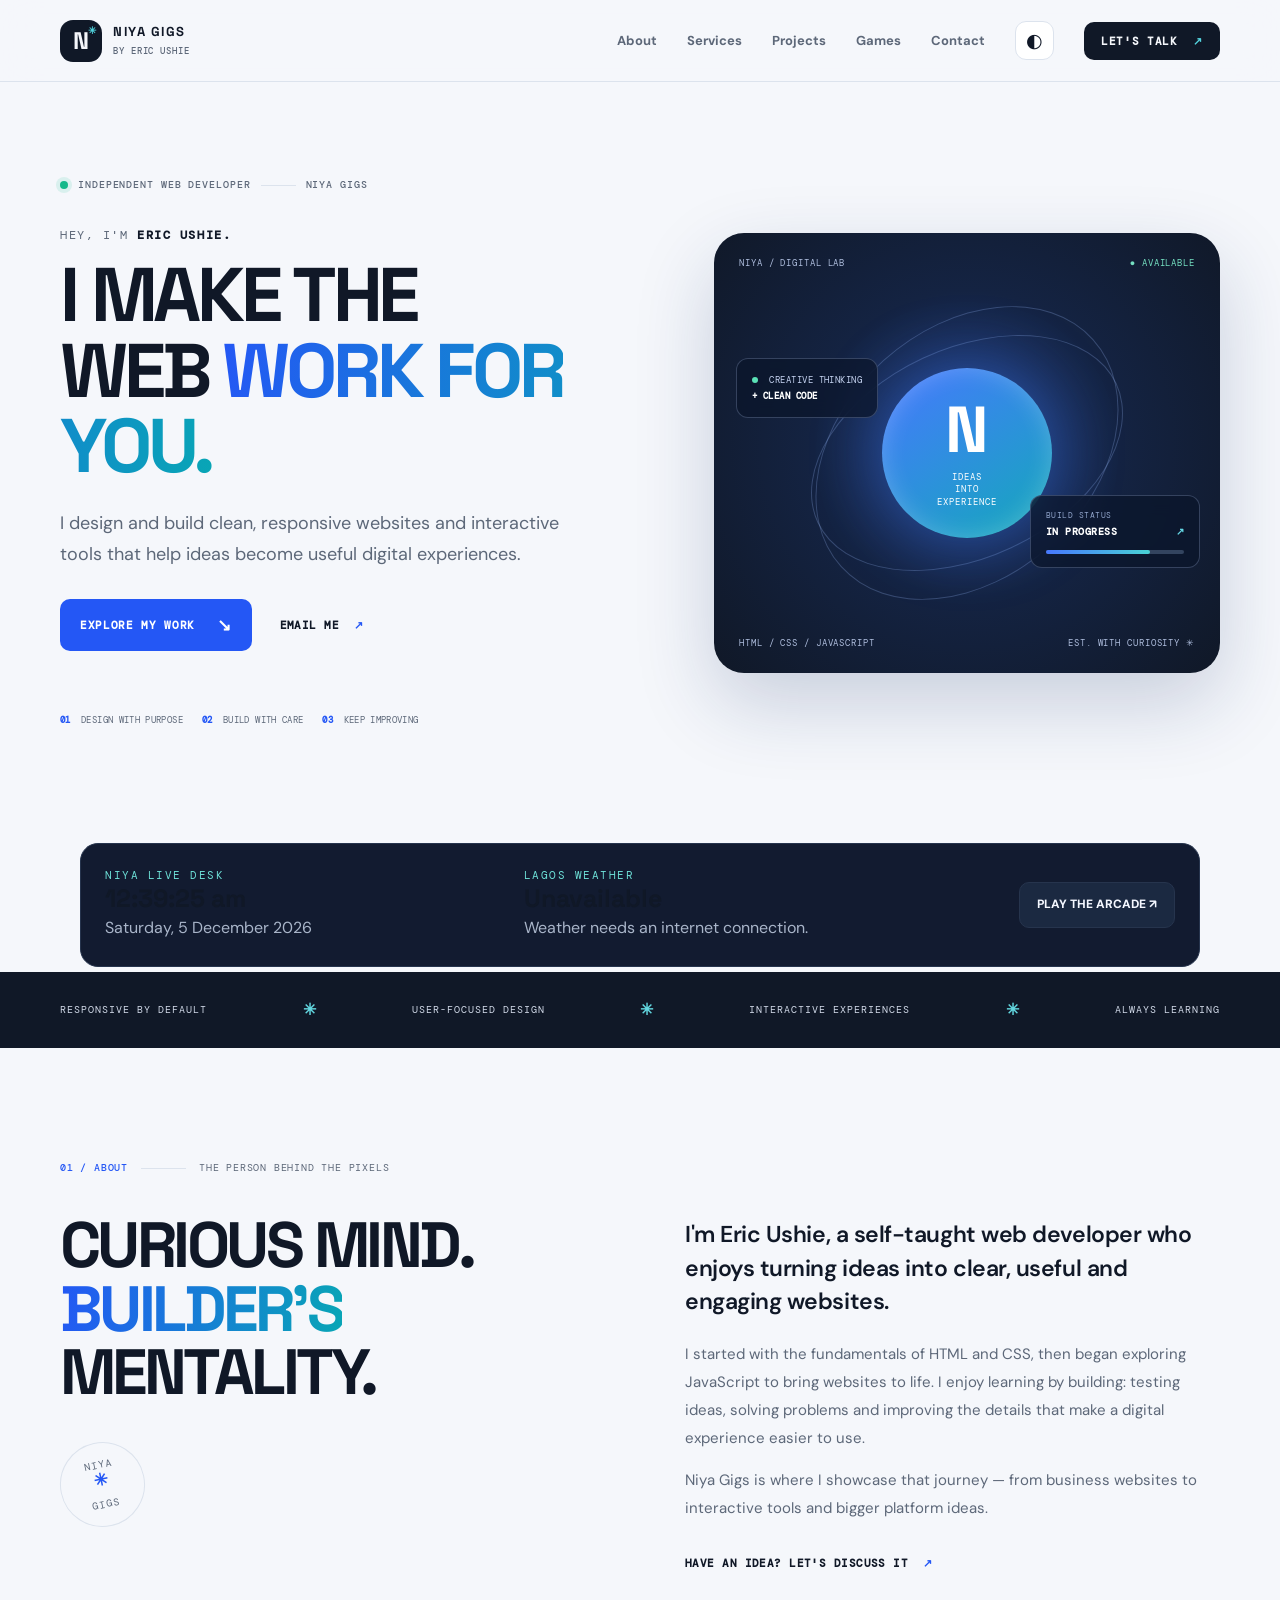
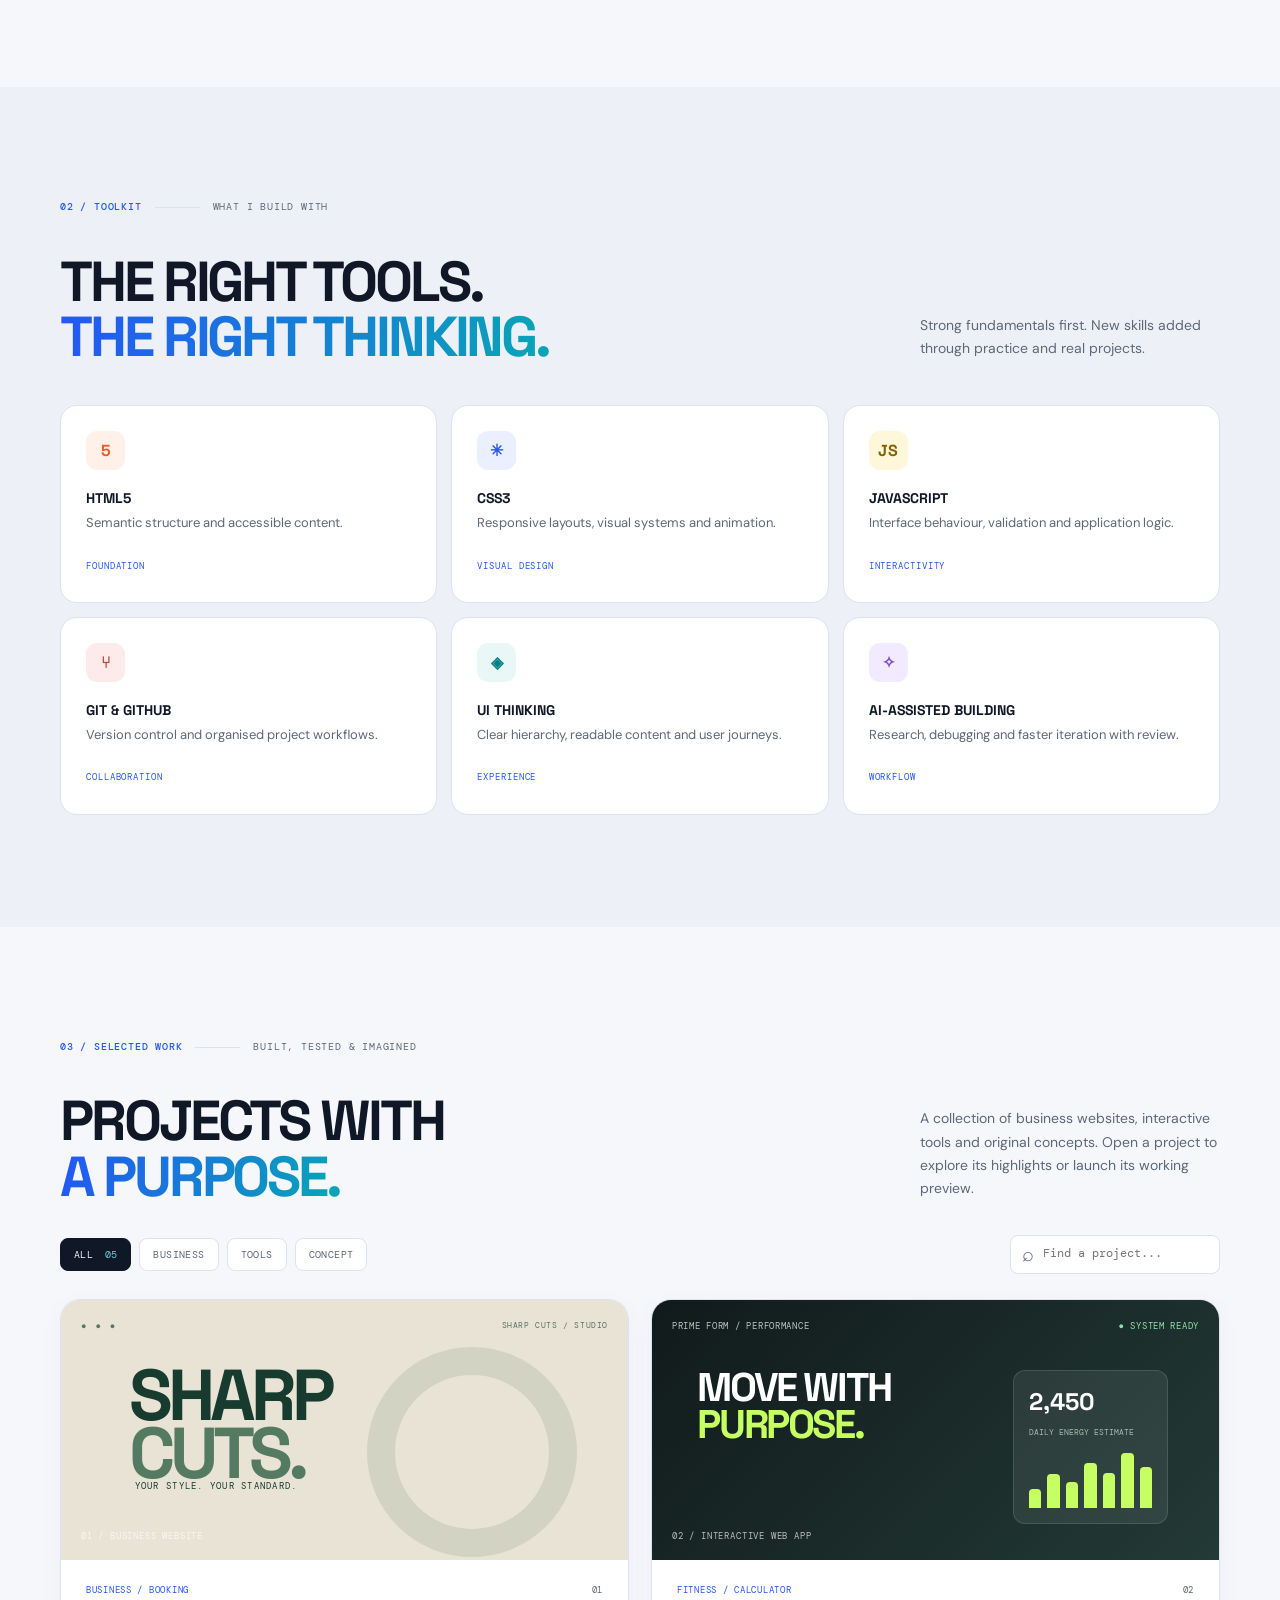
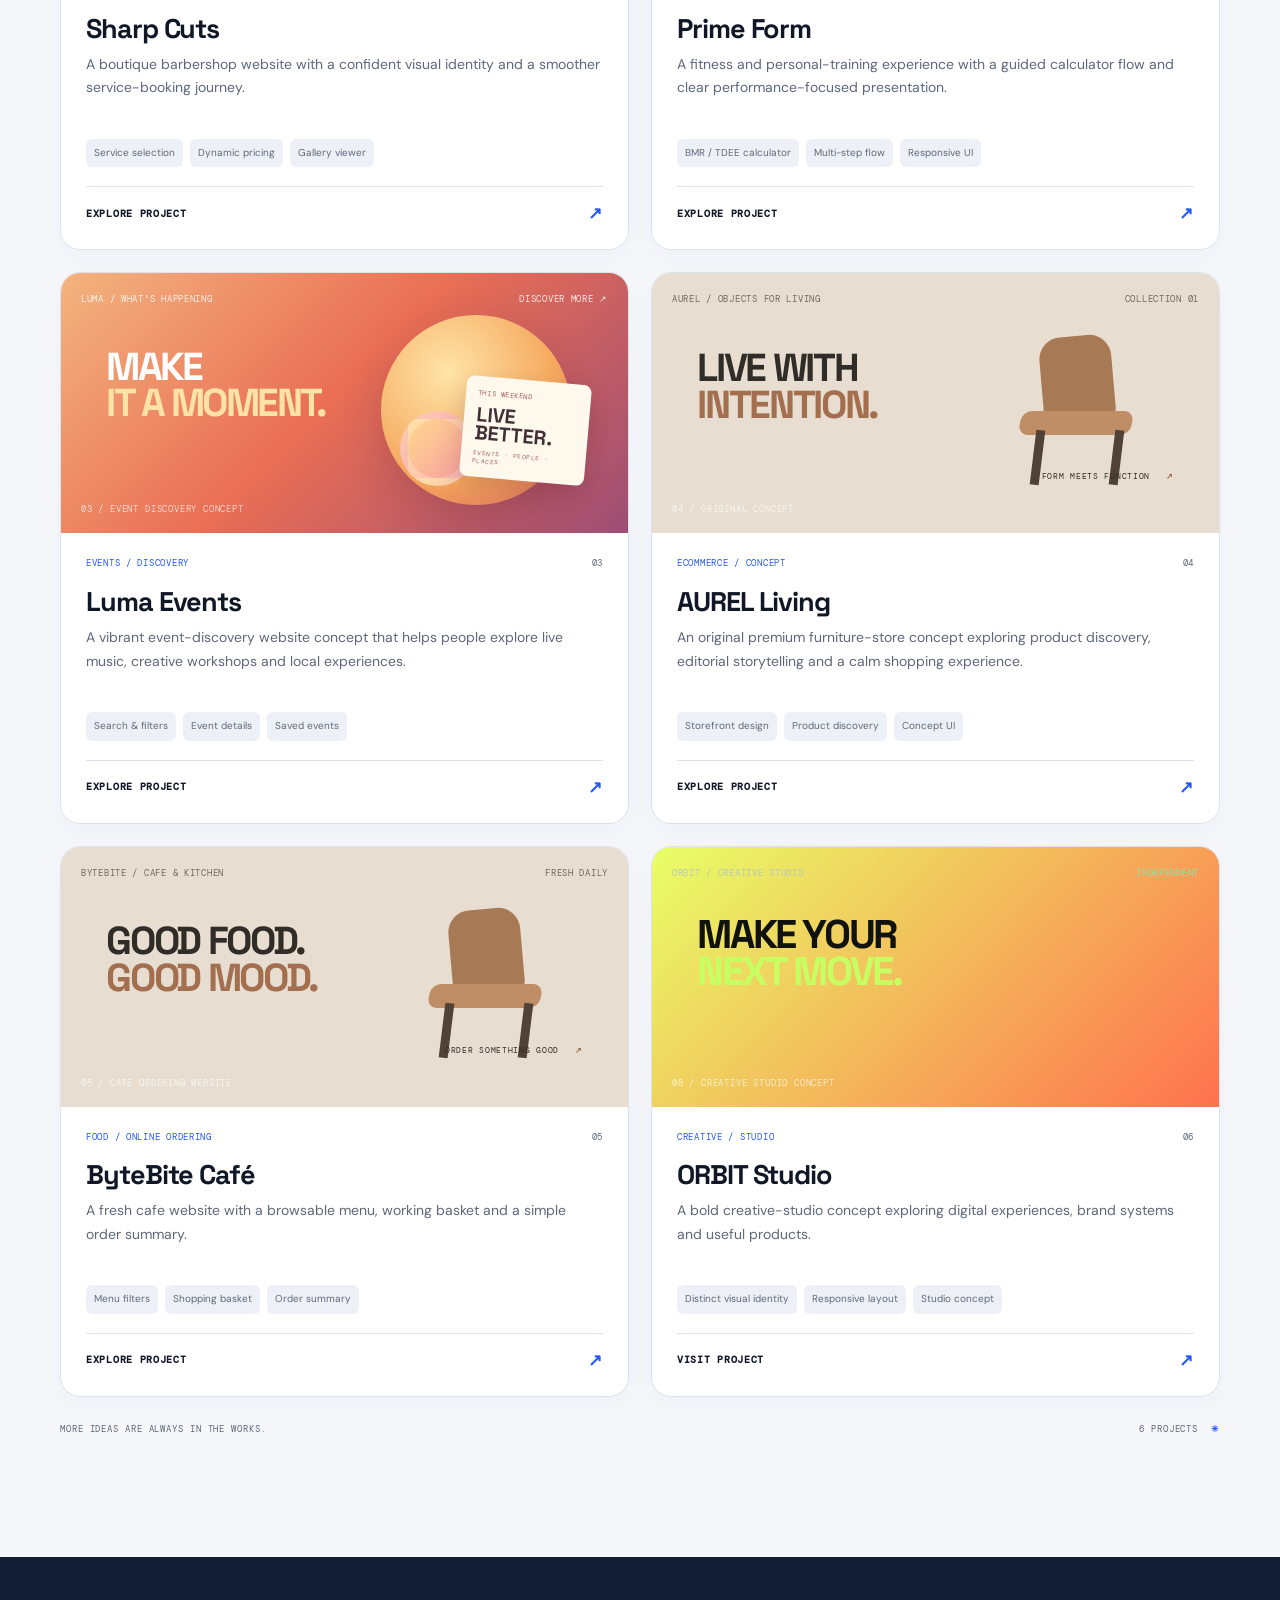
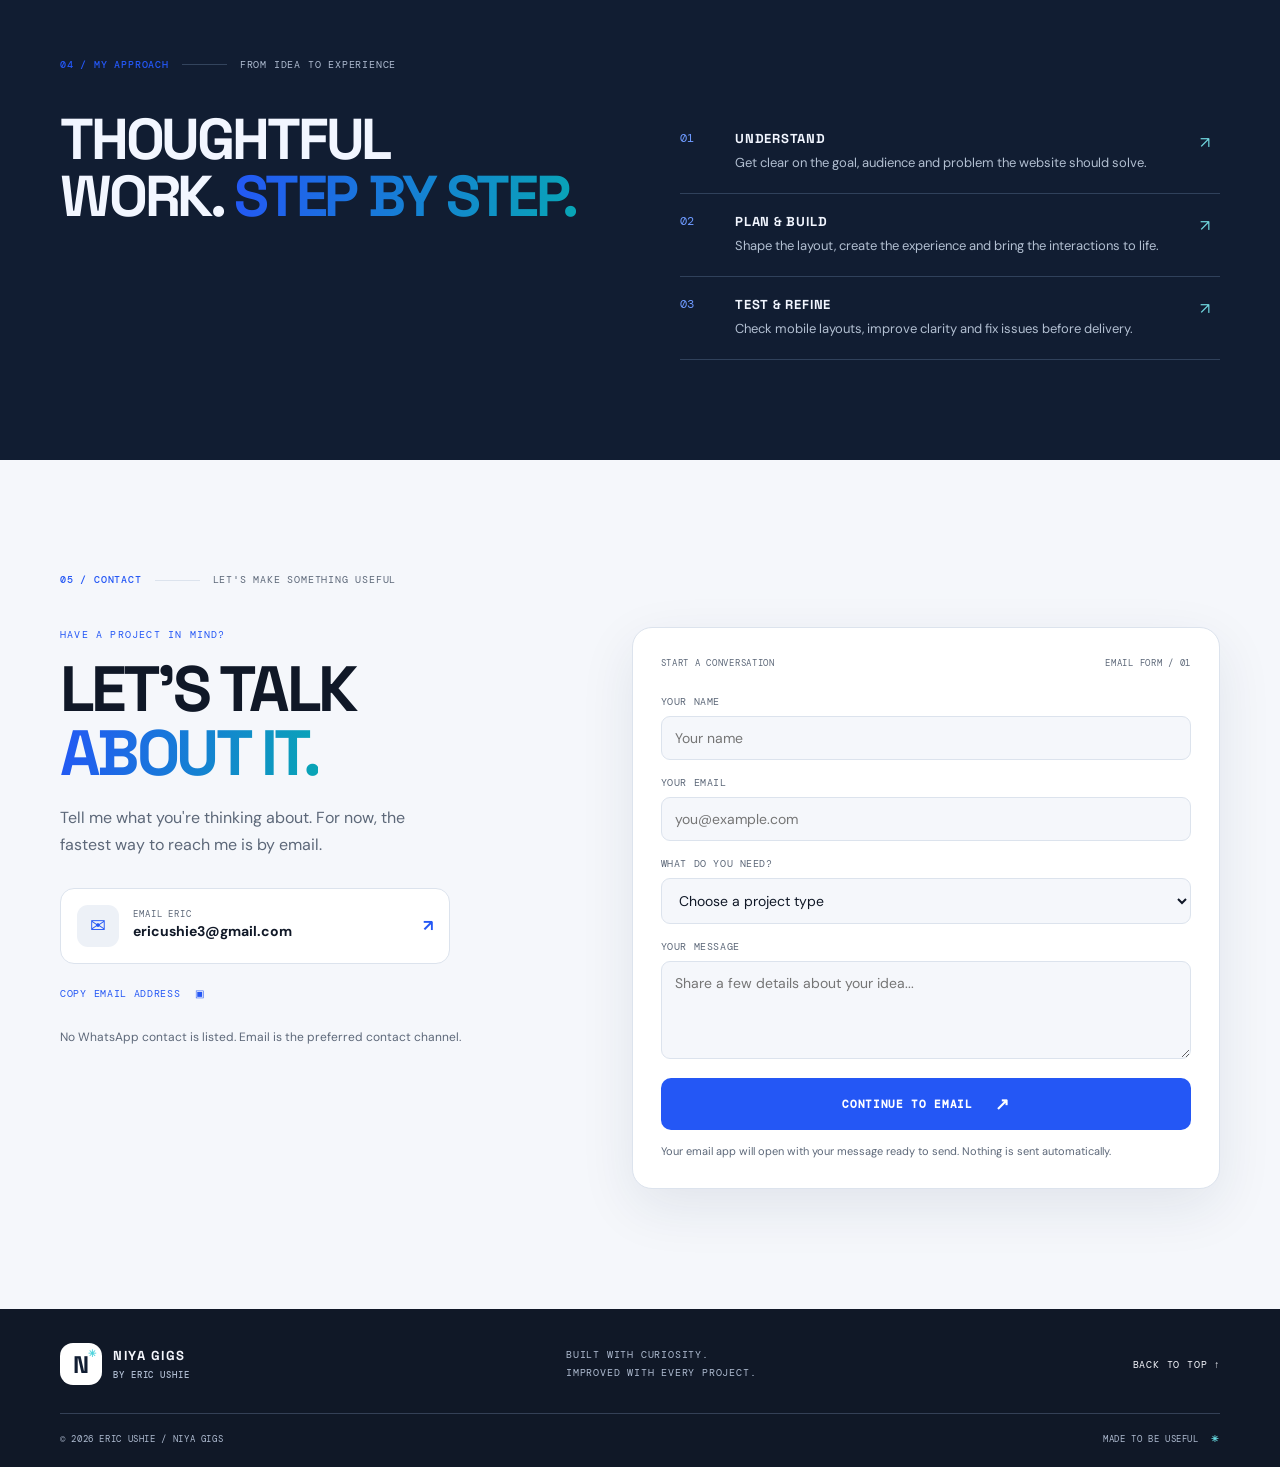
<file: index.html>
<!DOCTYPE html>
<html lang="en">
<head>
  <meta charset="UTF-8">
  <meta name="viewport" content="width=device-width, initial-scale=1">
  <meta name="theme-color" content="#f5f7fb">
  <meta name="description" content="Niya Gigs — the portfolio of Eric Ushie, showcasing thoughtful websites, useful tools and digital experiences.">
  <title>Eric Ushie — Niya Gigs | Web Developer</title>
  <link rel="preconnect" href="https://fonts.googleapis.com">
  <link rel="preconnect" href="https://fonts.gstatic.com" crossorigin>
  <link href="https://fonts.googleapis.com/css2?family=DM+Mono:wght@400;500&family=DM+Sans:wght@400;500;600;700;800&family=Space+Grotesk:wght@400;500;600;700&display=swap" rel="stylesheet">
  <link rel="stylesheet" href="style.css">
  <link rel="stylesheet" href="extras.css">
  <script src="script.js" defer></script>
  <script src="portfolio-extra.js" defer></script>
</head>
<body>
  <div class="reading-progress" id="reading-progress" aria-hidden="true"></div>
  <header class="site-header">
    <a class="brand" href="#home" aria-label="Niya Gigs home">
      <span class="brand-symbol">N<span>✳</span></span>
      <span class="brand-copy">NIYA GIGS<small>BY ERIC USHIE</small></span>
    </a>
    <button class="menu-toggle" id="menu-toggle" aria-label="Open navigation" aria-expanded="false" aria-controls="primary-nav"><span></span><span></span></button>
    <nav class="nav-links" id="primary-nav" aria-label="Main navigation">
      <a href="about.html">About</a><a href="services.html">Services</a><a href="#work">Projects</a><a href="games.html">Games</a><a href="#contact">Contact</a>
      <button class="theme-toggle" id="theme-toggle" type="button" aria-label="Switch to dark theme" title="Switch theme">◐</button>
      <a class="nav-cta" href="#contact">LET'S TALK <span>↗</span></a>
    </nav>
  </header>

  <main id="home">
    <section class="hero wrap">
      <div class="hero-content">
        <div class="eyebrow"><span class="live-dot"></span> INDEPENDENT WEB DEVELOPER <i></i> NIYA GIGS</div>
        <p class="hero-intro">HEY, I'M <strong>ERIC USHIE.</strong></p>
        <h1>I MAKE THE<br>WEB <span class="gradient-text">WORK FOR YOU.</span></h1>
        <p class="hero-summary">I design and build clean, responsive websites and interactive tools that help ideas become useful digital experiences.</p>
        <div class="hero-actions">
          <a class="button primary-button" href="#work">EXPLORE MY WORK <span>↘</span></a>
          <a class="text-link" href="mailto:ericushie3@gmail.com">EMAIL ME <span>↗</span></a>
        </div>
        <div class="hero-meta"><span><b>01</b> DESIGN WITH PURPOSE</span><span><b>02</b> BUILD WITH CARE</span><span><b>03</b> KEEP IMPROVING</span></div>
      </div>
      <div class="hero-visual" aria-label="Decorative abstract interface illustration">
        <div class="visual-top"><span>NIYA / DIGITAL LAB</span><span class="visual-live">● AVAILABLE</span></div>
        <div class="visual-orbit orbit-one"></div><div class="visual-orbit orbit-two"></div>
        <div class="visual-core"><span>N</span><small>IDEAS<br>INTO<br>EXPERIENCE</small></div>
        <div class="floating-card card-code"><span class="mini-dot"></span> CREATIVE THINKING<br><b>+ CLEAN CODE</b></div>
        <div class="floating-card card-build"><small>BUILD STATUS</small><strong>IN PROGRESS <i>↗</i></strong><div class="build-line"><span></span></div></div>
        <div class="visual-bottom"><span>HTML / CSS / JAVASCRIPT</span><span>EST. WITH CURIOSITY ✳</span></div>
      </div>
    </section>

    <section class="x-wrap" style="padding:25px 0 5px"><div class="x-panel" style="display:flex;gap:20px;align-items:center;justify-content:space-between;flex-wrap:wrap"><div><div class="x-kicker">NIYA LIVE DESK</div><strong id="live-clock" style="font:700 25px 'Space Grotesk'">--:--:--</strong><div id="live-date" class="x-muted">Loading local date…</div></div><div><div class="x-kicker">LAGOS WEATHER</div><strong id="weather-temp" style="font:700 25px 'Space Grotesk'">Checking…</strong><div id="weather-desc" class="x-muted">Current conditions · Lagos, Nigeria</div></div><a class="x-btn secondary" href="games.html">PLAY THE ARCADE ↗</a></div></section>

    <section class="trust-strip" aria-label="Development values"><div class="wrap trust-inner"><span>RESPONSIVE BY DEFAULT</span><b>✳</b><span>USER-FOCUSED DESIGN</span><b>✳</b><span>INTERACTIVE EXPERIENCES</span><b>✳</b><span>ALWAYS LEARNING</span></div></section>

    <section class="section wrap about-section" id="about">
      <div class="section-kicker"><span>01 / ABOUT</span><i></i><span>THE PERSON BEHIND THE PIXELS</span></div>
      <div class="about-grid">
        <div><h2>CURIOUS MIND.<br><span class="gradient-text">BUILDER'S</span><br>MENTALITY.</h2><div class="about-stamp">NIYA<br><b>✳</b><br>GIGS</div></div>
        <div class="about-copy">
          <p class="large-copy">I'm Eric Ushie, a self-taught web developer who enjoys turning ideas into clear, useful and engaging websites.</p>
          <p>I started with the fundamentals of HTML and CSS, then began exploring JavaScript to bring websites to life. I enjoy learning by building: testing ideas, solving problems and improving the details that make a digital experience easier to use.</p>
          <p>Niya Gigs is where I showcase that journey — from business websites to interactive tools and bigger platform ideas.</p>
          <a class="inline-arrow" href="#contact">HAVE AN IDEA? LET'S DISCUSS IT <span>↗</span></a>
        </div>
      </div>
    </section>

    <section class="section skills-section" id="skills">
      <div class="wrap">
        <div class="section-kicker"><span>02 / TOOLKIT</span><i></i><span>WHAT I BUILD WITH</span></div>
        <div class="section-heading-row"><h2>THE RIGHT TOOLS.<br><span class="gradient-text">THE RIGHT THINKING.</span></h2><p>Strong fundamentals first. New skills added through practice and real projects.</p></div>
        <div class="skills-grid">
          <article class="skill-card"><span class="skill-icon html-icon">5</span><h3>HTML5</h3><p>Semantic structure and accessible content.</p><small>FOUNDATION</small></article>
          <article class="skill-card"><span class="skill-icon css-icon">✳</span><h3>CSS3</h3><p>Responsive layouts, visual systems and animation.</p><small>VISUAL DESIGN</small></article>
          <article class="skill-card"><span class="skill-icon js-icon">JS</span><h3>JAVASCRIPT</h3><p>Interface behaviour, validation and application logic.</p><small>INTERACTIVITY</small></article>
          <article class="skill-card"><span class="skill-icon git-icon">⑂</span><h3>GIT & GITHUB</h3><p>Version control and organised project workflows.</p><small>COLLABORATION</small></article>
          <article class="skill-card"><span class="skill-icon design-icon">◈</span><h3>UI THINKING</h3><p>Clear hierarchy, readable content and user journeys.</p><small>EXPERIENCE</small></article>
          <article class="skill-card"><span class="skill-icon build-icon">✧</span><h3>AI-ASSISTED BUILDING</h3><p>Research, debugging and faster iteration with review.</p><small>WORKFLOW</small></article>
        </div>
      </div>
    </section>

    <section class="section wrap work-section" id="work">
      <div class="section-kicker"><span>03 / SELECTED WORK</span><i></i><span>BUILT, TESTED & IMAGINED</span></div>
      <div class="section-heading-row work-heading"><h2>PROJECTS WITH<br><span class="gradient-text">A PURPOSE.</span></h2><p>A collection of business websites, interactive tools and original concepts. Open a project to explore its highlights or launch its working preview.</p></div>
      <div class="project-controls">
        <div class="filter-list" role="group" aria-label="Filter projects">
          <button class="filter-button active" data-filter="all" aria-pressed="true">ALL <span>05</span></button>
          <button class="filter-button" data-filter="business" aria-pressed="false">BUSINESS</button>
          <button class="filter-button" data-filter="tools" aria-pressed="false">TOOLS</button>
          <button class="filter-button" data-filter="concept" aria-pressed="false">CONCEPT</button>
        </div>
        <label class="project-search"><span>⌕</span><input id="project-search" type="search" placeholder="Find a project..." aria-label="Search projects"></label>
      </div>
      <div class="projects-grid" id="projects-grid">
        <article class="project-card" data-category="business" data-search="sharp cuts barber barbershop grooming booking pricing services">
          <div class="project-art sharp-art"><div class="art-browser"><span>● ● ●</span><small>SHARP CUTS / STUDIO</small></div><div class="sharp-word">SHARP<br><em>CUTS.</em></div><div class="sharp-caption">YOUR STYLE. YOUR STANDARD.</div><div class="sharp-arc"></div><span class="art-index">01 / BUSINESS WEBSITE</span></div>
          <div class="project-body"><div class="project-type"><span>BUSINESS / BOOKING</span><span>01</span></div><h3>Sharp Cuts</h3><p>A boutique barbershop website with a confident visual identity and a smoother service-booking journey.</p><div class="tag-row"><span>Service selection</span><span>Dynamic pricing</span><span>Gallery viewer</span></div><button class="details-button" data-project="sharp">EXPLORE PROJECT <span>↗</span></button></div>
        </article>
        <article class="project-card" data-category="tools" data-search="prime form fitness personal training bmr tdee calculator health dashboard">
          <div class="project-art prime-art"><div class="prime-top"><span>PRIME FORM / PERFORMANCE</span><b>● SYSTEM READY</b></div><div class="prime-title">MOVE WITH<br><i>PURPOSE.</i></div><div class="prime-stat"><strong>2,450</strong><small>DAILY ENERGY ESTIMATE</small><div class="stat-bars"><i></i><i></i><i></i><i></i><i></i><i></i><i></i></div></div><span class="art-index">02 / INTERACTIVE WEB APP</span></div>
          <div class="project-body"><div class="project-type"><span>FITNESS / CALCULATOR</span><span>02</span></div><h3>Prime Form</h3><p>A fitness and personal-training experience with a guided calculator flow and clear performance-focused presentation.</p><div class="tag-row"><span>BMR / TDEE calculator</span><span>Multi-step flow</span><span>Responsive UI</span></div><button class="details-button" data-project="prime">EXPLORE PROJECT <span>↗</span></button></div>
        </article>
        <article class="project-card" data-category="concept" data-search="luma events event discovery concerts workshops experiences tickets city">
          <div class="project-art luma-art"><div class="luma-top"><span>LUMA / WHAT'S HAPPENING</span><span>DISCOVER MORE ↗</span></div><div class="luma-title">MAKE<br><i>IT A MOMENT.</i></div><div class="luma-orb orb-a"></div><div class="luma-orb orb-b"></div><div class="luma-ticket"><small>THIS WEEKEND</small><b>LIVE<br>BETTER.</b><span>EVENTS · PEOPLE · PLACES</span></div><span class="art-index">03 / EVENT DISCOVERY CONCEPT</span></div>
          <div class="project-body"><div class="project-type"><span>EVENTS / DISCOVERY</span><span>03</span></div><h3>Luma Events</h3><p>A vibrant event-discovery website concept that helps people explore live music, creative workshops and local experiences.</p><div class="tag-row"><span>Search & filters</span><span>Event details</span><span>Saved events</span></div><button class="details-button" data-project="luma">EXPLORE PROJECT <span>↗</span></button></div>
        </article>
        <article class="project-card" data-category="concept" data-search="aurel furniture ecommerce store concept product shopping storefront design">
          <div class="project-art aurel-art"><div class="aurel-top"><span>AUREL / OBJECTS FOR LIVING</span><span>COLLECTION 01</span></div><div class="aurel-title">LIVE WITH<br><i>INTENTION.</i></div><div class="aurel-chair"><div class="chair-back"></div><div class="chair-seat"></div><div class="chair-leg leg-a"></div><div class="chair-leg leg-b"></div></div><div class="aurel-foot">FORM MEETS FUNCTION <b>↗</b></div><span class="art-index">04 / ORIGINAL CONCEPT</span></div>
          <div class="project-body"><div class="project-type"><span>ECOMMERCE / CONCEPT</span><span>04</span></div><h3>AUREL Living</h3><p>An original premium furniture-store concept exploring product discovery, editorial storytelling and a calm shopping experience.</p><div class="tag-row"><span>Storefront design</span><span>Product discovery</span><span>Concept UI</span></div><button class="details-button" data-project="aurel">EXPLORE PROJECT <span>↗</span></button></div>
        </article>

        <article class="project-card" data-category="business" data-search="bytebite cafe restaurant food menu ordering cart checkout">
          <div class="project-art aurel-art bytebite-art"><div class="aurel-top"><span>BYTEBITE / CAFE & KITCHEN</span><span>FRESH DAILY</span></div><div class="aurel-title">GOOD FOOD.<br><i>GOOD MOOD.</i></div><div class="aurel-chair"><div class="chair-back"></div><div class="chair-seat"></div><div class="chair-leg leg-a"></div><div class="chair-leg leg-b"></div></div><div class="aurel-foot">ORDER SOMETHING GOOD <b>↗</b></div><span class="art-index">05 / CAFE ORDERING WEBSITE</span></div>
          <div class="project-body"><div class="project-type"><span>FOOD / ONLINE ORDERING</span><span>05</span></div><h3>ByteBite Café</h3><p>A fresh cafe website with a browsable menu, working basket and a simple order summary.</p><div class="tag-row"><span>Menu filters</span><span>Shopping basket</span><span>Order summary</span></div><button class="details-button" data-project="bytebite">EXPLORE PROJECT <span>↗</span></button></div>
        </article>
        <article class="project-card" data-category="concept" data-search="orbit studio creative agency digital experiences branding design website">
          <div class="project-art" style="background:linear-gradient(135deg,#e8ff67,#ff714f);color:#10120e"><div class="prime-top"><span>ORBIT / CREATIVE STUDIO</span><b>INDEPENDENT</b></div><div class="prime-title">MAKE YOUR<br><i>NEXT MOVE.</i></div><span class="art-index">06 / CREATIVE STUDIO CONCEPT</span></div>
          <div class="project-body"><div class="project-type"><span>CREATIVE / STUDIO</span><span>06</span></div><h3>ORBIT Studio</h3><p>A bold creative-studio concept exploring digital experiences, brand systems and useful products.</p><div class="tag-row"><span>Distinct visual identity</span><span>Responsive layout</span><span>Studio concept</span></div><a class="details-button" href="orbit-studio.html">VISIT PROJECT <span>↗</span></a></div>
        </article>
      </div>
      <p class="no-results" id="no-results" hidden>No projects match that search. Try another word or filter.</p>
      <div class="work-note"><span>MORE IDEAS ARE ALWAYS IN THE WORKS.</span><span id="project-total">06 PROJECTS <b>✳</b></span></div>
    </section>

    <section class="process-section">
      <div class="wrap process-wrap">
        <div class="section-kicker"><span>04 / MY APPROACH</span><i></i><span>FROM IDEA TO EXPERIENCE</span></div>
        <div class="process-layout"><h2>THOUGHTFUL<br>WORK. <span class="gradient-text">STEP BY STEP.</span></h2>
          <div class="process-list">
            <article><b>01</b><div><h3>UNDERSTAND</h3><p>Get clear on the goal, audience and problem the website should solve.</p></div><span>↗</span></article>
            <article><b>02</b><div><h3>PLAN & BUILD</h3><p>Shape the layout, create the experience and bring the interactions to life.</p></div><span>↗</span></article>
            <article><b>03</b><div><h3>TEST & REFINE</h3><p>Check mobile layouts, improve clarity and fix issues before delivery.</p></div><span>↗</span></article>
          </div>
        </div>
      </div>
    </section>

    <section class="section wrap contact-section" id="contact">
      <div class="section-kicker"><span>05 / CONTACT</span><i></i><span>LET'S MAKE SOMETHING USEFUL</span></div>
      <div class="contact-layout">
        <div class="contact-copy"><p class="contact-overline">HAVE A PROJECT IN MIND?</p><h2>LET'S TALK<br><span class="gradient-text">ABOUT IT.</span></h2><p>Tell me what you're thinking about. For now, the fastest way to reach me is by email.</p>
          <a class="email-card" href="mailto:ericushie3@gmail.com"><span class="email-icon">✉</span><span><small>EMAIL ERIC</small><strong>ericushie3@gmail.com</strong></span><b>↗</b></a>
          <button class="copy-email" id="copy-email" type="button">COPY EMAIL ADDRESS <span>▣</span></button>
          <p class="contact-note">No WhatsApp contact is listed. Email is the preferred contact channel.</p>
        </div>
        <form class="contact-form" id="contact-form">
          <div class="form-top"><span>START A CONVERSATION</span><span>EMAIL FORM / 01</span></div>
          <label>YOUR NAME<input name="name" required maxlength="80" autocomplete="name" placeholder="Your name"></label>
          <label>YOUR EMAIL<input name="email" type="email" required maxlength="120" autocomplete="email" placeholder="you@example.com"></label>
          <label>WHAT DO YOU NEED?<select name="project" required><option value="">Choose a project type</option><option>Business website</option><option>Portfolio website</option><option>Web application / tool</option><option>Website improvement</option><option>Something else</option></select></label>
          <label>YOUR MESSAGE<textarea name="message" required minlength="10" maxlength="2000" rows="4" placeholder="Share a few details about your idea..."></textarea></label>
          <button class="button primary-button send-button" type="submit">CONTINUE TO EMAIL <span>↗</span></button>
          <p class="form-hint" id="form-hint" role="status" aria-live="polite">Your email app will open with your message ready to send. Nothing is sent automatically.</p>
        </form>
      </div>
    </section>
  </main>

  <footer class="site-footer"><div class="wrap footer-main"><a class="brand" href="#home"><span class="brand-symbol">N<span>✳</span></span><span class="brand-copy">NIYA GIGS<small>BY ERIC USHIE</small></span></a><p>BUILT WITH CURIOSITY.<br>IMPROVED WITH EVERY PROJECT.</p><a href="#home" class="back-top">BACK TO TOP ↑</a></div><div class="wrap footer-bottom"><span>© <span id="year"></span> ERIC USHIE / NIYA GIGS</span><span>MADE TO BE USEFUL <b>✳</b></span></div></footer>

  <dialog class="project-dialog" id="project-dialog" aria-labelledby="dialog-title">
    <div class="dialog-top"><span>PROJECT NOTES / NIYA GIGS</span><button class="dialog-close" id="dialog-close" aria-label="Close project details">×</button></div>
    <p class="dialog-kicker" id="dialog-kicker"></p><h2 id="dialog-title"></h2><p class="dialog-description" id="dialog-description"></p>
    <h3>HIGHLIGHTS</h3><ul id="dialog-highlights"></ul>
    <p class="dialog-disclaimer" id="dialog-disclaimer"></p>
    <div class="dialog-actions"><a class="button primary-button" href="#contact" id="dialog-contact">DISCUSS A SIMILAR PROJECT <span>↗</span></a><a class="button preview-button" id="dialog-demo" href="#" target="_blank" rel="noopener" hidden>OPEN PROJECT PREVIEW <span>↗</span></a></div>
  </dialog>
  <div class="toast" id="toast" role="status" aria-live="polite"></div>
</body>
</html>
</file>
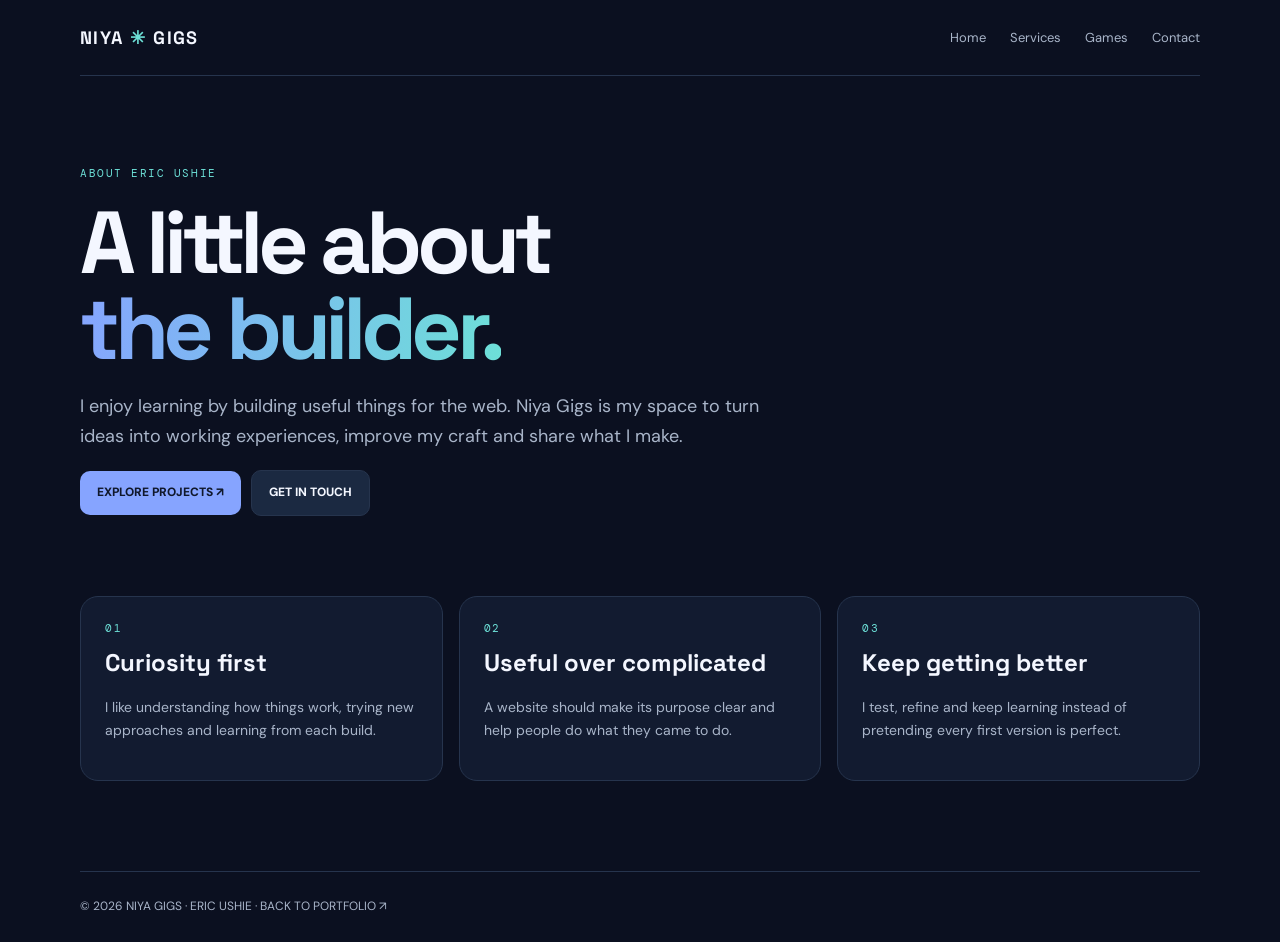
<file: about.html>
<!DOCTYPE html><html lang="en"><head><meta charset="UTF-8"><meta name="viewport" content="width=device-width,initial-scale=1"><title>A little about <span class="x-gradient">the builder.</span> | Niya Gigs</title><link rel="stylesheet" href="extras.css"></head><body class="extra-page"><header class="x-wrap x-nav"><a class="x-brand" href="index.html">NIYA <span>✳</span> GIGS</a><nav class="x-links"><a href="index.html">Home</a><a href="services.html">Services</a><a href="games.html">Games</a><a href="index.html#contact">Contact</a></nav></header><main class="x-wrap"><section class="x-hero"><div class="x-kicker">ABOUT ERIC USHIE</div><h1>A little about<br><span class="x-gradient">the builder.</span></h1><p class="x-lead">I enjoy learning by building useful things for the web. Niya Gigs is my space to turn ideas into working experiences, improve my craft and share what I make.</p><div class="x-row"><a class="x-btn" href="index.html#work">EXPLORE PROJECTS ↗</a><a class="x-btn secondary" href="index.html#contact">GET IN TOUCH</a></div></section><section class="x-grid"><article class="x-card"><div class="x-kicker">01</div><h2>Curiosity first</h2><p>I like understanding how things work, trying new approaches and learning from each build.</p></article><article class="x-card"><div class="x-kicker">02</div><h2>Useful over complicated</h2><p>A website should make its purpose clear and help people do what they came to do.</p></article><article class="x-card"><div class="x-kicker">03</div><h2>Keep getting better</h2><p>I test, refine and keep learning instead of pretending every first version is perfect.</p></article></section></main><footer class="x-wrap x-footer">© <span id="year"></span> NIYA GIGS · ERIC USHIE · <a href="index.html">BACK TO PORTFOLIO ↗</a></footer><script>document.getElementById('year').textContent=new Date().getFullYear()</script></body></html>
</file>
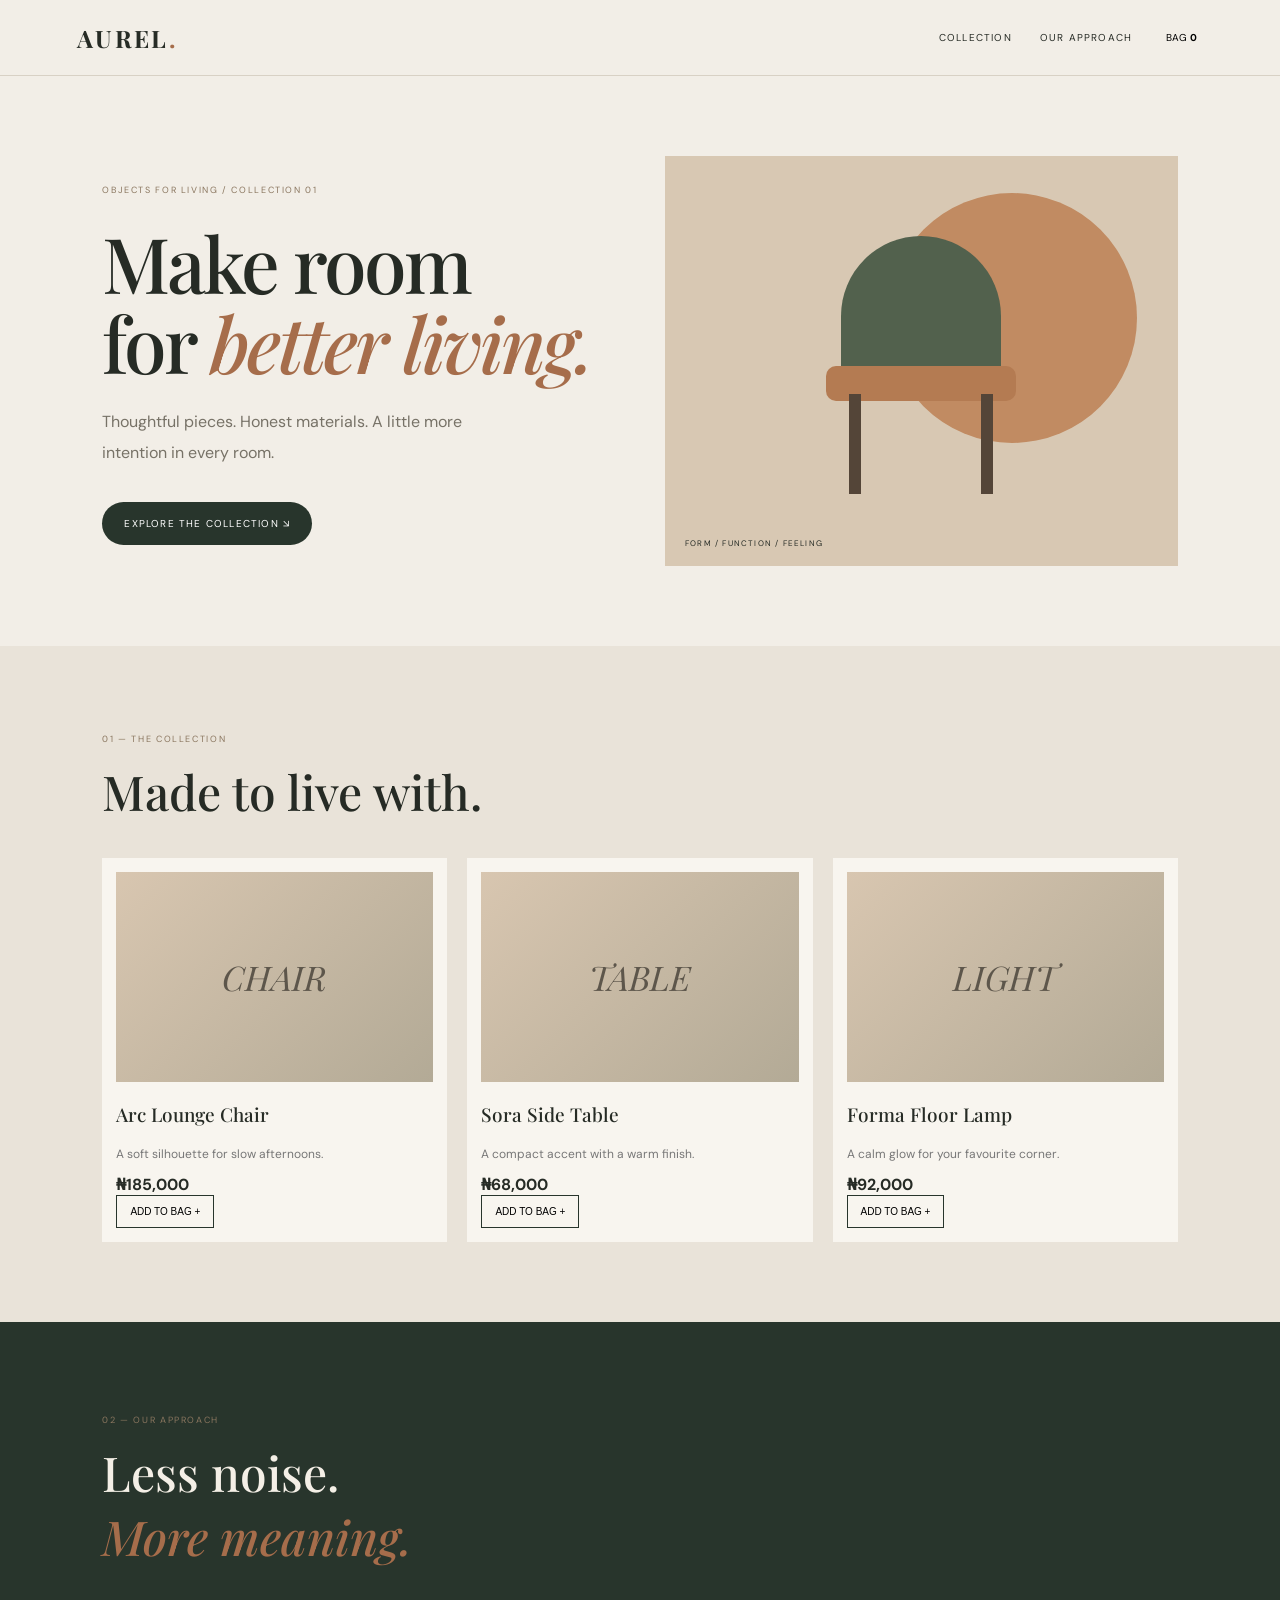
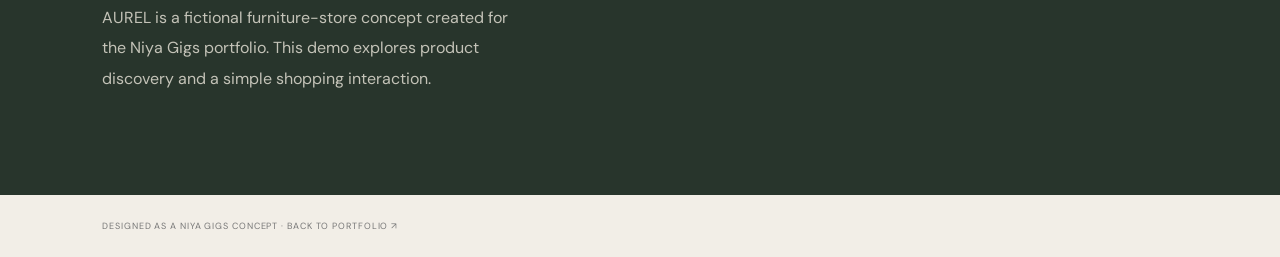
<file: aurel-living.html>
<!DOCTYPE html><html lang="en"><head><meta charset="UTF-8"><meta name="viewport" content="width=device-width,initial-scale=1"><title>AUREL Living — Objects for living</title><link rel="stylesheet" href="aurel.css"><script src="aurel.js" defer></script></head><body><header><a class="logo" href="aurel-living.html">AUREL<span>.</span></a><nav><a href="#collection">COLLECTION</a><a href="#story">OUR APPROACH</a><button id="cart-open">BAG <b id="cart-count">0</b></button></nav></header><main><section class="hero"><div><small>OBJECTS FOR LIVING / COLLECTION 01</small><h1>Make room<br>for <i>better living.</i></h1><p>Thoughtful pieces. Honest materials. A little more intention in every room.</p><a class="pill" href="#collection">EXPLORE THE COLLECTION ↘</a></div><div class="hero-art"><div class="sun"></div><div class="chair"><i></i><b></b><em></em></div><span>FORM / FUNCTION / FEELING</span></div></section><section id="collection" class="collection"><small>01 — THE COLLECTION</small><h2>Made to live with.</h2><div class="products" id="products"></div></section><section id="story" class="story"><small>02 — OUR APPROACH</small><h2>Less noise.<br><i>More meaning.</i></h2><p>AUREL is a fictional furniture-store concept created for the Niya Gigs portfolio. This demo explores product discovery and a simple shopping interaction.</p></section></main><dialog id="cart"><form method="dialog"><button class="close">×</button></form><small>YOUR BAG</small><h2>Selected pieces</h2><div id="cart-items"></div><p id="cart-total">Total: ₦0</p><button id="checkout" class="pill">PREPARE ENQUIRY ↗</button><p class="note">Demo only — no payment is collected.</p></dialog><footer>DESIGNED AS A NIYA GIGS CONCEPT · <a href="index.html">BACK TO PORTFOLIO ↗</a></footer></body></html>
</file>
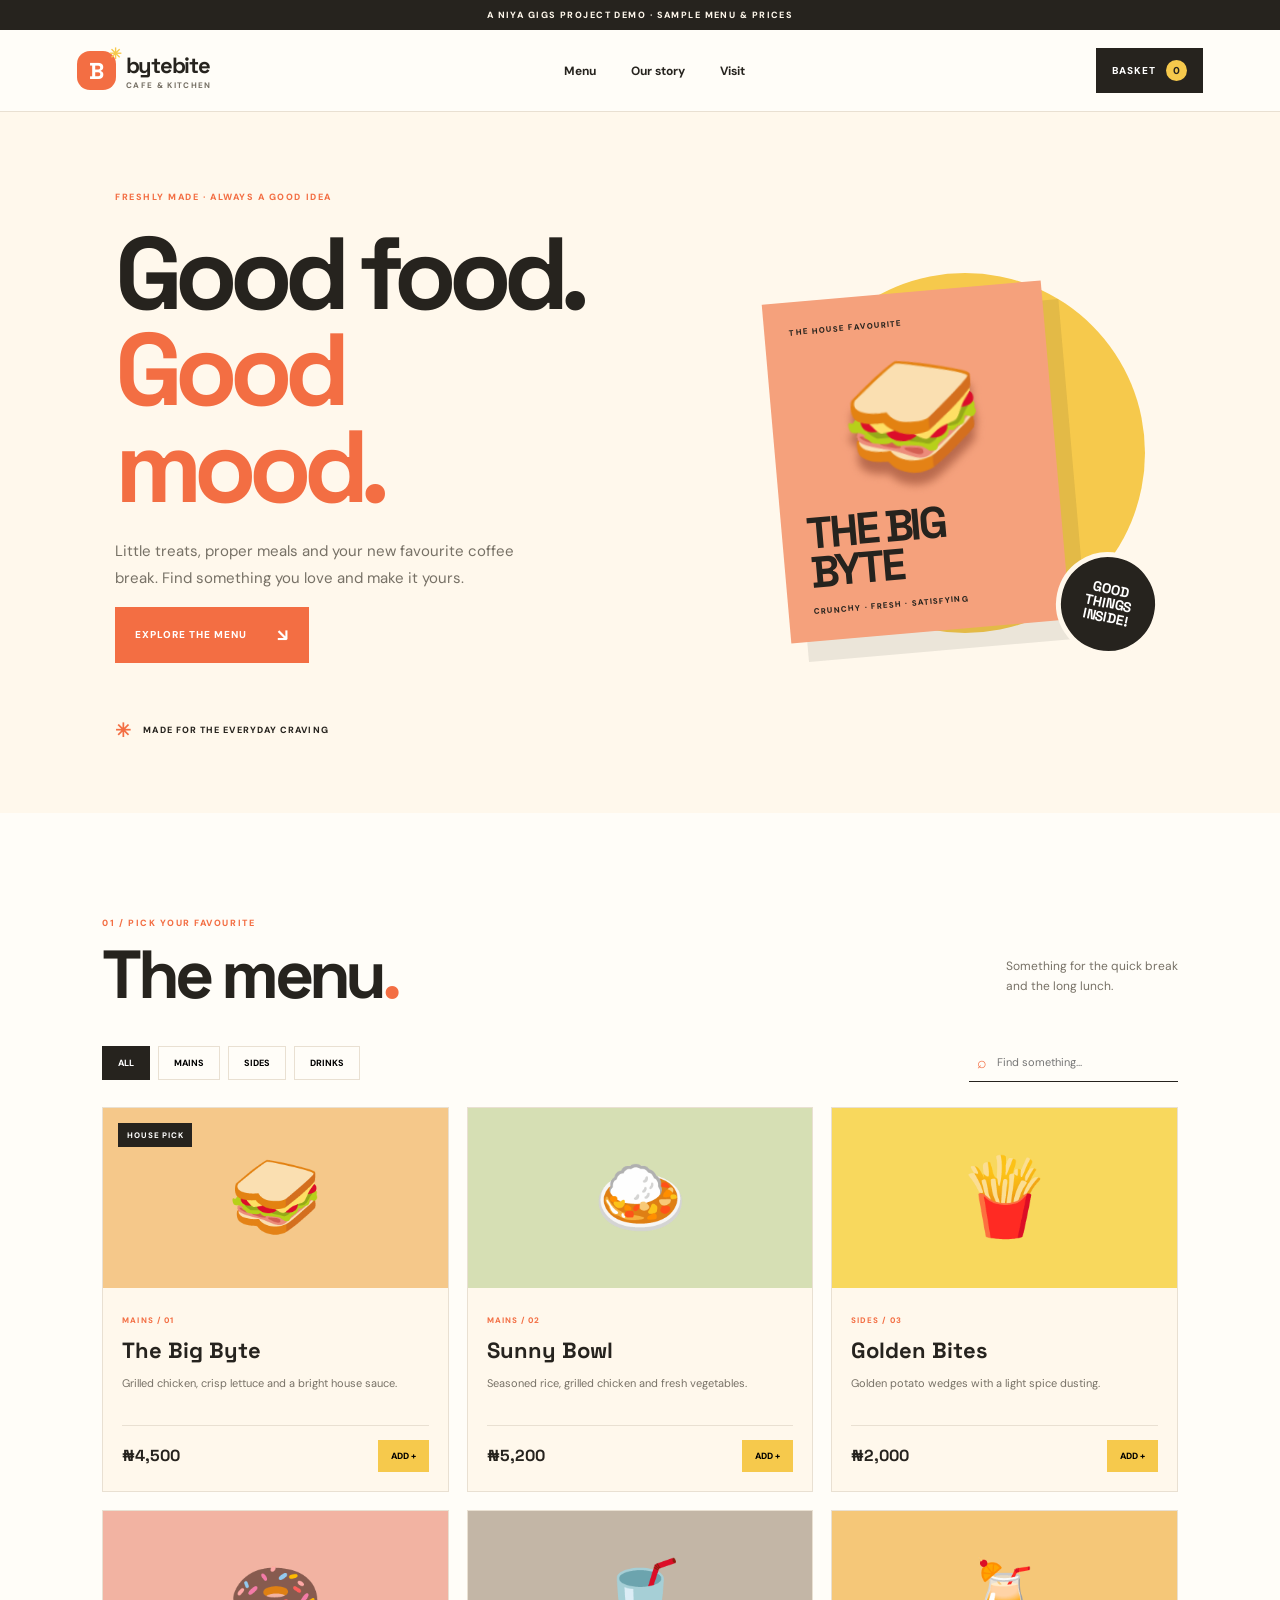
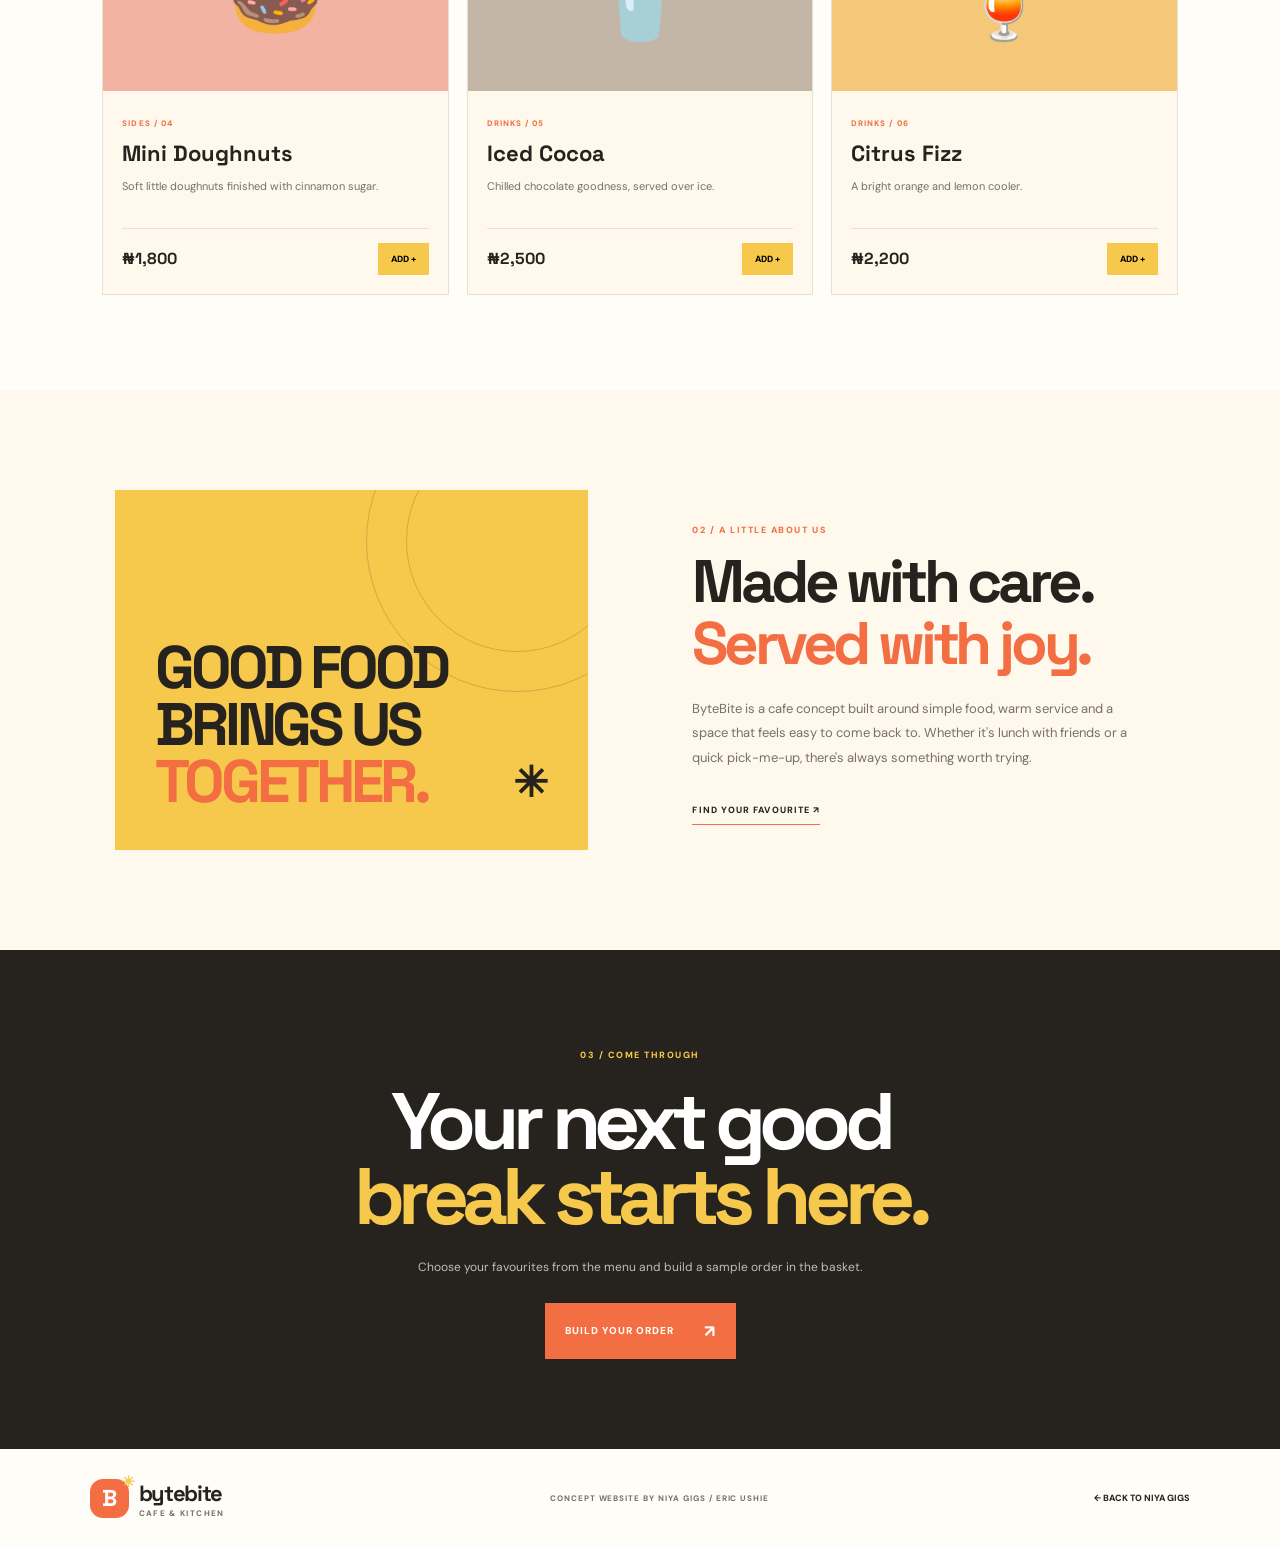
<file: bytebite.html>
<!doctype html>
<html lang="en">
<head>
  <meta charset="utf-8"><meta name="viewport" content="width=device-width,initial-scale=1">
  <meta name="theme-color" content="#fff8ec"><meta name="description" content="ByteBite Café — good food, easy ordering.">
  <title>ByteBite Café — Good Food, Good Mood</title>
  <link rel="preconnect" href="https://fonts.googleapis.com"><link rel="preconnect" href="https://fonts.gstatic.com" crossorigin>
  <link href="https://fonts.googleapis.com/css2?family=DM+Sans:wght@400;500;600;700;800&family=Space+Grotesk:wght@500;600;700&display=swap" rel="stylesheet">
  <link rel="stylesheet" href="bytebite.css"><script src="bytebite.js" defer></script>
</head>
<body>
  <div class="demo-strip">A NIYA GIGS PROJECT DEMO · SAMPLE MENU & PRICES</div>
  <header class="site-header"><a class="brand" href="#home"><span class="brand-icon">B<span>✳</span></span><span>bytebite<small>CAFE & KITCHEN</small></span></a><nav id="site-nav"><a href="#menu">Menu</a><a href="#story">Our story</a><a href="#visit">Visit</a></nav><button class="cart-trigger" id="cart-trigger" aria-label="Open basket">BASKET <span id="cart-count">0</span></button><button class="menu-toggle" id="menu-toggle" aria-label="Open menu" aria-expanded="false">☰</button></header>
  <main id="home">
    <section class="hero"><div class="hero-copy"><p class="eyebrow">FRESHLY MADE · ALWAYS A GOOD IDEA</p><h1>Good food.<br><em>Good mood.</em></h1><p>Little treats, proper meals and your new favourite coffee break. Find something you love and make it yours.</p><a class="primary-button" href="#menu">EXPLORE THE MENU <span>↘</span></a><div class="hero-note"><span>✳</span> MADE FOR THE EVERYDAY CRAVING</div></div><div class="hero-visual"><div class="hero-circle"></div><div class="food-card"><span>THE HOUSE FAVOURITE</span><div class="food-emoji">🥪</div><strong>THE BIG<br>BYTE</strong><small>CRUNCHY · FRESH · SATISFYING</small></div><div class="sticker">GOOD<br>THINGS<br>INSIDE!</div></div></section>
    <section class="menu-section" id="menu"><div class="section-head"><div><p class="eyebrow">01 / PICK YOUR FAVOURITE</p><h2>The menu<span>.</span></h2></div><p>Something for the quick break<br>and the long lunch.</p></div><div class="menu-toolbar"><div class="filters" role="group" aria-label="Filter menu"><button class="active" data-filter="all" aria-pressed="true">ALL</button><button data-filter="mains" aria-pressed="false">MAINS</button><button data-filter="sides" aria-pressed="false">SIDES</button><button data-filter="drinks" aria-pressed="false">DRINKS</button></div><label class="search-box">⌕ <input id="menu-search" type="search" placeholder="Find something..." aria-label="Search menu"></label></div><div class="menu-grid" id="menu-grid">
      <article class="menu-card" data-category="mains" data-name="the big byte chicken sandwich"><div class="menu-art art-sandwich">🥪<span>HOUSE PICK</span></div><div class="menu-info"><div><small>MAINS / 01</small><h3>The Big Byte</h3><p>Grilled chicken, crisp lettuce and a bright house sauce.</p></div><div class="menu-bottom"><b>₦4,500</b><button data-add="big-byte">ADD +</button></div></div></article>
      <article class="menu-card" data-category="mains" data-name="sunny bowl rice chicken"><div class="menu-art art-bowl">🍛</div><div class="menu-info"><div><small>MAINS / 02</small><h3>Sunny Bowl</h3><p>Seasoned rice, grilled chicken and fresh vegetables.</p></div><div class="menu-bottom"><b>₦5,200</b><button data-add="sunny-bowl">ADD +</button></div></div></article>
      <article class="menu-card" data-category="sides" data-name="golden bites potato wedges"><div class="menu-art art-fries">🍟</div><div class="menu-info"><div><small>SIDES / 03</small><h3>Golden Bites</h3><p>Golden potato wedges with a light spice dusting.</p></div><div class="menu-bottom"><b>₦2,000</b><button data-add="golden-bites">ADD +</button></div></div></article>
      <article class="menu-card" data-category="sides" data-name="mini doughnuts sweet snack"><div class="menu-art art-donut">🍩</div><div class="menu-info"><div><small>SIDES / 04</small><h3>Mini Doughnuts</h3><p>Soft little doughnuts finished with cinnamon sugar.</p></div><div class="menu-bottom"><b>₦1,800</b><button data-add="mini-doughnuts">ADD +</button></div></div></article>
      <article class="menu-card" data-category="drinks" data-name="iced cocoa chocolate drink"><div class="menu-art art-cocoa">🥤</div><div class="menu-info"><div><small>DRINKS / 05</small><h3>Iced Cocoa</h3><p>Chilled chocolate goodness, served over ice.</p></div><div class="menu-bottom"><b>₦2,500</b><button data-add="iced-cocoa">ADD +</button></div></div></article>
      <article class="menu-card" data-category="drinks" data-name="citrus fizz orange lemonade"><div class="menu-art art-citrus">🍹</div><div class="menu-info"><div><small>DRINKS / 06</small><h3>Citrus Fizz</h3><p>A bright orange and lemon cooler.</p></div><div class="menu-bottom"><b>₦2,200</b><button data-add="citrus-fizz">ADD +</button></div></div></article>
    </div><p class="empty-state" id="empty-state" hidden>No menu items found. Try another search.</p></section>
    <section class="story-section" id="story"><div class="story-art"><span>GOOD FOOD<br>BRINGS US<br><i>TOGETHER.</i></span><b>✳</b></div><div class="story-copy"><p class="eyebrow">02 / A LITTLE ABOUT US</p><h2>Made with care.<br><em>Served with joy.</em></h2><p>ByteBite is a cafe concept built around simple food, warm service and a space that feels easy to come back to. Whether it's lunch with friends or a quick pick-me-up, there's always something worth trying.</p><a href="#menu">FIND YOUR FAVOURITE ↗</a></div></section>
    <section class="visit-section" id="visit"><p class="eyebrow">03 / COME THROUGH</p><h2>Your next good<br><em>break starts here.</em></h2><p>Choose your favourites from the menu and build a sample order in the basket.</p><button class="primary-button" id="visit-order">BUILD YOUR ORDER <span>↗</span></button></section>
  </main>
  <footer><a class="brand" href="#home"><span class="brand-icon">B<span>✳</span></span><span>bytebite<small>CAFE & KITCHEN</small></span></a><span>CONCEPT WEBSITE BY NIYA GIGS / ERIC USHIE</span><a href="index.html">← BACK TO NIYA GIGS</a></footer>
  <div class="drawer-backdrop" id="drawer-backdrop"></div><aside class="cart-drawer" id="cart-drawer" aria-label="Your basket" aria-hidden="true"><div class="drawer-head"><div><p class="eyebrow">YOUR PICKS</p><h2>Your basket<span>.</span></h2></div><button id="close-cart" aria-label="Close basket">×</button></div><div class="cart-items" id="cart-items"><p class="cart-empty">Your basket is empty. Add something tasty.</p></div><div class="cart-footer"><div class="total-row"><span>SUBTOTAL</span><strong id="cart-total">₦0</strong></div><button class="checkout-button" id="checkout-button">VIEW ORDER SUMMARY ↗</button><small>This is a demo basket. No payment or real order is processed.</small></div></aside>
  <dialog id="order-dialog"><button class="dialog-close" id="close-order" aria-label="Close">×</button><p class="eyebrow">ORDER SUMMARY / DEMO</p><h2>Looking good<span>.</span></h2><div id="order-summary"></div><p class="summary-note">Sample order only — no payment is collected and no order is sent to a real cafe.</p><button class="primary-button" id="copy-order">COPY ORDER SUMMARY ↗</button></dialog><div class="toast" id="toast" role="status" aria-live="polite"></div>
</body></html>
</file>
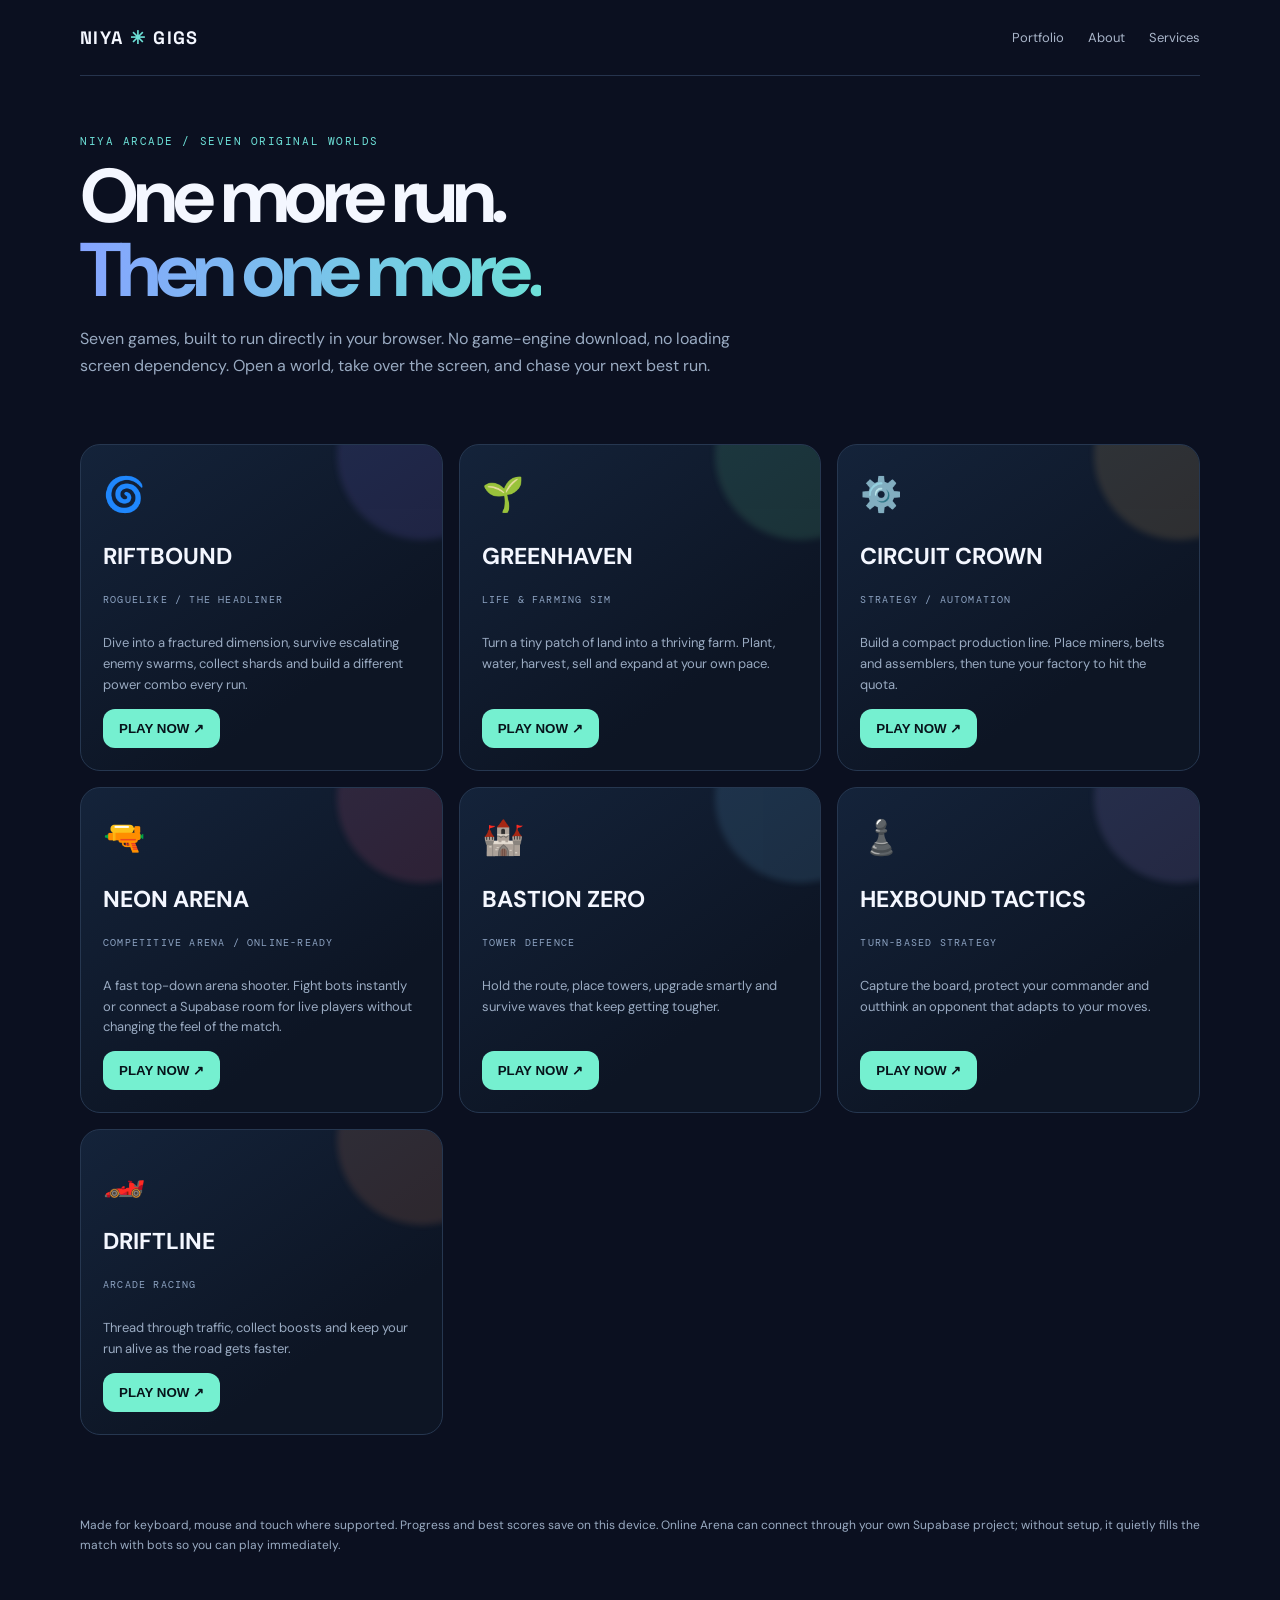
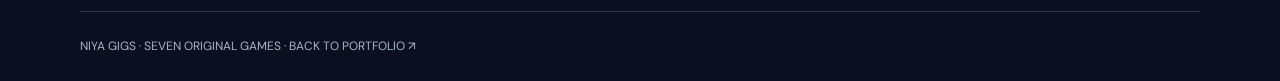
<file: games.html>
<!doctype html>
<html lang="en">
<head>
<meta charset="utf-8"><meta name="viewport" content="width=device-width,initial-scale=1,viewport-fit=cover"><meta name="theme-color" content="#070b16">
<title>Niya Arcade — Seven worlds. One more run.</title>
<link rel="stylesheet" href="extras.css">
<style>
:root{color-scheme:dark;--bg:#070b16;--panel:#101a2b;--line:#263750;--muted:#9aabc2;--mint:#75f0d0;--violet:#a99bff}*{box-sizing:border-box}body{background:var(--bg);color:#f4f7ff}.arcade-hero{padding:58px 0 24px}.arcade-hero h1{font-size:clamp(42px,7vw,76px);line-height:.98;letter-spacing:-.06em;margin:12px 0}.arcade-hero p{max-width:690px;color:var(--muted);font-size:16px;line-height:1.7}.arcade-grid{display:grid;grid-template-columns:repeat(3,minmax(0,1fr));gap:16px;margin:25px 0 80px}.game-card{border:1px solid var(--line);background:linear-gradient(145deg,#14233a,#0d1524 70%);border-radius:20px;padding:22px;min-height:245px;display:flex;flex-direction:column;position:relative;overflow:hidden}.game-card:before{content:"";position:absolute;width:170px;height:170px;border-radius:50%;right:-65px;top:-75px;background:var(--glow,#75f0d0);opacity:.13;filter:blur(3px)}.game-card .emoji{font-size:34px}.game-card h2{font-size:23px;margin:15px 0 7px}.game-card p{color:var(--muted);font-size:13px;line-height:1.6;flex:1}.game-card .meta{font:10px 'DM Mono',monospace;letter-spacing:.12em;color:#8da3c2;margin:10px 0 14px}.play-btn,.ui-btn{border:0;border-radius:12px;padding:12px 16px;background:var(--mint);color:#07131a;font-weight:900;cursor:pointer}.play-btn:hover,.ui-btn:hover{filter:brightness(1.1);transform:translateY(-1px)}.game-card button{align-self:flex-start}.arcade-note{color:var(--muted);font-size:12px;margin:0 0 55px;line-height:1.7}.game-overlay{position:fixed;inset:0;z-index:9999;background:#050914;display:none;flex-direction:column;padding:env(safe-area-inset-top) 0 env(safe-area-inset-bottom);}.game-overlay.open{display:flex}.game-top{height:62px;flex:none;display:flex;align-items:center;gap:12px;padding:0 18px;border-bottom:1px solid #263750;background:#0b1322}.game-top strong{font-size:14px;letter-spacing:.08em}.game-top .spacer{flex:1}.game-top .hud{font:11px 'DM Mono',monospace;color:#b9c9df}.game-top button{background:#1a2940;color:#f5f7ff;border:1px solid #344864;border-radius:9px;padding:9px 12px;cursor:pointer}.game-stage{position:relative;flex:1;min-height:0;display:grid;place-items:center;overflow:hidden;background:radial-gradient(ellipse at 50% 45%,#14243b,#070b16 75%)}#game-canvas{display:block;width:100%;height:100%;max-width:1400px;max-height:900px;object-fit:contain;touch-action:none}.game-bottom{height:46px;flex:none;display:flex;align-items:center;justify-content:center;color:#8092ac;font:10px 'DM Mono',monospace;letter-spacing:.1em;border-top:1px solid #1e2d43}.game-message{position:absolute;left:50%;top:50%;transform:translate(-50%,-50%);width:min(460px,90vw);padding:25px;background:#0d1829f2;border:1px solid #3a5273;border-radius:20px;text-align:center;box-shadow:0 25px 90px #0009;display:none}.game-message.show{display:block}.game-message h2{font-size:28px;margin:0 0 8px}.game-message p{color:#a9bad0;line-height:1.6;font-size:13px}.game-message .choices{display:flex;gap:9px;justify-content:center;flex-wrap:wrap;margin-top:17px}.game-message button{border:0;border-radius:10px;padding:11px 14px;font-weight:800;cursor:pointer;background:var(--mint);color:#06131a}.game-message button.alt{background:#23334c;color:white}.touch-controls{position:absolute;bottom:18px;left:15px;right:15px;display:none;justify-content:space-between;pointer-events:none}.touch-controls button{pointer-events:auto;border:1px solid #7185a566;background:#17243bcc;color:white;border-radius:50%;width:58px;height:58px;font-size:20px;touch-action:none}.hidden{display:none!important}@media(max-width:850px){.arcade-grid{grid-template-columns:repeat(2,minmax(0,1fr))}.game-top{height:54px}.game-top .hud{display:none}}@media(max-width:560px){.arcade-grid{grid-template-columns:1fr}.game-card{min-height:210px}.arcade-hero{padding-top:35px}.touch-controls{display:flex}}
</style>
</head>
<body class="extra-page">
<header class="x-wrap x-nav"><a class="x-brand" href="index.html">NIYA <span>✳</span> GIGS</a><nav class="x-links"><a href="index.html">Portfolio</a><a href="about.html">About</a><a href="services.html">Services</a></nav></header>
<main class="x-wrap"><section class="arcade-hero"><div class="x-kicker">NIYA ARCADE / SEVEN ORIGINAL WORLDS</div><h1>One more run.<br><span class="x-gradient">Then one more.</span></h1><p>Seven games, built to run directly in your browser. No game-engine download, no loading screen dependency. Open a world, take over the screen, and chase your next best run.</p></section>
<section class="arcade-grid" id="game-grid"></section>
<p class="arcade-note">Made for keyboard, mouse and touch where supported. Progress and best scores save on this device. Online Arena can connect through your own Supabase project; without setup, it quietly fills the match with bots so you can play immediately.</p></main>
<footer class="x-wrap x-footer">NIYA GIGS · SEVEN ORIGINAL GAMES · <a href="index.html">BACK TO PORTFOLIO ↗</a></footer>
<div class="game-overlay" id="game-overlay" aria-hidden="true"><div class="game-top"><button id="exit-game">← ARCADE</button><strong id="game-title">RIFTBOUND</strong><span class="spacer"></span><span class="hud" id="game-hud">SCORE 0</span><button id="pause-game">Ⅱ PAUSE</button></div><div class="game-stage"><canvas id="game-canvas" width="1000" height="650"></canvas><div class="game-message" id="game-message"></div><div class="touch-controls" id="touch-controls"><button data-touch="left">◀</button><button data-touch="right">▶</button><button data-touch="up">▲</button><button data-touch="down">▼</button><button data-touch="action">●</button></div></div><div class="game-bottom" id="game-help">WASD MOVE · MOUSE AIM · CLICK ATTACK</div></div>
<script src="games.js"></script>
</body></html>
</file>
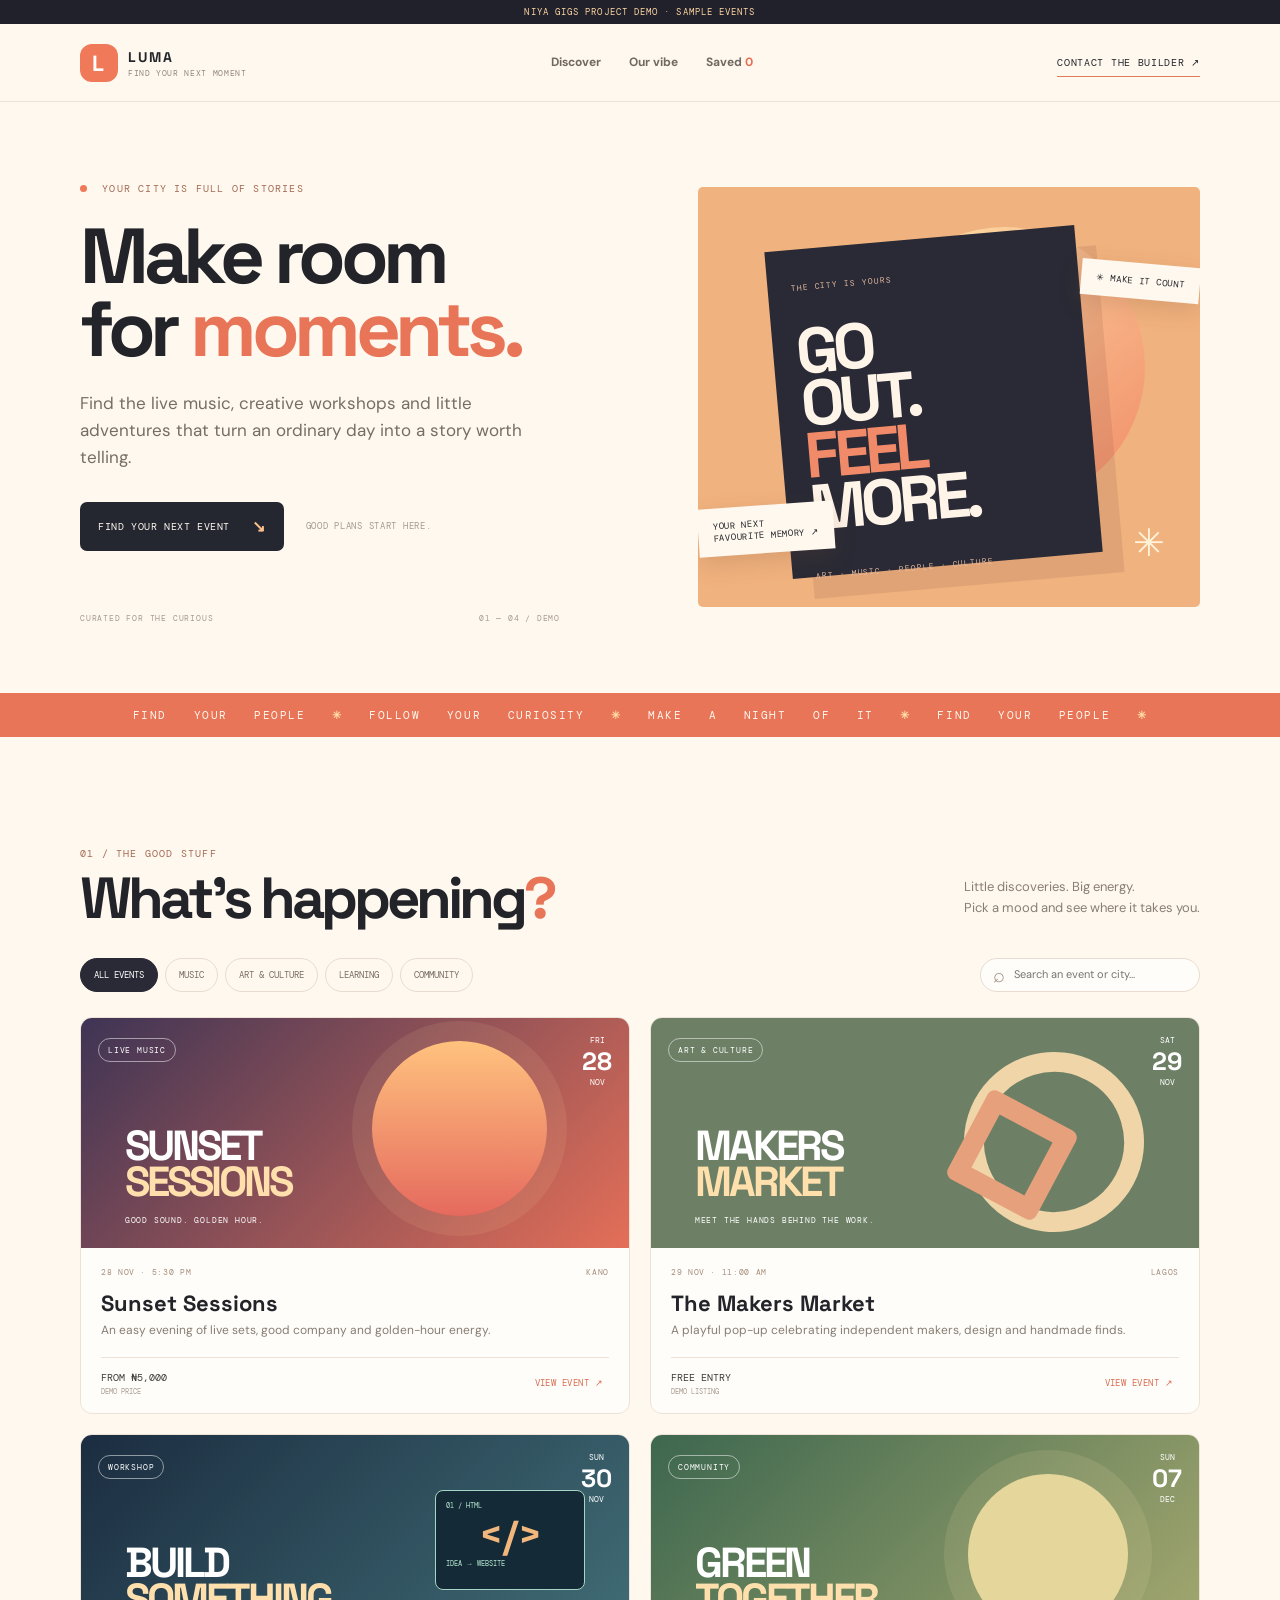
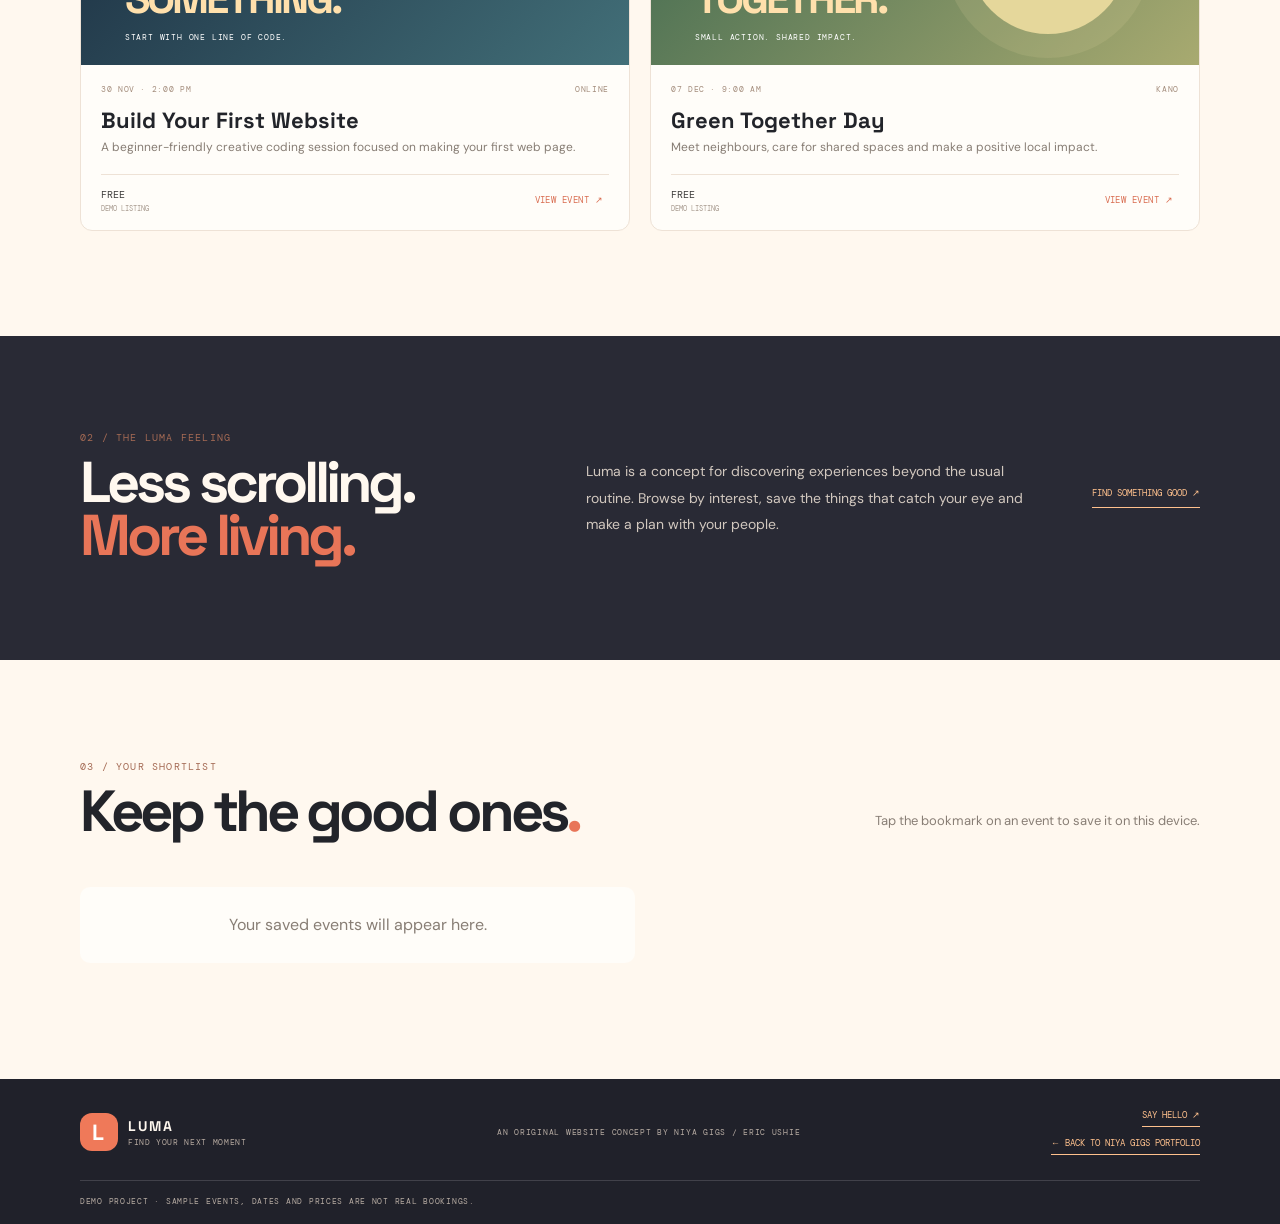
<file: luma-events.html>
<!doctype html>
<html lang="en">
<head>
<meta charset="utf-8"><meta name="viewport" content="width=device-width,initial-scale=1">
<meta name="theme-color" content="#fff8ef"><meta name="description" content="Luma Events — discover live music, creative workshops and experiences.">
<title>Luma Events — Find Your Next Moment</title>
<link rel="preconnect" href="https://fonts.googleapis.com"><link rel="preconnect" href="https://fonts.gstatic.com" crossorigin>
<link href="https://fonts.googleapis.com/css2?family=DM+Mono:wght@400;500&family=DM+Sans:wght@400;500;600;700;800&family=Space+Grotesk:wght@500;600;700&display=swap" rel="stylesheet">
<link rel="stylesheet" href="luma-events.css"><script src="luma-events.js" defer></script>
</head>
<body>
<div class="demo-ribbon">NIYA GIGS PROJECT DEMO · SAMPLE EVENTS</div>
<header class="header"><a class="logo" href="#top"><span class="logo-icon">L</span><span>LUMA<small>FIND YOUR NEXT MOMENT</small></span></a><nav><a href="#discover">Discover</a><a href="#about">Our vibe</a><a href="#saved">Saved <b id="saved-count">0</b></a></nav><a class="host-link" href="mailto:ericushie3@gmail.com?subject=Luma%20Events%20demo">CONTACT THE BUILDER ↗</a><button class="mobile-menu" id="mobile-menu" aria-label="Toggle navigation">☰</button></header>
<main id="top">
<section class="hero">
<div class="hero-copy"><p class="eyebrow"><span></span> YOUR CITY IS FULL OF STORIES</p><h1>Make room<br>for <em>moments.</em></h1><p>Find the live music, creative workshops and little adventures that turn an ordinary day into a story worth telling.</p><div class="hero-actions"><a class="primary" href="#discover">FIND YOUR NEXT EVENT <b>↘</b></a><span class="hero-note">GOOD PLANS START HERE.</span></div><div class="hero-foot"><span>CURATED FOR THE CURIOUS</span><span>01 — 04 / DEMO</span></div></div>
<div class="hero-art"><div class="sun"></div><div class="hero-poster"><small>THE CITY IS YOURS</small><strong>GO<br>OUT.<br><i>FEEL</i><br>MORE.</strong><span>ART · MUSIC · PEOPLE · CULTURE</span></div><div class="floating-note note-one">✳ MAKE IT COUNT</div><div class="floating-note note-two">YOUR NEXT<br>FAVOURITE MEMORY ↗</div><div class="scribble">✳</div></div>
</section>
<section class="ticker"><div>FIND YOUR PEOPLE <b>✳</b> FOLLOW YOUR CURIOSITY <b>✳</b> MAKE A NIGHT OF IT <b>✳</b> FIND YOUR PEOPLE <b>✳</b></div></section>
<section class="discover section-wrap" id="discover">
<div class="section-head"><div><p class="eyebrow">01 / THE GOOD STUFF</p><h2>What's happening<span>?</span></h2></div><p>Little discoveries. Big energy.<br>Pick a mood and see where it takes you.</p></div>
<div class="controls"><div class="filters" role="group" aria-label="Filter events"><button class="active" data-filter="all" aria-pressed="true">ALL EVENTS</button><button data-filter="music" aria-pressed="false">MUSIC</button><button data-filter="art" aria-pressed="false">ART & CULTURE</button><button data-filter="learning" aria-pressed="false">LEARNING</button><button data-filter="community" aria-pressed="false">COMMUNITY</button></div><label class="search"><span>⌕</span><input id="event-search" type="search" placeholder="Search an event or city..." aria-label="Search events"></label></div>
<div class="event-grid" id="event-grid">
<article class="event-card" data-category="music" data-search="sunset sessions live music rooftop kano lagos">
<div class="event-art sunset"><span class="event-label">LIVE MUSIC</span><span class="art-date">FRI<br><b>28</b><br>NOV</span><div class="sunset-disc"></div><strong>SUNSET<br><i>SESSIONS</i></strong><small>GOOD SOUND. GOLDEN HOUR.</small></div>
<div class="event-info"><div class="event-meta"><span>28 NOV · 5:30 PM</span><span>KANO</span></div><h3>Sunset Sessions</h3><p>An easy evening of live sets, good company and golden-hour energy.</p><div class="event-bottom"><span>FROM ₦5,000 <small>DEMO PRICE</small></span><button class="event-open" data-event="sunset">VIEW EVENT ↗</button></div></div></article>
<article class="event-card" data-category="art" data-search="makers market design art crafts creative lagos">
<div class="event-art makers"><span class="event-label">ART & CULTURE</span><span class="art-date">SAT<br><b>29</b><br>NOV</span><div class="maker-shape shape-one"></div><div class="maker-shape shape-two"></div><strong>MAKERS<br><i>MARKET</i></strong><small>MEET THE HANDS BEHIND THE WORK.</small></div>
<div class="event-info"><div class="event-meta"><span>29 NOV · 11:00 AM</span><span>LAGOS</span></div><h3>The Makers Market</h3><p>A playful pop-up celebrating independent makers, design and handmade finds.</p><div class="event-bottom"><span>FREE ENTRY <small>DEMO LISTING</small></span><button class="event-open" data-event="makers">VIEW EVENT ↗</button></div></div></article>
<article class="event-card" data-category="learning" data-search="build your first website coding workshop technology online">
<div class="event-art code"><span class="event-label">WORKSHOP</span><span class="art-date">SUN<br><b>30</b><br>NOV</span><div class="code-window"><span>01 / HTML</span><b>&lt;/&gt;</b><small>IDEA → WEBSITE</small></div><strong>BUILD<br><i>SOMETHING.</i></strong><small>START WITH ONE LINE OF CODE.</small></div>
<div class="event-info"><div class="event-meta"><span>30 NOV · 2:00 PM</span><span>ONLINE</span></div><h3>Build Your First Website</h3><p>A beginner-friendly creative coding session focused on making your first web page.</p><div class="event-bottom"><span>FREE <small>DEMO LISTING</small></span><button class="event-open" data-event="coding">VIEW EVENT ↗</button></div></div></article>
<article class="event-card" data-category="community" data-search="community clean up green day volunteering environment">
<div class="event-art green"><span class="event-label">COMMUNITY</span><span class="art-date">SUN<br><b>07</b><br>DEC</span><div class="green-sun"></div><strong>GREEN<br><i>TOGETHER.</i></strong><small>SMALL ACTION. SHARED IMPACT.</small></div>
<div class="event-info"><div class="event-meta"><span>07 DEC · 9:00 AM</span><span>KANO</span></div><h3>Green Together Day</h3><p>Meet neighbours, care for shared spaces and make a positive local impact.</p><div class="event-bottom"><span>FREE <small>DEMO LISTING</small></span><button class="event-open" data-event="green">VIEW EVENT ↗</button></div></div></article>
</div><p class="empty-state" id="empty-state" hidden>No events found. Try another search or category.</p>
</section>
<section class="about-band" id="about"><div class="section-wrap about-inner"><div><p class="eyebrow">02 / THE LUMA FEELING</p><h2>Less scrolling.<br><em>More living.</em></h2></div><p>Luma is a concept for discovering experiences beyond the usual routine. Browse by interest, save the things that catch your eye and make a plan with your people.</p><a href="#discover">FIND SOMETHING GOOD ↗</a></div></section>
<section class="saved-section section-wrap" id="saved"><div class="section-head"><div><p class="eyebrow">03 / YOUR SHORTLIST</p><h2>Keep the good ones<span>.</span></h2></div><p>Tap the bookmark on an event to save it on this device.</p></div><div class="saved-list" id="saved-list"><p class="saved-empty">Your saved events will appear here.</p></div></section>
</main>
<footer><div class="section-wrap footer-inner"><a class="logo" href="#top"><span class="logo-icon">L</span><span>LUMA<small>FIND YOUR NEXT MOMENT</small></span></a><p>AN ORIGINAL WEBSITE CONCEPT BY NIYA GIGS / ERIC USHIE</p><div class="luma-footer-actions"><a href="mailto:ericushie3@gmail.com">SAY HELLO ↗</a><a href="index.html">← BACK TO NIYA GIGS PORTFOLIO</a></div></div><div class="section-wrap footnote">DEMO PROJECT · SAMPLE EVENTS, DATES AND PRICES ARE NOT REAL BOOKINGS.</div></footer>
<dialog id="event-dialog"><button class="close-dialog" id="close-dialog" aria-label="Close">×</button><p class="eyebrow" id="dialog-category"></p><h2 id="dialog-title"></h2><p id="dialog-description"></p><div class="dialog-details" id="dialog-details"></div><div class="dialog-actions"><button class="save-button" id="dialog-save">♡ SAVE EVENT</button><a class="primary" id="event-enquiry" href="mailto:ericushie3@gmail.com">ASK ABOUT THIS DEMO ↗</a></div><small class="demo-warning">This is a portfolio demo. No real tickets are available.</small></dialog>
<div class="toast" id="toast" role="status" aria-live="polite"></div>
</body></html>
</file>
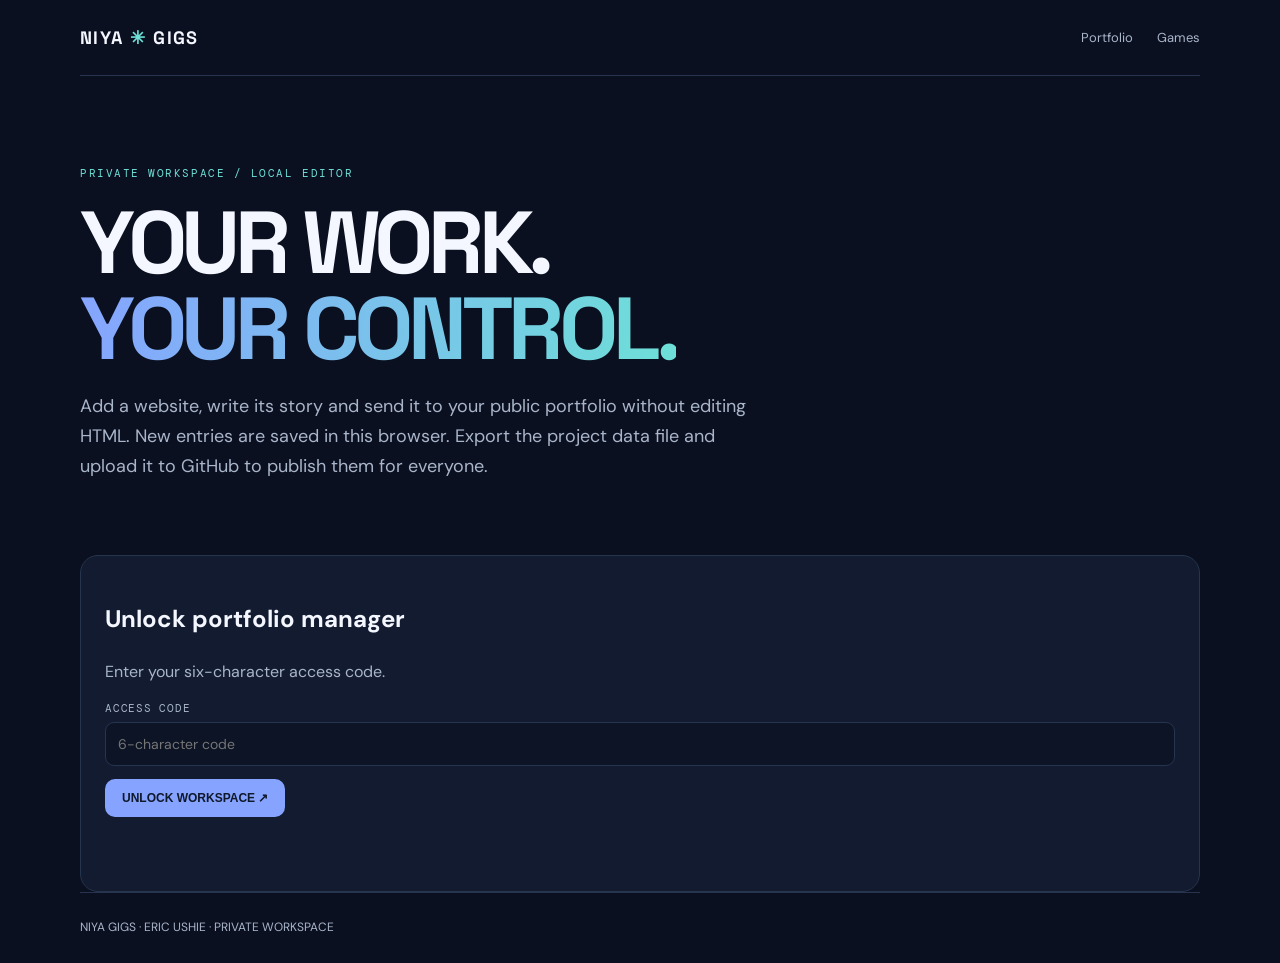
<file: manage.html>
<!DOCTYPE html><html lang="en"><head><meta charset="UTF-8"><meta name="viewport" content="width=device-width,initial-scale=1"><meta name="robots" content="noindex,nofollow"><title>Portfolio Manager | Niya Gigs</title><link rel="stylesheet" href="extras.css"><script src="manage.js" defer></script></head><body class="extra-page"><header class="x-wrap x-nav"><a class="x-brand" href="index.html">NIYA <span>✳</span> GIGS</a><div class="x-links"><a href="index.html">Portfolio</a><a href="games.html">Games</a></div></header><main class="x-wrap"><section class="x-hero"><div class="x-kicker">PRIVATE WORKSPACE / LOCAL EDITOR</div><h1>YOUR WORK.<br><span class="x-gradient">YOUR CONTROL.</span></h1><p class="x-lead">Add a website, write its story and send it to your public portfolio without editing HTML. New entries are saved in this browser. Export the project data file and upload it to GitHub to publish them for everyone.</p></section><section class="x-panel" id="lock-panel"><h2>Unlock portfolio manager</h2><p class="x-muted">Enter your six-character access code.</p><form class="x-form" id="unlock-form"><label>ACCESS CODE<input id="access-code" type="password" maxlength="6" autocomplete="current-password" placeholder="6-character code" required></label><button class="x-btn" type="submit">UNLOCK WORKSPACE ↗</button><p class="x-status" id="lock-status" aria-live="polite"></p></form></section><section id="manager" class="x-hidden"><div class="x-stats"><div class="x-stat"><strong id="project-count">0</strong><small>PROJECTS SAVED HERE</small></div><div class="x-stat"><strong>JSON</strong><small>PORTABLE PUBLISH FILE</small></div><div class="x-stat"><strong>01</strong><small>NO CODE EDITING</small></div></div><div class="x-grid" style="grid-template-columns:1.15fr .85fr"><div class="x-panel"><div class="x-kicker">NEW CASE STUDY</div><h2>Add a website</h2><form class="x-form" id="project-form"><label>WEBSITE NAME<input name="name" maxlength="55" placeholder="e.g. Northstar Creative" required></label><label>SHORT DESCRIPTION<textarea name="description" maxlength="420" placeholder="What does the website do? What did you build?" required></textarea></label><label>PROJECT CATEGORY<select name="category"><option value="business">Business</option><option value="tools">Tools</option><option value="concept">Concept</option></select></label><label>LIVE WEBSITE URL<input name="url" type="url" placeholder="https://example.com" required></label><label>TECH / FEATURES<input name="tags" maxlength="140" placeholder="Responsive design, booking, dashboard"></label><label>YOUR ROLE<input name="role" maxlength="100" placeholder="Design and front-end development"></label><button class="x-btn" type="submit">SAVE WEBSITE ↗</button><p class="x-status" id="save-status" aria-live="polite"></p></form></div><div class="x-panel"><div class="x-kicker">PUBLISHING</div><h2>Take it live</h2><p class="x-muted">The manager cannot write directly into a GitHub Pages repository. Export your data, then add the downloaded file to the same folder as index.html in GitHub.</p><div class="x-toolbar"><button class="x-btn" id="export-btn">DOWNLOAD project-data.json</button><button class="x-btn secondary" id="logout-btn">LOCK MANAGER</button></div><label class="x-form">IMPORT A BACKUP<input type="file" id="import-file" accept="application/json"></label><p class="x-status" id="publish-status" aria-live="polite"></p><hr style="border-color:var(--xline);margin:24px 0"><h3>Saved on this device</h3><div id="saved-list" class="x-muted">No added projects yet.</div><p class="x-muted" style="font-size:12px">To remove an item, use its Remove button. Export again after making changes.</p></div></div><div class="x-panel"><h2>Important security note</h2><p class="x-muted">This static GitHub Pages version uses a simple front-end access gate. The code can be discovered by someone inspecting the site files, so it is a convenience lock, not strong authentication. Do not store private information here. For real account-level protection, connect a server-side login service such as Supabase Auth and restrict write access there.</p></div></section></main><footer class="x-wrap x-footer">NIYA GIGS · ERIC USHIE · PRIVATE WORKSPACE</footer></body></html>
</file>
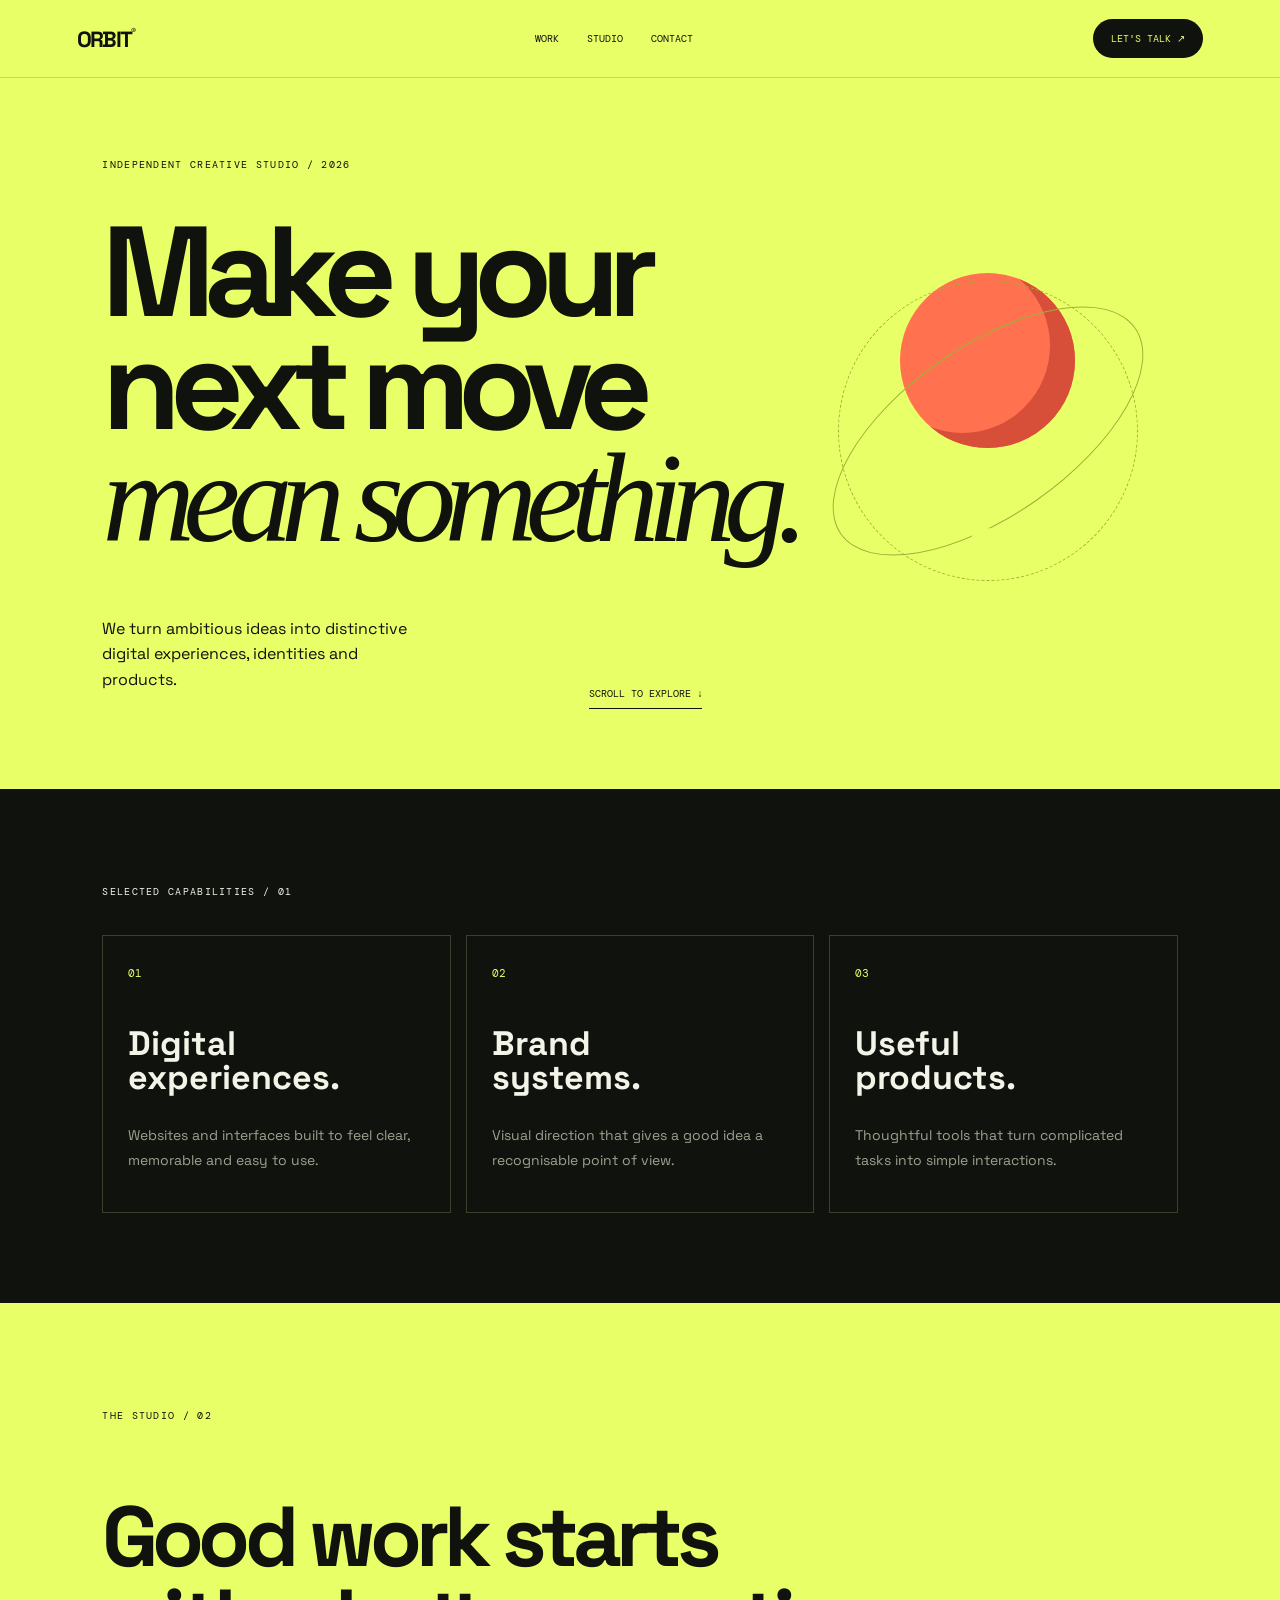
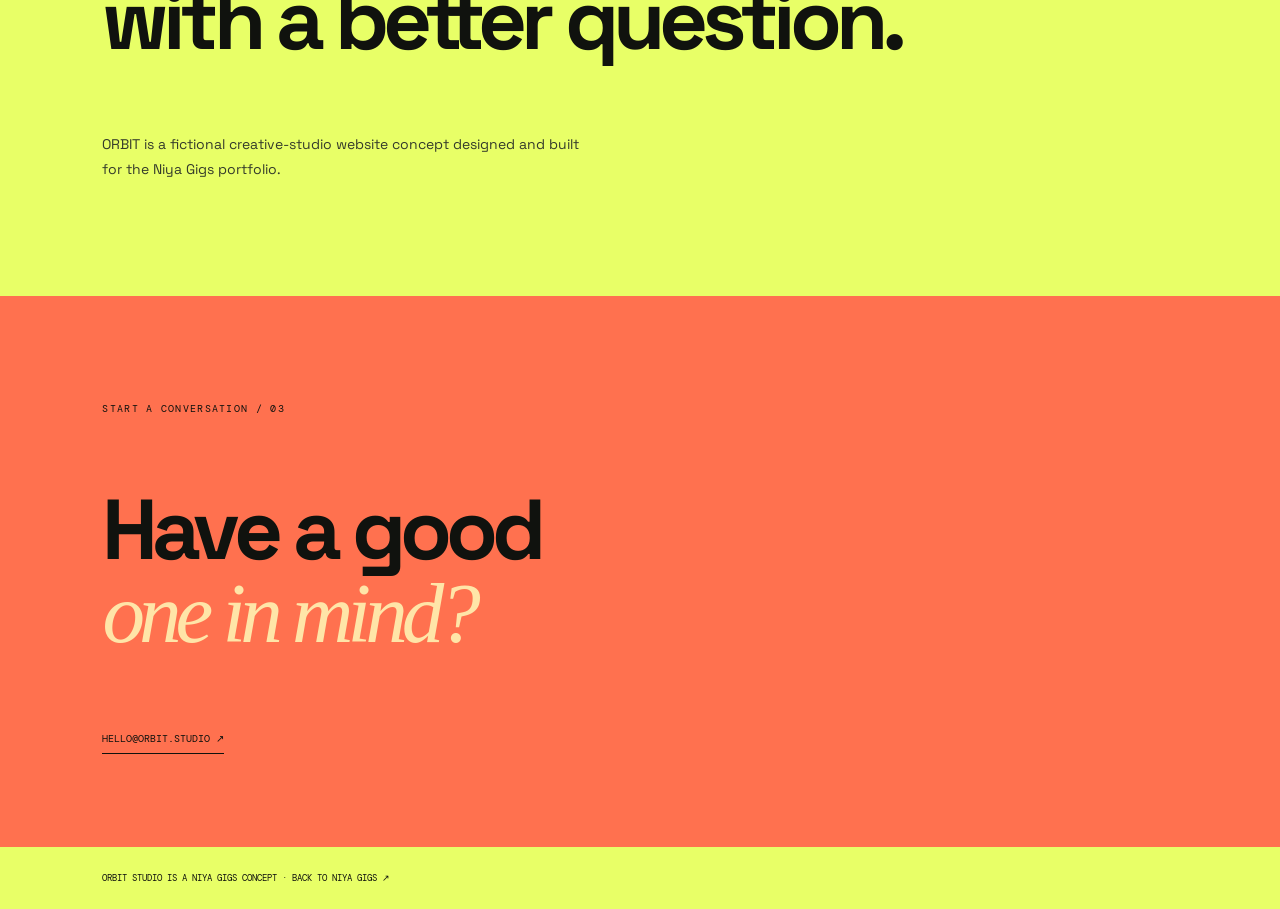
<file: orbit-studio.html>
<!DOCTYPE html><html lang="en"><head><meta charset="UTF-8"><meta name="viewport" content="width=device-width,initial-scale=1"><title>ORBIT Studio — Make your next move</title><link rel="stylesheet" href="orbit.css"><script src="orbit.js" defer></script></head><body><header><a class="brand" href="orbit-studio.html">ORBIT<span>®</span></a><nav><a href="#work">WORK</a><a href="#studio">STUDIO</a><a href="#contact">CONTACT</a></nav><button id="menu">LET'S TALK ↗</button></header><main><section class="hero"><div class="eyebrow">INDEPENDENT CREATIVE STUDIO / 2026</div><h1>Make your<br>next move<br><i>mean something.</i></h1><div class="hero-bottom"><p>We turn ambitious ideas into distinctive digital experiences, identities and products.</p><a href="#work">SCROLL TO EXPLORE ↓</a></div><div class="orbital"><div class="ring r1"></div><div class="ring r2"></div><div class="planet"></div><b>O</b></div></section><section id="work"><small>SELECTED CAPABILITIES / 01</small><div class="cards"><article><span>01</span><h2>Digital<br>experiences.</h2><p>Websites and interfaces built to feel clear, memorable and easy to use.</p></article><article><span>02</span><h2>Brand<br>systems.</h2><p>Visual direction that gives a good idea a recognisable point of view.</p></article><article><span>03</span><h2>Useful<br>products.</h2><p>Thoughtful tools that turn complicated tasks into simple interactions.</p></article></div></section><section id="studio"><small>THE STUDIO / 02</small><h2>Good work starts<br>with a better question.</h2><p>ORBIT is a fictional creative-studio website concept designed and built for the Niya Gigs portfolio.</p></section><section id="contact"><small>START A CONVERSATION / 03</small><h2>Have a good<br><i>one in mind?</i></h2><a class="contact-link" href="mailto:hello@example.com">HELLO@ORBIT.STUDIO ↗</a></section></main><footer>ORBIT STUDIO IS A NIYA GIGS CONCEPT · <a href="index.html">BACK TO NIYA GIGS ↗</a></footer></body></html>
</file>
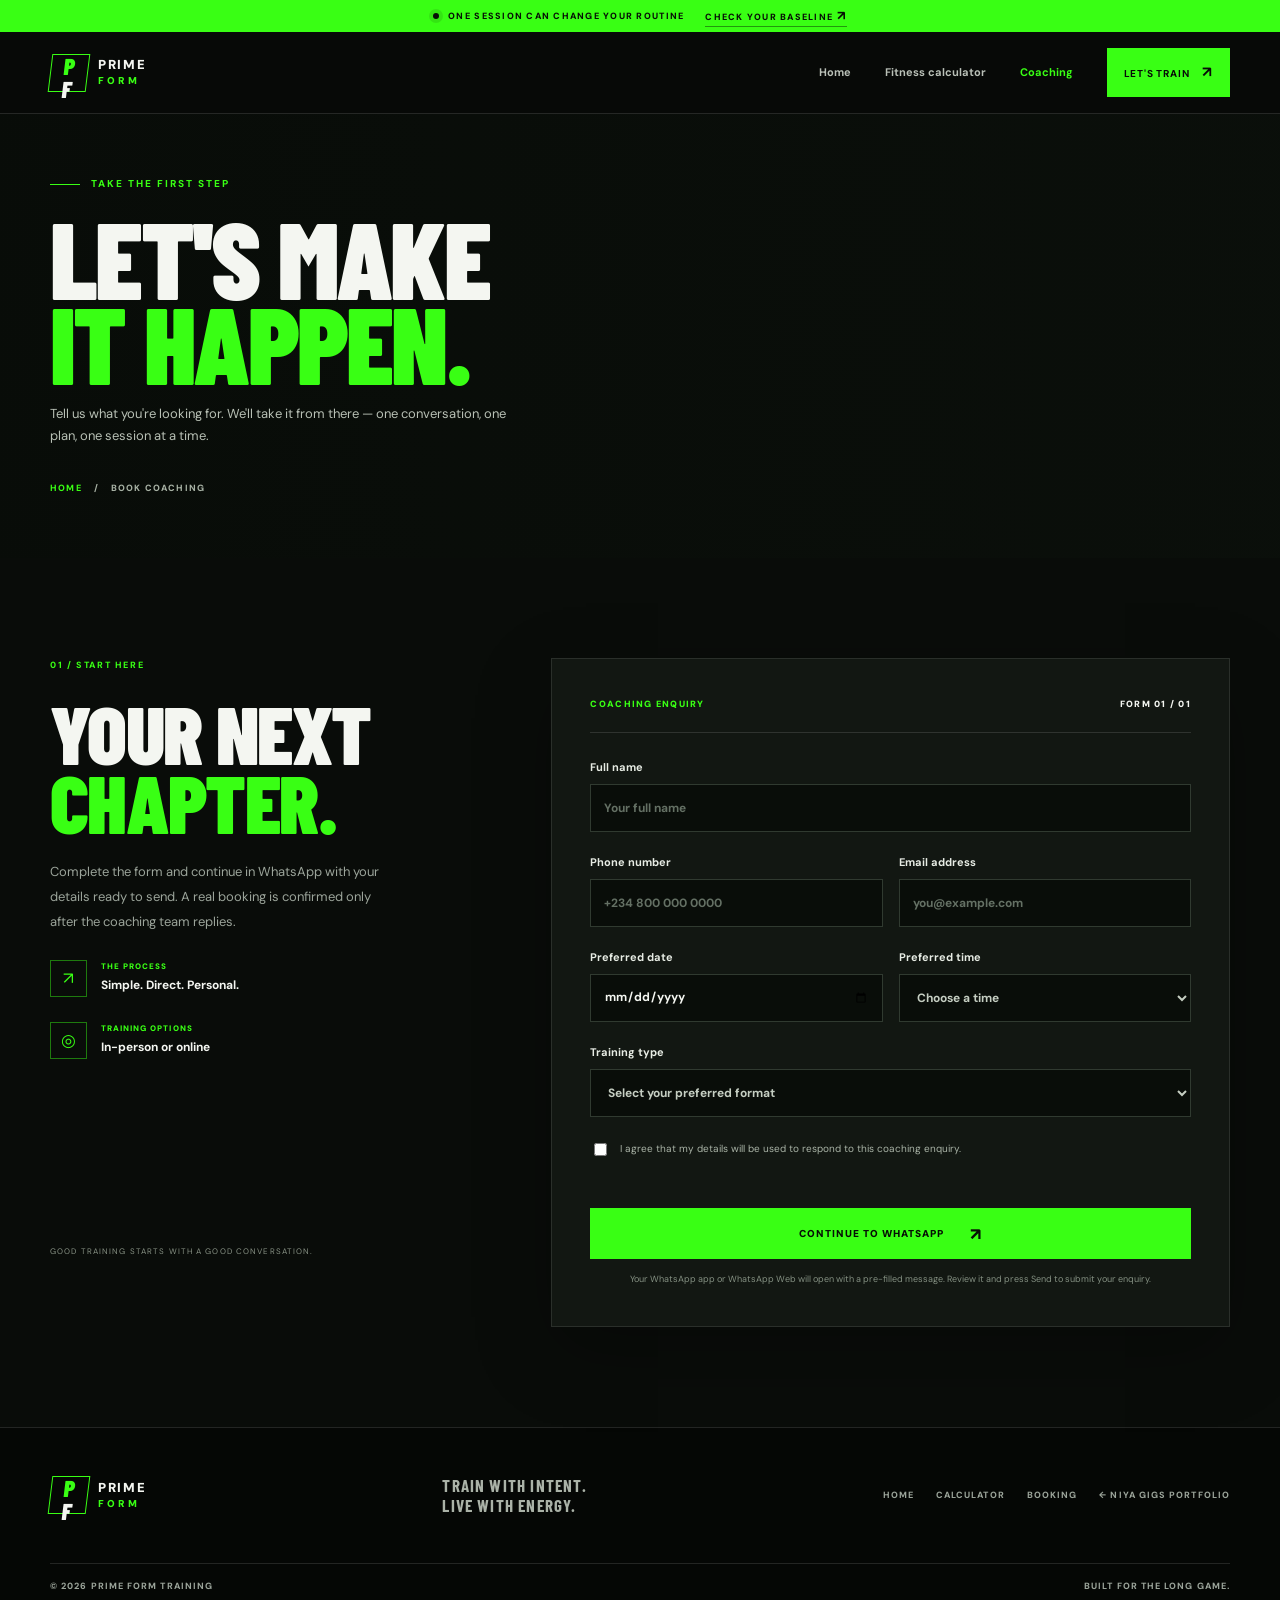
<file: prime-form-booking.html>
<!DOCTYPE html>
<html lang="en">
<head>
  <meta charset="UTF-8">
  <meta name="viewport" content="width=device-width, initial-scale=1.0">
  <meta name="theme-color" content="#080a08">
  <meta name="description" content="Book a Prime Form personal training consultation.">
  <title>Book Coaching | Prime Form</title>
  <link rel="preconnect" href="https://fonts.googleapis.com">
  <link rel="preconnect" href="https://fonts.gstatic.com" crossorigin>
  <link href="https://fonts.googleapis.com/css2?family=Barlow+Condensed:wght@500;600;700;800;900&family=DM+Sans:wght@400;500;600;700&display=swap" rel="stylesheet">
  <link rel="stylesheet" href="prime-form.css">
  <script src="prime-form.js" defer></script>
</head>
<body class="inner-page">
  <div class="announcement"><span class="pulse-dot"></span> ONE SESSION CAN CHANGE YOUR ROUTINE <a href="prime-form-calculator.html">CHECK YOUR BASELINE <span>↗</span></a></div>
  <header class="site-header"><a class="brand" href="prime-form.html" aria-label="Prime Form home"><span class="brand-mark">P<span>F</span></span><span class="brand-name">PRIME<span>FORM</span></span></a><button class="menu-toggle" aria-label="Open navigation" aria-expanded="false"><span></span><span></span></button><nav class="main-nav" aria-label="Main navigation"><a href="prime-form.html">Home</a><a href="prime-form-calculator.html">Fitness calculator</a><a class="active" href="prime-form-booking.html">Coaching</a><a class="nav-cta" href="prime-form-booking.html">LET'S TRAIN <span>↗</span></a></nav></header>
  <main>
    <section class="page-hero booking-hero"><div class="page-width page-hero-content"><p class="eyebrow"><span class="eyebrow-line"></span> TAKE THE FIRST STEP</p><h1>LET'S MAKE<br><span>IT HAPPEN.</span></h1><p>Tell us what you're looking for. We'll take it from there — one conversation, one plan, one session at a time.</p><div class="breadcrumb"><a href="prime-form.html">HOME</a><span>/</span><span>BOOK COACHING</span></div></div></section>
    <section class="booking-layout page-width section-pad">
      <aside class="booking-aside"><div class="section-kicker">01 / START HERE</div><h2>YOUR NEXT<br><span>CHAPTER.</span></h2><p>Complete the form and continue in WhatsApp with your details ready to send. A real booking is confirmed only after the coaching team replies.</p><div class="contact-detail"><span class="contact-icon">↗</span><div><small>THE PROCESS</small><strong>Simple. Direct. Personal.</strong></div></div><div class="contact-detail"><span class="contact-icon">◎</span><div><small>TRAINING OPTIONS</small><strong>In-person or online</strong></div></div><div class="aside-image"></div><p class="aside-small">GOOD TRAINING STARTS WITH A GOOD CONVERSATION.</p></aside>
      <div class="booking-card"><div class="booking-card-head"><span>COACHING ENQUIRY</span><span>FORM 01 / 01</span></div><form id="booking-form" novalidate>
        <div class="booking-fields"><label class="field field-wide">Full name<input type="text" name="fullName" placeholder="Your full name" autocomplete="name" minlength="2" required></label><label class="field">Phone number<input type="tel" name="phone" placeholder="+234 800 000 0000" autocomplete="tel" required></label><label class="field">Email address<input type="email" name="email" placeholder="you@example.com" autocomplete="email" required></label><label class="field">Preferred date<input type="date" name="date" required></label><label class="field">Preferred time<select name="time" required><option value="">Choose a time</option><option>Early morning (6am–9am)</option><option>Morning (9am–12pm)</option><option>Afternoon (12pm–4pm)</option><option>Evening (4pm–8pm)</option></select></label><label class="field field-wide">Training type<select name="trainingType" required><option value="">Select your preferred format</option><option>1-on-1 Personal Training</option><option>Group Training</option><option>Online Coaching</option></select></label></div>
        <label class="consent-check"><input type="checkbox" name="consent" required><span>I agree that my details will be used to respond to this coaching enquiry.</span></label>
        <div class="form-error" id="booking-error" role="alert" aria-live="polite"></div>
        <button class="button button-primary submit-booking" type="submit">CONTINUE TO WHATSAPP <span>↗</span></button>
        <p class="form-footnote">Your WhatsApp app or WhatsApp Web will open with a pre-filled message. Review it and press Send to submit your enquiry.</p>
      </form></div>
    </section>
  </main>
  <footer class="site-footer"><div class="page-width footer-main"><a class="brand" href="prime-form.html"><span class="brand-mark">P<span>F</span></span><span class="brand-name">PRIME<span>FORM</span></span></a><p>TRAIN WITH INTENT.<br>LIVE WITH ENERGY.</p><div class="footer-links"><a href="prime-form.html">HOME</a><a href="prime-form-calculator.html">CALCULATOR</a><a href="prime-form-booking.html">BOOKING</a><a href="index.html">← NIYA GIGS PORTFOLIO</a></div></div><div class="page-width footer-bottom"><span>© <span id="year"></span> PRIME FORM TRAINING</span><span>BUILT FOR THE LONG GAME.</span></div></footer><button class="back-top" aria-label="Back to top">↑</button>
</body>
</html>
</file>
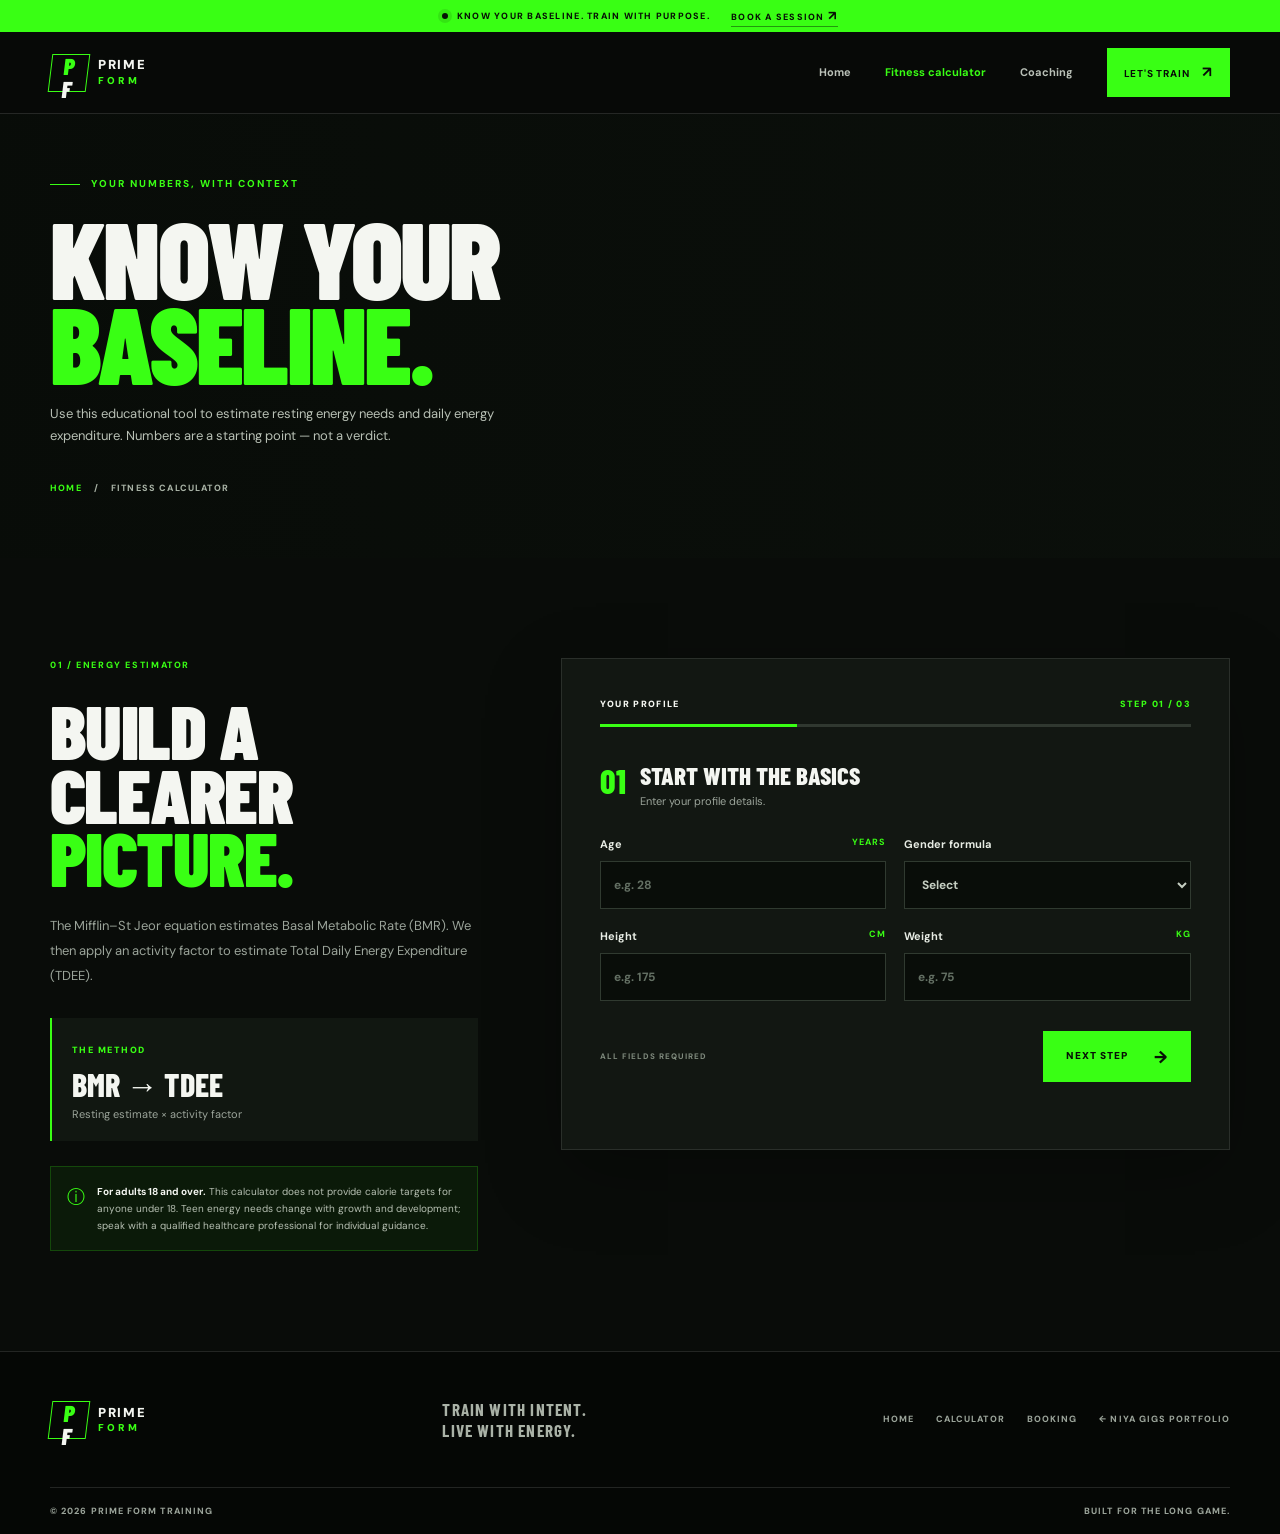
<file: prime-form-calculator.html>
<!DOCTYPE html>
<html lang="en">
<head>
  <meta charset="UTF-8">
  <meta name="viewport" content="width=device-width, initial-scale=1.0">
  <meta name="theme-color" content="#080a08">
  <meta name="description" content="Explore an adult energy expenditure estimate with the Prime Form fitness calculator.">
  <title>Fitness Calculator | Prime Form</title>
  <link rel="preconnect" href="https://fonts.googleapis.com">
  <link rel="preconnect" href="https://fonts.gstatic.com" crossorigin>
  <link href="https://fonts.googleapis.com/css2?family=Barlow+Condensed:wght@500;600;700;800;900&family=DM+Sans:wght@400;500;600;700&display=swap" rel="stylesheet">
  <link rel="stylesheet" href="prime-form.css">
  <script src="prime-form.js" defer></script>
</head>
<body class="inner-page">
  <div class="announcement"><span class="pulse-dot"></span> KNOW YOUR BASELINE. TRAIN WITH PURPOSE. <a href="prime-form-booking.html">BOOK A SESSION <span>↗</span></a></div>
  <header class="site-header"><a class="brand" href="prime-form.html" aria-label="Prime Form home"><span class="brand-mark">P<span>F</span></span><span class="brand-name">PRIME<span>FORM</span></span></a><button class="menu-toggle" aria-label="Open navigation" aria-expanded="false"><span></span><span></span></button><nav class="main-nav" aria-label="Main navigation"><a href="prime-form.html">Home</a><a class="active" href="prime-form-calculator.html">Fitness calculator</a><a href="prime-form-booking.html">Coaching</a><a class="nav-cta" href="prime-form-booking.html">LET'S TRAIN <span>↗</span></a></nav></header>
  <main>
    <section class="page-hero calculator-hero"><div class="page-width page-hero-content"><p class="eyebrow"><span class="eyebrow-line"></span> YOUR NUMBERS, WITH CONTEXT</p><h1>KNOW YOUR<br><span>BASELINE.</span></h1><p>Use this educational tool to estimate resting energy needs and daily energy expenditure. Numbers are a starting point — not a verdict.</p><div class="breadcrumb"><a href="prime-form.html">HOME</a><span>/</span><span>FITNESS CALCULATOR</span></div></div></section>

    <section class="calculator-layout page-width section-pad">
      <div class="calculator-intro"><div class="section-kicker">01 / ENERGY ESTIMATOR</div><h2>BUILD A CLEARER<br><span>PICTURE.</span></h2><p>The Mifflin–St Jeor equation estimates Basal Metabolic Rate (BMR). We then apply an activity factor to estimate Total Daily Energy Expenditure (TDEE).</p><div class="equation-card"><span class="equation-label">THE METHOD</span><strong>BMR → TDEE</strong><p>Resting estimate × activity factor</p></div><div class="safety-note"><span>ⓘ</span><p><strong>For adults 18 and over.</strong> This calculator does not provide calorie targets for anyone under 18. Teen energy needs change with growth and development; speak with a qualified healthcare professional for individual guidance.</p></div></div>
      <div class="calculator-card">
        <div class="form-progress"><div class="progress-copy"><span>YOUR PROFILE</span><span id="step-label">STEP 01 / 03</span></div><div class="progress-track"><span id="progress-fill"></span></div></div>
        <form id="fitness-form" novalidate>
          <section class="calc-step active" data-step="1"><div class="calc-step-heading"><span>01</span><div><h3>START WITH THE BASICS</h3><p>Enter your profile details.</p></div></div>
            <div class="field-grid"><label class="field">Age <span class="field-unit">YEARS</span><input type="number" name="age" min="18" max="100" placeholder="e.g. 28" required></label><label class="field">Gender formula<select name="gender" required><option value="">Select</option><option value="male">Male</option><option value="female">Female</option></select></label><label class="field">Height <span class="field-unit">CM</span><input type="number" name="height" min="120" max="230" placeholder="e.g. 175" required></label><label class="field">Weight <span class="field-unit">KG</span><input type="number" name="weight" min="35" max="250" step="0.1" placeholder="e.g. 75" required></label></div>
            <div class="step-actions"><span class="step-hint">ALL FIELDS REQUIRED</span><button type="button" class="button button-primary next-step">NEXT STEP <span>→</span></button></div>
          </section>
          <section class="calc-step" data-step="2"><div class="calc-step-heading"><span>02</span><div><h3>DEFINE YOUR DIRECTION</h3><p>Choose the focus that best describes your current goal.</p></div></div>
            <div class="choice-list"><label class="choice-card"><input type="radio" name="goal" value="Lose weight" required><span class="choice-mark"></span><span><strong>Lose weight</strong><small>Understand your baseline while prioritising sustainable habits.</small></span><b>↗</b></label><label class="choice-card"><input type="radio" name="goal" value="Build muscle"><span class="choice-mark"></span><span><strong>Build muscle</strong><small>Support strength training, recovery and consistent nutrition.</small></span><b>↗</b></label><label class="choice-card"><input type="radio" name="goal" value="Maintain"><span class="choice-mark"></span><span><strong>Maintain</strong><small>Explore an estimated energy level for your usual routine.</small></span><b>↗</b></label></div>
            <div class="step-actions"><button type="button" class="button button-ghost prev-step">← BACK</button><button type="button" class="button button-primary next-step">NEXT STEP <span>→</span></button></div>
          </section>
          <section class="calc-step" data-step="3"><div class="calc-step-heading"><span>03</span><div><h3>HOW ACTIVE ARE YOU?</h3><p>Choose the option closest to your average week.</p></div></div>
            <div class="activity-options"><label class="activity-option"><input type="radio" name="activity" value="1.2" required><span><strong>SEDENTARY</strong><small>Mostly sitting; little planned exercise</small></span></label><label class="activity-option"><input type="radio" name="activity" value="1.375"><span><strong>LIGHTLY ACTIVE</strong><small>Light exercise or sport 1–3 days/week</small></span></label><label class="activity-option"><input type="radio" name="activity" value="1.725"><span><strong>VERY ACTIVE</strong><small>Hard training or physical activity most days</small></span></label></div>
            <div class="step-actions"><button type="button" class="button button-ghost prev-step">← BACK</button><button type="submit" class="button button-primary">CALCULATE <span>↗</span></button></div>
          </section>
          <div class="form-error" id="calc-error" role="alert" aria-live="polite"></div>
        </form>
        <section class="result-panel" id="calc-result" hidden aria-live="polite"><div class="result-top"><span class="result-tag">YOUR ESTIMATE</span><span class="result-check">✓ CALCULATED</span></div><p class="result-caption">ESTIMATED DAILY ENERGY EXPENDITURE</p><div class="result-number"><strong id="tdee-value">—</strong><span>kcal / day</span></div><div class="result-stats"><div><span>BMR ESTIMATE</span><strong id="bmr-value">—</strong><small>kcal / day at rest</small></div><div><span>ACTIVITY FACTOR</span><strong id="activity-value">—</strong><small id="goal-value">Selected focus</small></div></div><p class="result-disclaimer">This is a mathematical estimate, not a prescribed intake or medical recommendation. Actual needs vary. Avoid using one calculation as a reason to restrict food.</p><div class="result-actions"><a class="button button-primary" href="prime-form-booking.html">BOOK A COACHING SESSION <span>↗</span></a><button type="button" class="reset-calculator">RECALCULATE ↻</button></div></section>
      </div>
    </section>
  </main>
  <footer class="site-footer"><div class="page-width footer-main"><a class="brand" href="prime-form.html"><span class="brand-mark">P<span>F</span></span><span class="brand-name">PRIME<span>FORM</span></span></a><p>TRAIN WITH INTENT.<br>LIVE WITH ENERGY.</p><div class="footer-links"><a href="prime-form.html">HOME</a><a href="prime-form-calculator.html">CALCULATOR</a><a href="prime-form-booking.html">BOOKING</a><a href="index.html">← NIYA GIGS PORTFOLIO</a></div></div><div class="page-width footer-bottom"><span>© <span id="year"></span> PRIME FORM TRAINING</span><span>BUILT FOR THE LONG GAME.</span></div></footer><button class="back-top" aria-label="Back to top">↑</button>
</body>
</html>
</file>
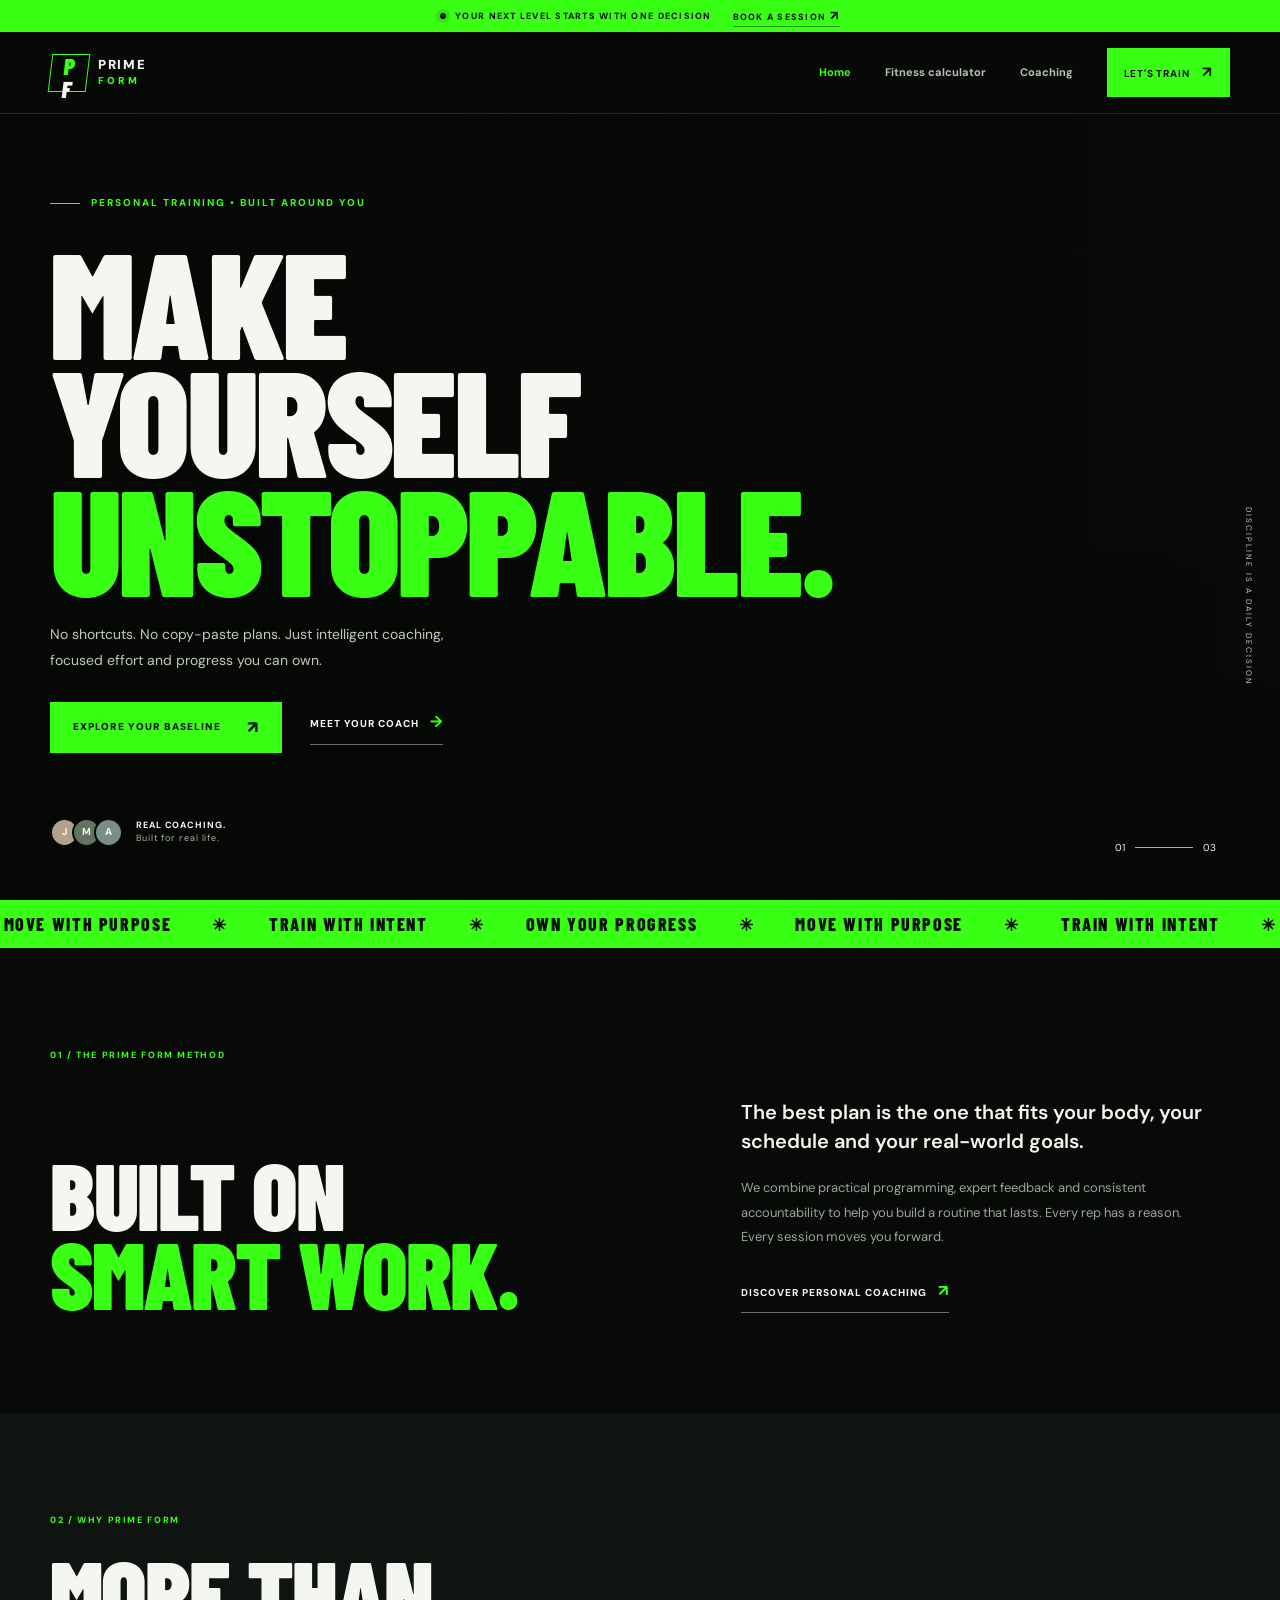
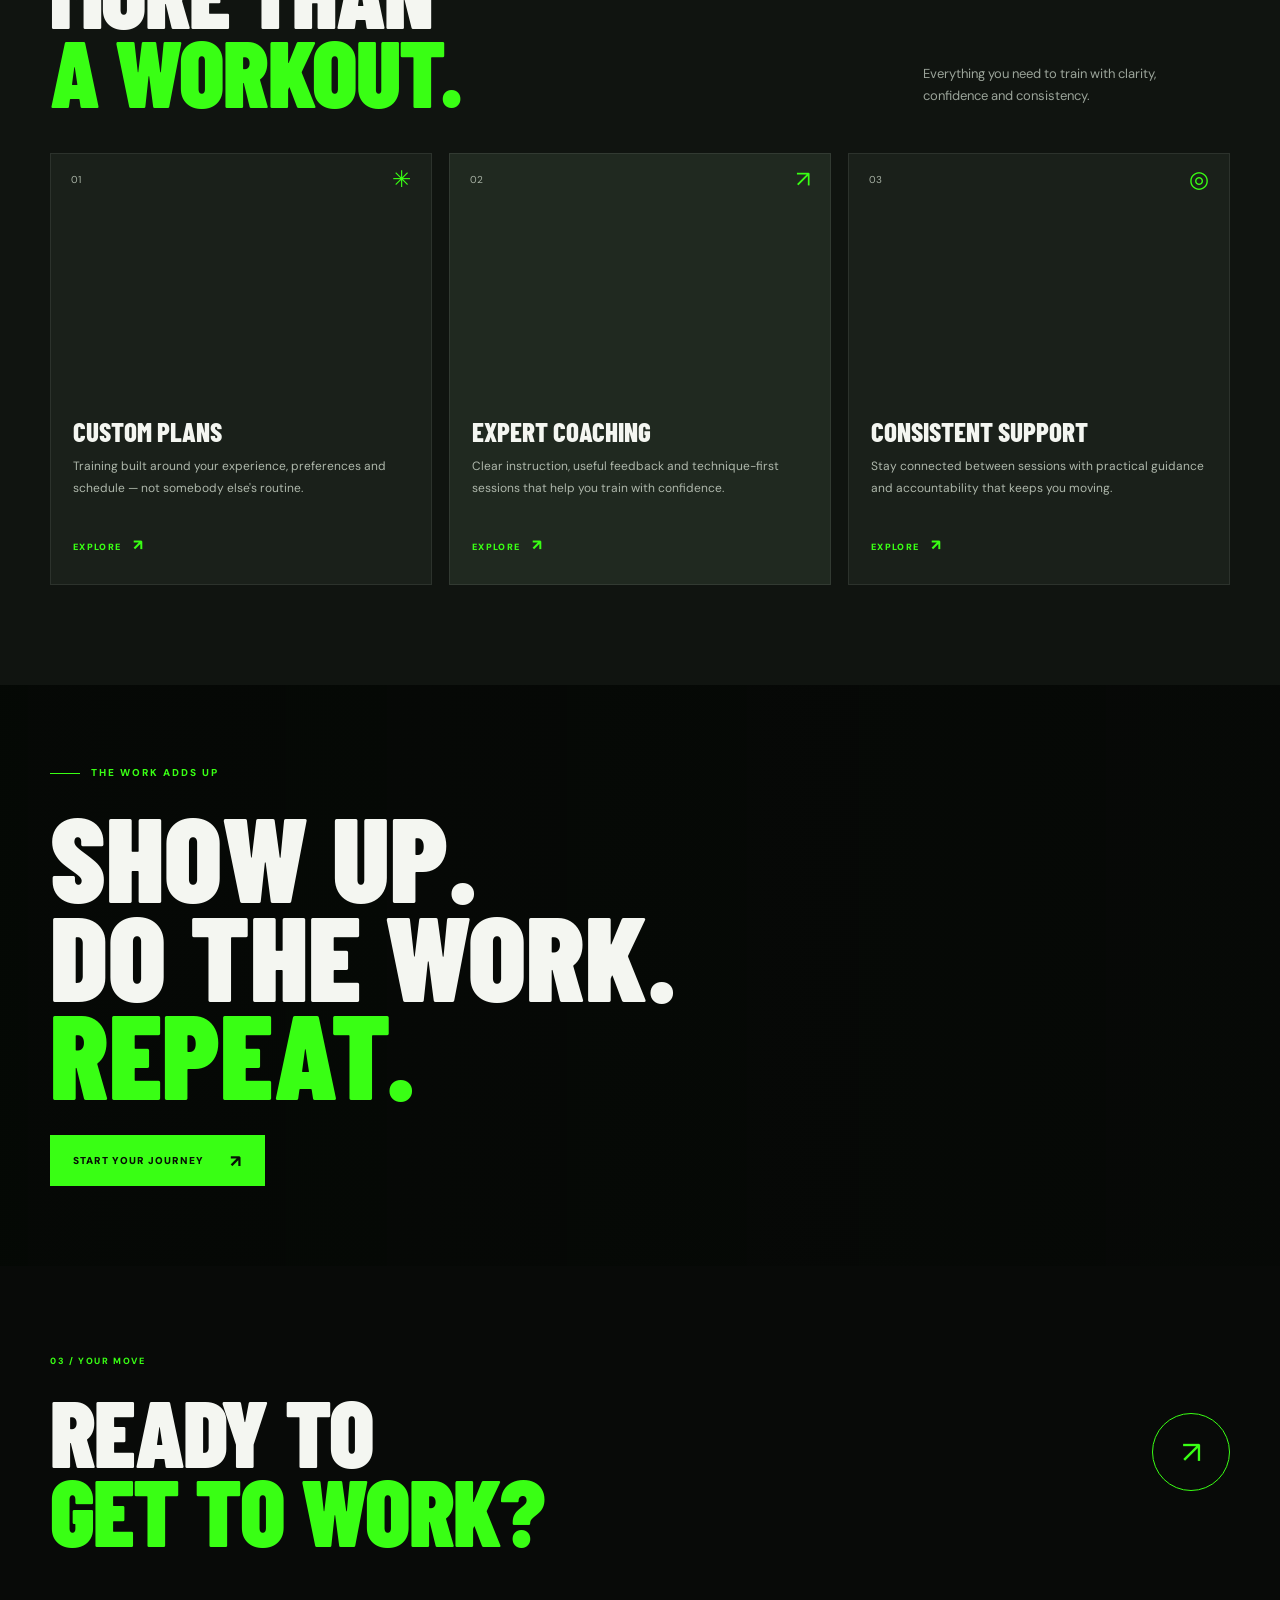
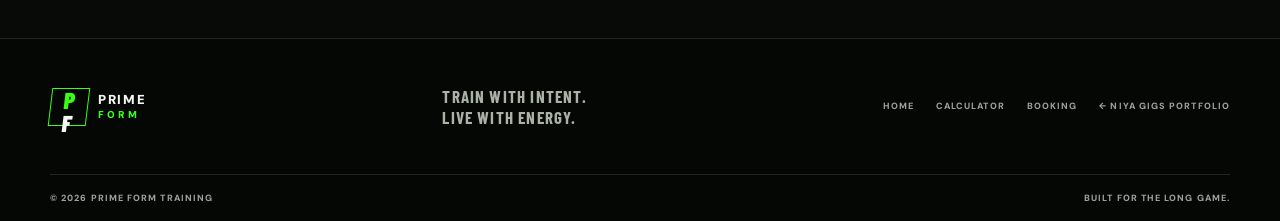
<file: prime-form.html>
<!DOCTYPE html>
<html lang="en">
<head>
  <meta charset="UTF-8">
  <meta name="viewport" content="width=device-width, initial-scale=1.0">
  <meta name="theme-color" content="#080a08">
  <meta name="description" content="Prime Form — personal coaching, intelligent training and a stronger routine.">
  <title>Prime Form | Train With Intent</title>
  <link rel="preconnect" href="https://fonts.googleapis.com">
  <link rel="preconnect" href="https://fonts.gstatic.com" crossorigin>
  <link href="https://fonts.googleapis.com/css2?family=Barlow+Condensed:wght@500;600;700;800;900&family=DM+Sans:wght@400;500;600;700&display=swap" rel="stylesheet">
  <link rel="stylesheet" href="prime-form.css">
  <script src="prime-form.js" defer></script>
</head>
<body>
  <div class="announcement"><span class="pulse-dot"></span> YOUR NEXT LEVEL STARTS WITH ONE DECISION <a href="prime-form-booking.html">BOOK A SESSION <span>↗</span></a></div>
  <header class="site-header">
    <a class="brand" href="prime-form.html" aria-label="Prime Form home"><span class="brand-mark">P<span>F</span></span><span class="brand-name">PRIME<span>FORM</span></span></a>
    <button class="menu-toggle" aria-label="Open navigation" aria-expanded="false"><span></span><span></span></button>
    <nav class="main-nav" aria-label="Main navigation">
      <a class="active" href="prime-form.html">Home</a>
      <a href="prime-form-calculator.html">Fitness calculator</a>
      <a href="prime-form-booking.html">Coaching</a>
      <a class="nav-cta" href="prime-form-booking.html">LET'S TRAIN <span>↗</span></a>
    </nav>
  </header>

  <main>
    <section class="hero">
      <div class="hero-image" role="img" aria-label="Athlete training in a dark, modern gym"></div>
      <div class="hero-shade"></div>
      <div class="hero-content page-width">
        <p class="eyebrow"><span class="eyebrow-line"></span> PERSONAL TRAINING • BUILT AROUND YOU</p>
        <h1>MAKE<br>YOURSELF<br><span>UNSTOPPABLE.</span></h1>
        <p class="hero-copy">No shortcuts. No copy-paste plans. Just intelligent coaching, focused effort and progress you can own.</p>
        <div class="hero-actions">
          <a class="button button-primary" href="prime-form-calculator.html">EXPLORE YOUR BASELINE <span>↗</span></a>
          <a class="text-link" href="prime-form-booking.html">MEET YOUR COACH <span>→</span></a>
        </div>
        <div class="hero-proof"><div class="proof-avatars"><i>J</i><i>M</i><i>A</i></div><p><strong>REAL COACHING.</strong><br><span>Built for real life.</span></p></div>
      </div>
      <div class="hero-index"><span>01</span><i></i><span>03</span></div>
      <div class="vertical-note">DISCIPLINE IS A DAILY DECISION</div>
    </section>

    <section class="ticker" aria-label="Training principles"><div class="ticker-track"><span>MOVE WITH PURPOSE</span><b>✳</b><span>TRAIN WITH INTENT</span><b>✳</b><span>OWN YOUR PROGRESS</span><b>✳</b><span>MOVE WITH PURPOSE</span><b>✳</b><span>TRAIN WITH INTENT</span><b>✳</b></div></section>

    <section class="intro-section section-pad page-width">
      <div class="section-kicker">01 / THE PRIME FORM METHOD</div>
      <div class="intro-grid">
        <h2>BUILT ON<br><span>SMART WORK.</span></h2>
        <div class="intro-copy"><p class="large-copy">The best plan is the one that fits your body, your schedule and your real-world goals.</p><p>We combine practical programming, expert feedback and consistent accountability to help you build a routine that lasts. Every rep has a reason. Every session moves you forward.</p><a class="underlined-link" href="prime-form-booking.html">DISCOVER PERSONAL COACHING <span>↗</span></a></div>
      </div>
    </section>

    <section class="features-section section-pad">
      <div class="page-width">
        <div class="section-heading"><div><div class="section-kicker">02 / WHY PRIME FORM</div><h2>MORE THAN<br><span>A WORKOUT.</span></h2></div><p>Everything you need to train with clarity, confidence and consistency.</p></div>
        <div class="feature-grid">
          <article class="feature-card"><div class="feature-top"><span>01</span><span class="feature-icon">✳</span></div><div class="feature-image feature-image-one"></div><div class="feature-body"><h3>CUSTOM PLANS</h3><p>Training built around your experience, preferences and schedule — not somebody else's routine.</p><a href="prime-form-booking.html" aria-label="Book custom plan coaching">EXPLORE <span>↗</span></a></div></article>
          <article class="feature-card featured-card"><div class="feature-top"><span>02</span><span class="feature-icon">↗</span></div><div class="feature-image feature-image-two"></div><div class="feature-body"><h3>EXPERT COACHING</h3><p>Clear instruction, useful feedback and technique-first sessions that help you train with confidence.</p><a href="prime-form-booking.html" aria-label="Book expert coaching">EXPLORE <span>↗</span></a></div></article>
          <article class="feature-card"><div class="feature-top"><span>03</span><span class="feature-icon">◎</span></div><div class="feature-image feature-image-three"></div><div class="feature-body"><h3>CONSISTENT SUPPORT</h3><p>Stay connected between sessions with practical guidance and accountability that keeps you moving.</p><a href="prime-form-booking.html" aria-label="Explore support">EXPLORE <span>↗</span></a></div></article>
        </div>
      </div>
    </section>

    <section class="statement-section"><div class="statement-bg"></div><div class="page-width statement-inner"><p class="eyebrow"><span class="eyebrow-line"></span> THE WORK ADDS UP</p><h2>SHOW UP.<br>DO THE WORK.<br><span>REPEAT.</span></h2><a class="button button-primary" href="prime-form-booking.html">START YOUR JOURNEY <span>↗</span></a></div></section>

    <section class="closing-cta page-width"><div><div class="section-kicker">03 / YOUR MOVE</div><h2>READY TO<br><span>GET TO WORK?</span></h2></div><a class="round-link" href="prime-form-booking.html" aria-label="Book a coaching session">↗</a></section>
  </main>

  <footer class="site-footer"><div class="page-width footer-main"><a class="brand" href="prime-form.html"><span class="brand-mark">P<span>F</span></span><span class="brand-name">PRIME<span>FORM</span></span></a><p>TRAIN WITH INTENT.<br>LIVE WITH ENERGY.</p><div class="footer-links"><a href="prime-form.html">HOME</a><a href="prime-form-calculator.html">CALCULATOR</a><a href="prime-form-booking.html">BOOKING</a><a href="index.html">← NIYA GIGS PORTFOLIO</a></div></div><div class="page-width footer-bottom"><span>© <span id="year"></span> PRIME FORM TRAINING</span><span>BUILT FOR THE LONG GAME.</span></div></footer>
  <button class="back-top" aria-label="Back to top">↑</button>
</body>
</html>
</file>
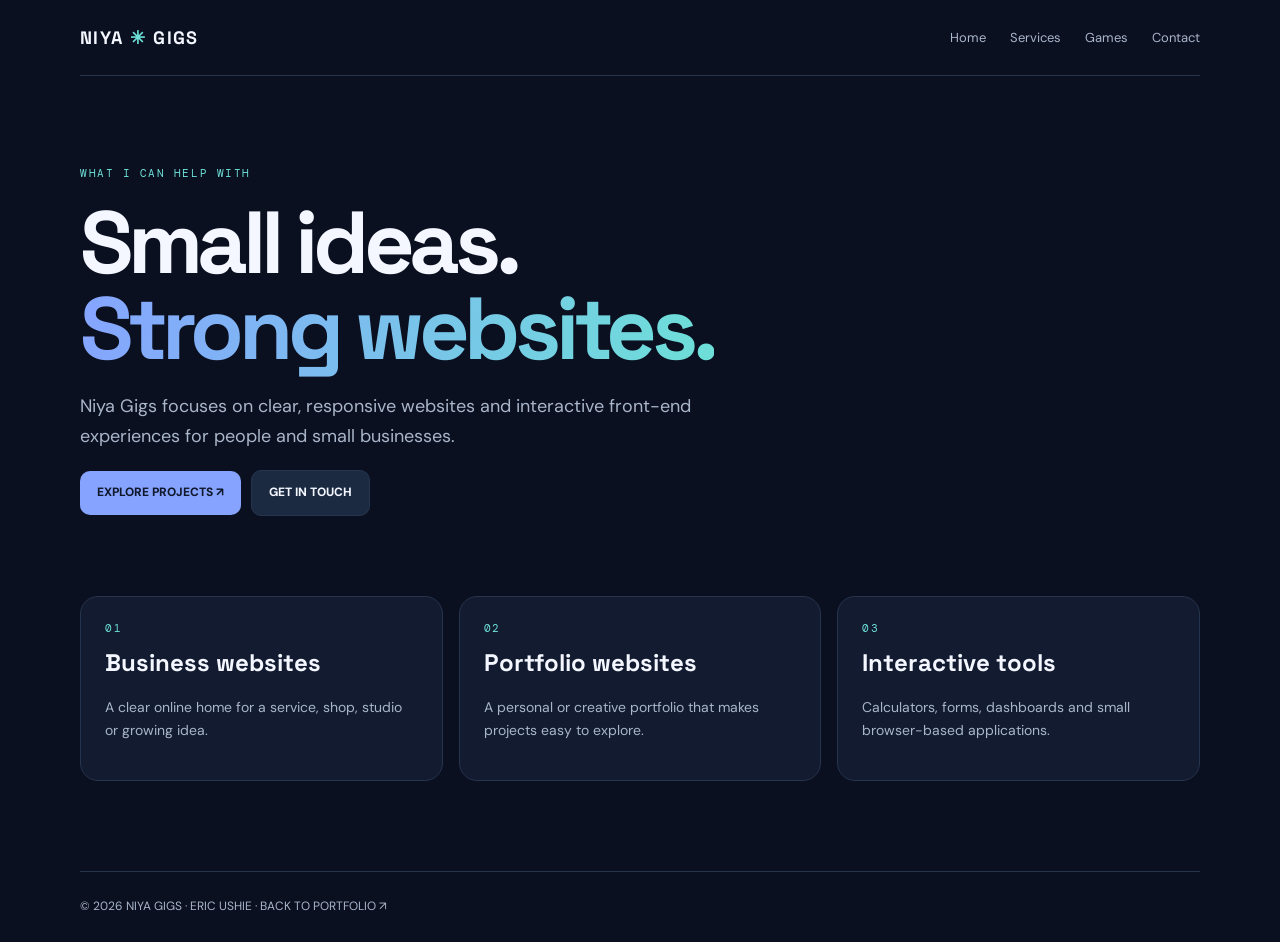
<file: services.html>
<!DOCTYPE html><html lang="en"><head><meta charset="UTF-8"><meta name="viewport" content="width=device-width,initial-scale=1"><title>Small ideas. <span class="x-gradient">Strong websites.</span> | Niya Gigs</title><link rel="stylesheet" href="extras.css"></head><body class="extra-page"><header class="x-wrap x-nav"><a class="x-brand" href="index.html">NIYA <span>✳</span> GIGS</a><nav class="x-links"><a href="index.html">Home</a><a href="services.html">Services</a><a href="games.html">Games</a><a href="index.html#contact">Contact</a></nav></header><main class="x-wrap"><section class="x-hero"><div class="x-kicker">WHAT I CAN HELP WITH</div><h1>Small ideas.<br><span class="x-gradient">Strong websites.</span></h1><p class="x-lead">Niya Gigs focuses on clear, responsive websites and interactive front-end experiences for people and small businesses.</p><div class="x-row"><a class="x-btn" href="index.html#work">EXPLORE PROJECTS ↗</a><a class="x-btn secondary" href="index.html#contact">GET IN TOUCH</a></div></section><section class="x-grid"><article class="x-card"><div class="x-kicker">01</div><h2>Business websites</h2><p>A clear online home for a service, shop, studio or growing idea.</p></article><article class="x-card"><div class="x-kicker">02</div><h2>Portfolio websites</h2><p>A personal or creative portfolio that makes projects easy to explore.</p></article><article class="x-card"><div class="x-kicker">03</div><h2>Interactive tools</h2><p>Calculators, forms, dashboards and small browser-based applications.</p></article></section></main><footer class="x-wrap x-footer">© <span id="year"></span> NIYA GIGS · ERIC USHIE · <a href="index.html">BACK TO PORTFOLIO ↗</a></footer><script>document.getElementById('year').textContent=new Date().getFullYear()</script></body></html>
</file>
<file: style.css>
/* NIYA GIGS — readable, responsive portfolio */
:root{--bg:#f5f7fb;--surface:#fff;--surface-2:#edf1f7;--ink:#101827;--muted:#5d6879;--line:#dce3ed;--accent:#2457f5;--accent-2:#08a6b5;--shadow:0 18px 55px rgba(21,39,75,.09);--radius:22px;color-scheme:light}
*{box-sizing:border-box}html{scroll-behavior:smooth;scroll-padding-top:100px}body{margin:0;background:var(--bg);color:var(--ink);font-family:"DM Sans",Arial,sans-serif;font-size:16px;line-height:1.65;-webkit-font-smoothing:antialiased}body.dark-theme{--bg:#0d1422;--surface:#141f31;--surface-2:#1b2940;--ink:#f2f6ff;--muted:#b2bfd1;--line:#2a3a52;--accent:#83a2ff;--accent-2:#58d5df;--shadow:0 18px 55px rgba(0,0,0,.25);color-scheme:dark}a{color:inherit;text-decoration:none}button,input,textarea,select{font:inherit}button{color:inherit}.wrap{width:min(1160px,calc(100% - 48px));margin-inline:auto}.reading-progress{position:fixed;z-index:1000;top:0;left:0;height:3px;width:0;background:linear-gradient(90deg,var(--accent),var(--accent-2))}
.site-header{height:82px;padding:0 max(24px,calc((100vw - 1160px)/2));display:flex;align-items:center;justify-content:space-between;position:sticky;top:0;z-index:100;background:color-mix(in srgb,var(--bg) 90%,transparent);backdrop-filter:blur(18px);border-bottom:1px solid var(--line)}.brand{display:flex;align-items:center;gap:11px}.brand-symbol{width:42px;height:42px;border-radius:13px;background:var(--ink);color:var(--bg);display:grid;place-items:center;font:700 24px "Space Grotesk";position:relative}.brand-symbol span{font-size:10px;color:#50d3dd;position:absolute;right:6px;top:4px}.brand-copy{font:700 13px "Space Grotesk";letter-spacing:.12em;line-height:1.25}.brand-copy small{display:block;color:var(--muted);font:500 9px "DM Mono";letter-spacing:.1em;margin-top:4px}.nav-links{display:flex;align-items:center;gap:30px}.nav-links>a:not(.nav-cta){font-size:13px;font-weight:700;color:var(--muted);transition:color .2s}.nav-links>a:hover{color:var(--accent)}.nav-cta{background:var(--ink);color:var(--bg);padding:12px 17px;border-radius:10px;font:700 11px "DM Mono";letter-spacing:.06em}.nav-cta span{color:#54d4df;margin-left:8px}.theme-toggle,.menu-toggle{border:1px solid var(--line);background:var(--surface);width:39px;height:39px;border-radius:11px;cursor:pointer;font-size:19px}.menu-toggle{display:none}
.hero{min-height:680px;padding-top:95px;padding-bottom:90px;display:grid;grid-template-columns:1.08fr .92fr;align-items:center;gap:60px}.eyebrow,.hero-intro,.hero-meta,.section-kicker,.project-type,.art-index,.visual-top,.visual-bottom,.floating-card,.form-top,.contact-overline,.work-note,.footer-bottom,.copy-email,.project-controls,.dialog-top,.dialog-kicker,.dialog-disclaimer{font-family:"DM Mono",monospace}.eyebrow{display:flex;align-items:center;gap:10px;font-size:10px;letter-spacing:.09em;color:var(--muted);font-weight:500}.eyebrow i{width:35px;height:1px;background:var(--line)}.live-dot{width:8px;height:8px;border-radius:50%;background:#14b88a;box-shadow:0 0 0 4px rgba(20,184,138,.12)}.hero-intro{margin:32px 0 12px;font-size:12px;letter-spacing:.13em;color:var(--muted)}.hero-intro strong{color:var(--ink)}h1,h2,h3,p{margin-top:0}h1,h2{font-family:"Space Grotesk",sans-serif;letter-spacing:-.055em;line-height:.99}h1{font-size:clamp(46px,6vw,76px);margin-bottom:25px;font-weight:700}h2{font-size:clamp(37px,4.4vw,57px);font-weight:700}.gradient-text{background:linear-gradient(100deg,var(--accent),var(--accent-2));-webkit-background-clip:text;background-clip:text;color:transparent}.hero-summary{max-width:510px;color:var(--muted);font-size:18px;line-height:1.7}.hero-actions{display:flex;align-items:center;gap:28px;margin-top:30px}.button{display:inline-flex;align-items:center;justify-content:center;gap:22px;border:0;border-radius:10px;padding:15px 20px;font:700 11px "DM Mono";letter-spacing:.06em;cursor:pointer;transition:transform .2s,box-shadow .2s}.button:hover{transform:translateY(-3px);box-shadow:var(--shadow)}.primary-button{background:var(--accent);color:white}.primary-button span{font-size:17px}.text-link,.inline-arrow{font:700 11px "DM Mono";letter-spacing:.04em}.text-link span,.inline-arrow span{color:var(--accent);margin-left:7px}.hero-meta{display:flex;gap:19px;flex-wrap:wrap;margin-top:62px;color:var(--muted);font-size:9px;letter-spacing:.04em}.hero-meta b{color:var(--accent);margin-right:5px}
.hero-visual{height:440px;position:relative;overflow:hidden;border-radius:30px;background:radial-gradient(circle at 50% 48%,#233f83,#142342 45%,#101827 100%);color:#fff;box-shadow:0 30px 80px rgba(21,46,100,.2)}.visual-top,.visual-bottom{position:absolute;left:25px;right:25px;display:flex;justify-content:space-between;font-size:9px;letter-spacing:.1em;color:#aebddd;z-index:4}.visual-top{top:23px}.visual-live{color:#75e0c1}.visual-bottom{bottom:22px}.visual-orbit{position:absolute;border:1px solid rgba(160,190,255,.25);border-radius:50%;left:50%;top:50%;transform:translate(-50%,-50%) rotate(-25deg)}.orbit-one{width:330px;height:210px}.orbit-two{width:250px;height:340px;transform:translate(-50%,-50%) rotate(48deg)}.visual-core{position:absolute;left:50%;top:50%;transform:translate(-50%,-50%);width:170px;height:170px;border-radius:50%;background:linear-gradient(145deg,#4778ff,#13a9ba);box-shadow:0 0 70px rgba(58,126,255,.45),inset 0 0 25px rgba(255,255,255,.22);display:flex;flex-direction:column;align-items:center;justify-content:center}.visual-core>span{font:700 65px "Space Grotesk";line-height:1}.visual-core small{text-align:center;font:9px/1.4 "DM Mono";letter-spacing:.12em;margin-top:9px}.floating-card{position:absolute;z-index:5;background:rgba(11,22,43,.75);border:1px solid rgba(190,211,255,.23);backdrop-filter:blur(10px);border-radius:12px;padding:13px 15px;color:#c6d4f1;font-size:9px;line-height:1.8;letter-spacing:.05em}.floating-card b{color:#fff}.card-code{left:22px;top:125px}.mini-dot{display:inline-block;width:6px;height:6px;border-radius:50%;background:#5be1b6;margin-right:6px}.card-build{right:20px;bottom:105px;width:170px}.card-build small{display:block;color:#91a5cb}.card-build strong{color:#fff;font-size:10px}.card-build strong i{float:right;color:#65d8e5;font-style:normal}.build-line{height:4px;background:#33445f;border-radius:5px;margin-top:9px}.build-line span{display:block;width:75%;height:100%;background:linear-gradient(90deg,#4778ff,#49d2d4);border-radius:5px}
.trust-strip{background:var(--ink);color:#fff}.trust-inner{min-height:76px;display:flex;align-items:center;justify-content:space-between;gap:20px;flex-wrap:wrap}.trust-inner span{font:10px "DM Mono";letter-spacing:.1em;color:#d1d9e8}.trust-inner b{color:#62d6df}
.section{padding-top:112px;padding-bottom:112px}.section-kicker{display:flex;align-items:center;gap:13px;color:var(--muted);font-size:10px;letter-spacing:.08em;margin-bottom:38px}.section-kicker span:first-child{color:var(--accent);font-weight:500}.section-kicker i{height:1px;width:45px;background:var(--line)}.about-grid{display:grid;grid-template-columns:1fr 1fr;gap:90px}.about-grid h2{font-size:clamp(40px,5vw,64px);margin:0}.about-stamp{margin-top:38px;width:85px;height:85px;border:1px solid var(--line);border-radius:50%;display:flex;flex-direction:column;align-items:center;justify-content:center;font:10px/1.1 "DM Mono";letter-spacing:.12em;color:var(--muted);transform:rotate(-12deg)}.about-stamp b{color:var(--accent);font-size:17px}.about-copy{padding-top:4px}.large-copy{font-size:23px;line-height:1.45;font-weight:600;letter-spacing:-.02em}.about-copy p:not(.large-copy){color:var(--muted);font-size:15px;line-height:1.85}.inline-arrow{display:inline-block;margin-top:18px;color:var(--ink)}
.skills-section{background:var(--surface-2)}.section-heading-row{display:flex;align-items:flex-end;justify-content:space-between;gap:35px;margin-bottom:40px}.section-heading-row h2{margin:0}.section-heading-row>p{max-width:300px;color:var(--muted);font-size:14px;margin:0 0 5px}.skills-grid{display:grid;grid-template-columns:repeat(3,1fr);gap:14px}.skill-card{background:var(--surface);border:1px solid var(--line);border-radius:17px;padding:25px;min-height:190px;transition:transform .2s,border-color .2s}.skill-card:hover{transform:translateY(-4px);border-color:var(--accent)}.skill-icon{width:39px;height:39px;border-radius:11px;display:grid;place-items:center;font:700 16px "Space Grotesk";margin-bottom:19px}.html-icon{background:#fff0e9;color:#e65d27}.css-icon{background:#eaf0ff;color:#315be4}.js-icon{background:#fff7d9;color:#806400}.git-icon{background:#fcebea;color:#c14c3b}.design-icon{background:#e9f8f7;color:#087f83}.build-icon{background:#f2eaff;color:#8352bd}.skill-card h3{font:700 14px "Space Grotesk";margin:0 0 5px}.skill-card p{font-size:13px;color:var(--muted);margin:0 0 17px}.skill-card small{font:9px "DM Mono";letter-spacing:.1em;color:var(--accent)}
.work-section{padding-bottom:120px}.work-heading{margin-bottom:30px}.project-controls{display:flex;align-items:center;justify-content:space-between;gap:20px;margin-bottom:25px}.filter-list{display:flex;gap:8px;flex-wrap:wrap}.filter-button{border:1px solid var(--line);background:var(--surface);border-radius:8px;padding:9px 13px;font:10px "DM Mono";letter-spacing:.04em;cursor:pointer;color:var(--muted)}.filter-button.active{background:var(--ink);border-color:var(--ink);color:var(--bg)}.filter-button span{color:#63d2d9;margin-left:5px}.project-search{height:39px;width:210px;border:1px solid var(--line);border-radius:8px;background:var(--surface);display:flex;align-items:center;padding:0 11px;gap:7px;color:var(--muted)}.project-search span{font-size:20px}.project-search input{width:100%;border:0;outline:0;background:transparent;color:var(--ink);font-size:12px}.projects-grid{display:grid;grid-template-columns:repeat(2,1fr);gap:22px}.project-card{border:1px solid var(--line);border-radius:20px;background:var(--surface);overflow:hidden;box-shadow:0 7px 25px rgba(25,43,75,.035);transition:transform .25s,box-shadow .25s}.project-card:hover{transform:translateY(-5px);box-shadow:var(--shadow)}.project-card[hidden]{display:none}.project-art{height:260px;position:relative;overflow:hidden;padding:20px;color:white}.art-index{position:absolute;left:20px;bottom:16px;font-size:9px;letter-spacing:.09em;color:rgba(255,255,255,.7);z-index:4}.sharp-art{background:#e9e3d5;color:#173b2f}.art-browser{display:flex;gap:6px;align-items:center;font:9px "DM Mono";color:#577568}.art-browser>span{letter-spacing:2px}.art-browser small{margin-left:auto;letter-spacing:.08em}.sharp-word{position:absolute;left:12%;top:26%;font:700 clamp(44px,6vw,72px)/.8 "Space Grotesk";letter-spacing:-.07em}.sharp-word em{font-style:normal;color:#547b61}.sharp-caption{position:absolute;left:13%;bottom:26%;font:9px "DM Mono";letter-spacing:.14em}.sharp-arc{position:absolute;width:210px;height:210px;border:28px solid rgba(43,92,69,.12);border-radius:50%;right:9%;top:18%}.prime-art{background:linear-gradient(135deg,#111a1b,#233a36)}.prime-top,.veritas-top,.aurel-top{display:flex;justify-content:space-between;font:9px "DM Mono";letter-spacing:.08em;color:#b7c7bf}.prime-top b{color:#8fe1ac;font-weight:400}.prime-title{position:absolute;left:8%;top:27%;font:700 40px/.92 "Space Grotesk";letter-spacing:-.06em}.prime-title i{font-style:normal;color:#c6ff61}.prime-stat{position:absolute;right:9%;top:27%;width:155px;padding:15px;background:rgba(255,255,255,.08);border:1px solid rgba(255,255,255,.12);border-radius:12px}.prime-stat strong{font:700 24px "Space Grotesk";display:block}.prime-stat small{font:8px "DM Mono";color:#a6b9ae}.stat-bars{height:55px;display:flex;align-items:end;gap:6px;margin-top:10px}.stat-bars i{flex:1;background:#c6ff61;border-radius:4px 4px 0 0}.stat-bars i:nth-child(1){height:35%}.stat-bars i:nth-child(2){height:62%}.stat-bars i:nth-child(3){height:48%}.stat-bars i:nth-child(4){height:82%}.stat-bars i:nth-child(5){height:65%}.stat-bars i:nth-child(6){height:100%}.stat-bars i:nth-child(7){height:75%}.veritas-art{background:linear-gradient(135deg,#13244c,#2c4d8d)}.veritas-top{color:#d2dcf4}.veritas-title{position:absolute;left:9%;top:27%;font:700 44px/.9 "Space Grotesk";letter-spacing:-.06em}.veritas-title b{color:#7ee0e3}.veritas-panels{position:absolute;right:7%;bottom:25%;display:grid;gap:7px}.veritas-panels span{border:1px solid rgba(255,255,255,.25);background:rgba(255,255,255,.09);border-radius:6px;padding:7px 10px;font:8px "DM Mono";letter-spacing:.05em}.aurel-art{background:#e7ded1;color:#302c27}.aurel-top{color:#74675c}.aurel-title{position:absolute;left:8%;top:29%;font:700 39px/.95 "Space Grotesk";letter-spacing:-.06em}.aurel-title i{font-style:normal;color:#a36f4f}.aurel-chair{position:absolute;right:14%;top:24%;width:135px;height:145px}.chair-back{position:absolute;left:36px;top:0;width:72px;height:83px;background:#a87955;border-radius:22px 22px 8px 8px;transform:rotate(-5deg)}.chair-seat{position:absolute;left:15px;top:75px;width:112px;height:24px;background:#c08e66;border-radius:10px;transform:skew(-10deg)}.chair-leg{position:absolute;top:94px;width:9px;height:55px;background:#514237;transform:rotate(7deg)}.leg-a{left:28px}.leg-b{right:19px}.aurel-foot{position:absolute;right:8%;bottom:20%;font:8px "DM Mono";letter-spacing:.09em}.aurel-foot b{margin-left:10px;color:#9b6545}.project-body{padding:23px 25px 25px}.project-type{display:flex;justify-content:space-between;color:var(--muted);font-size:9px;letter-spacing:.08em}.project-type span:first-child{color:var(--accent)}.project-body h3{font:700 27px "Space Grotesk";letter-spacing:-.04em;margin:13px 0 7px}.project-body>p{color:var(--muted);font-size:14px;line-height:1.7;min-height:70px;margin-bottom:16px}.tag-row{display:flex;flex-wrap:wrap;gap:7px;margin-bottom:19px}.tag-row span{background:var(--surface-2);border-radius:6px;padding:6px 8px;color:var(--muted);font-size:10px}.details-button{width:100%;display:flex;justify-content:space-between;align-items:center;border:0;border-top:1px solid var(--line);padding:15px 0 0;background:transparent;font:700 10px "DM Mono";letter-spacing:.07em;cursor:pointer;color:var(--ink)}.details-button span{color:var(--accent);font-size:17px}.no-results{padding:35px;text-align:center;color:var(--muted);background:var(--surface);border-radius:14px}.work-note{display:flex;justify-content:space-between;color:var(--muted);font-size:9px;letter-spacing:.1em;margin-top:25px}.work-note b{color:var(--accent);margin-left:7px}
.process-section{background:#111d32;color:#f2f6ff;padding:100px 0}.process-section .section-kicker{color:#aebbd0}.process-section .section-kicker i{background:#33445d}.process-layout{display:grid;grid-template-columns:1fr 1fr;gap:80px}.process-layout h2{font-size:clamp(38px,4.5vw,58px);margin:0}.process-list article{display:grid;grid-template-columns:40px 1fr 20px;gap:15px;padding:19px 0;border-bottom:1px solid #30415b}.process-list article>b{font:12px "DM Mono";color:#6e9aff}.process-list h3{font:700 13px "Space Grotesk";letter-spacing:.06em;margin:0 0 5px}.process-list p{font-size:13px;color:#b2bfd1;margin:0;line-height:1.7}.process-list article>span{color:#70d7df}
.contact-section{padding-bottom:120px}.contact-layout{display:grid;grid-template-columns:.9fr 1.1fr;gap:90px}.contact-overline{font-size:10px;color:var(--accent);letter-spacing:.12em}.contact-copy h2{font-size:clamp(43px,5vw,65px);margin:15px 0 20px}.contact-copy>p:not(.contact-overline):not(.contact-note){color:var(--muted);max-width:390px}.email-card{display:flex;align-items:center;gap:14px;background:var(--surface);border:1px solid var(--line);border-radius:14px;padding:16px;margin-top:30px;max-width:390px}.email-icon{width:42px;height:42px;display:grid;place-items:center;background:var(--surface-2);border-radius:11px;color:var(--accent);font-size:19px}.email-card small,.email-card strong{display:block}.email-card small{font:9px "DM Mono";color:var(--muted);letter-spacing:.1em}.email-card strong{font-size:14px}.email-card>b{margin-left:auto;color:var(--accent)}.copy-email{margin:14px 0 0;border:0;background:transparent;color:var(--accent);padding:8px 0;cursor:pointer;font-size:10px;letter-spacing:.07em}.copy-email span{margin-left:8px}.contact-note{font-size:12px;color:var(--muted);margin-top:18px}.contact-form{background:var(--surface);border:1px solid var(--line);border-radius:20px;padding:28px;box-shadow:var(--shadow)}.form-top{display:flex;justify-content:space-between;color:var(--muted);font-size:9px;letter-spacing:.08em;margin-bottom:24px}.contact-form label{display:block;font:10px "DM Mono";letter-spacing:.06em;color:var(--muted);margin-bottom:16px}.contact-form input,.contact-form textarea,.contact-form select{display:block;width:100%;margin-top:8px;border:1px solid var(--line);border-radius:9px;padding:12px 13px;background:var(--bg);color:var(--ink);outline:none;font:14px "DM Sans";letter-spacing:0;transition:border-color .2s,box-shadow .2s}.contact-form input:focus,.contact-form textarea:focus,.contact-form select:focus{border-color:var(--accent);box-shadow:0 0 0 3px color-mix(in srgb,var(--accent) 14%,transparent)}.contact-form textarea{resize:vertical}.send-button{width:100%;margin-top:3px}.form-hint{font-size:11px;color:var(--muted);margin:13px 0 0;line-height:1.6}.site-footer{background:var(--ink);color:#f4f6fc;padding:34px 0 20px}.footer-main{display:flex;align-items:center;justify-content:space-between;padding-bottom:28px}.footer-main .brand-symbol{background:#fff;color:#111d32}.footer-main .brand-copy small{color:#aebbd0}.footer-main>p{font:10px/1.8 "DM Mono";letter-spacing:.08em;color:#aebbd0;margin:0}.back-top{font:10px "DM Mono";letter-spacing:.08em}.footer-bottom{border-top:1px solid #344056;padding-top:18px;display:flex;justify-content:space-between;color:#aebbd0;font-size:9px;letter-spacing:.07em}.footer-bottom b{color:#66d8df;margin-left:7px}
.project-dialog{width:min(560px,calc(100% - 30px));border:1px solid var(--line);border-radius:20px;padding:28px;background:var(--surface);color:var(--ink);box-shadow:0 30px 100px rgba(0,0,0,.35)}.project-dialog::backdrop{background:rgba(5,12,25,.7);backdrop-filter:blur(5px)}.dialog-top{display:flex;justify-content:space-between;align-items:center;color:var(--muted);font-size:9px;letter-spacing:.08em}.dialog-close{border:0;background:var(--surface-2);width:34px;height:34px;border-radius:9px;font-size:22px;cursor:pointer}.dialog-kicker{color:var(--accent);font-size:10px;letter-spacing:.1em;margin:25px 0 8px}.project-dialog h2{font-size:38px;margin-bottom:13px}.dialog-description{color:var(--muted);line-height:1.75}.project-dialog h3{font:700 11px "DM Mono";letter-spacing:.1em;margin:24px 0 10px}.project-dialog ul{padding-left:20px;color:var(--muted);line-height:1.9}.dialog-disclaimer{font-size:10px;color:var(--muted);line-height:1.6;margin:20px 0}.toast{position:fixed;z-index:200;bottom:22px;left:50%;transform:translate(-50%,20px);background:var(--ink);color:var(--bg);padding:11px 16px;border-radius:9px;font-size:12px;opacity:0;pointer-events:none;transition:.25s}.toast.show{opacity:1;transform:translate(-50%,0)}
@media(max-width:900px){.hero{gap:30px;grid-template-columns:1fr  .85fr}.hero-visual{height:380px}.card-code{left:12px}.card-build{right:10px}.about-grid,.contact-layout{gap:45px}.process-layout{gap:40px}.nav-links{gap:18px}}
@media(max-width:700px){.wrap{width:min(100% - 36px,560px)}.site-header{height:70px;padding:0 18px}.menu-toggle{display:flex;flex-direction:column;justify-content:center;align-items:center;gap:5px}.menu-toggle span{width:17px;height:2px;background:var(--ink);border-radius:2px}.nav-links{display:none;position:absolute;top:69px;left:0;right:0;padding:18px;background:var(--surface);border-bottom:1px solid var(--line);box-shadow:var(--shadow);flex-direction:column;align-items:stretch;gap:0}.nav-links.open{display:flex}.nav-links>a:not(.nav-cta){padding:12px 5px;border-bottom:1px solid var(--line)}.theme-toggle{margin:12px 0}.nav-cta{text-align:center}.hero{padding-top:70px;padding-bottom:65px;grid-template-columns:1fr;gap:45px;min-height:auto}.hero-visual{height:350px}.hero-meta{margin-top:40px;gap:13px}.hero-summary{font-size:16px}.trust-inner{justify-content:center;padding:20px 0;gap:12px 17px}.trust-inner span{font-size:8px}.trust-inner b{font-size:10px}.section{padding-top:75px;padding-bottom:75px}.section-kicker{font-size:8px;gap:9px;margin-bottom:27px}.about-grid,.contact-layout,.process-layout{grid-template-columns:1fr;gap:30px}.about-stamp{display:none}.about-copy{padding-top:0}.large-copy{font-size:20px}.section-heading-row{display:block}.section-heading-row>p{margin-top:17px}.skills-grid{grid-template-columns:repeat(2,1fr);gap:10px}.skill-card{padding:17px;min-height:180px}.skill-card p{font-size:12px}.project-controls{align-items:stretch;flex-direction:column}.filter-list{gap:6px}.filter-button{padding:8px 10px;font-size:9px}.project-search{width:100%}.projects-grid{grid-template-columns:1fr;gap:16px}.project-art{height:235px}.project-body>p{min-height:0}.work-note{font-size:8px}.process-section{padding:75px 0}.process-layout{gap:25px}.contact-form{padding:20px}.footer-main{gap:20px;flex-wrap:wrap}.footer-main>p{display:none}.footer-bottom{font-size:8px;gap:12px;flex-wrap:wrap}.project-dialog{padding:22px}.project-dialog h2{font-size:32px}}
@media(max-width:390px){.skills-grid{grid-template-columns:1fr}.hero-visual{height:310px}.visual-core{width:145px;height:145px}.card-code{top:95px}.card-build{bottom:80px}.hero-meta{font-size:8px}.filter-button{padding:7px 8px}.aurel-title{font-size:32px}.aurel-chair{right:7%;transform:scale(.85);transform-origin:top right}}
@media(prefers-reduced-motion:reduce){*,*::before,*::after{scroll-behavior:auto!important;animation-duration:.01ms!important;animation-iteration-count:1!important;transition-duration:.01ms!important}}

.will-reveal{opacity:0;transform:translateY(16px);transition:opacity .55s ease,transform .55s ease}.will-reveal.is-visible{opacity:1;transform:translateY(0)}
@media(prefers-reduced-motion:reduce){.will-reveal{opacity:1;transform:none}}

/* Luma Events project artwork */
.luma-art{background:linear-gradient(135deg,#f3b47f 0%,#e96e54 48%,#9d4e75 100%);color:#fff}.luma-top{display:flex;justify-content:space-between;font:9px "DM Mono";letter-spacing:.08em;color:rgba(255,255,255,.85)}.luma-title{position:absolute;left:8%;top:29%;font:700 39px/.94 "Space Grotesk";letter-spacing:-.065em;z-index:2}.luma-title i{font-style:normal;color:#ffe3a6}.luma-orb{position:absolute;border-radius:50%;filter:blur(.2px)}.orb-a{width:190px;height:190px;right:10%;top:16%;background:radial-gradient(circle at 35% 30%,#ffe4a8,#f5a85d 60%,#d95d5d);box-shadow:0 15px 40px rgba(90,32,44,.2)}.orb-b{width:75px;height:75px;right:27%;bottom:18%;background:linear-gradient(135deg,#ffd88e,#f8a0a0);border:8px solid rgba(255,255,255,.22)}.luma-ticket{position:absolute;right:7%;bottom:20%;z-index:3;width:125px;padding:12px;background:#fff8ed;color:#422f36;border-radius:8px;transform:rotate(5deg);box-shadow:0 10px 25px rgba(67,28,40,.18)}.luma-ticket small,.luma-ticket span{display:block;font:7px "DM Mono";letter-spacing:.08em;color:#a55c5b}.luma-ticket b{display:block;font:700 20px/.9 "Space Grotesk";margin:8px 0}.luma-ticket span{font-size:6px}.dialog-actions{display:flex;flex-wrap:wrap;gap:10px;margin-top:8px}.preview-button{background:var(--surface-2);color:var(--ink);border:1px solid var(--line)}.dialog-actions [hidden]{display:none!important}
@media(max-width:700px){.luma-title{font-size:34px}.orb-a{width:160px;height:160px;right:5%}.luma-ticket{right:5%;bottom:18%;transform:scale(.9) rotate(5deg);transform-origin:bottom right}}
</file>
<file: extras.css>
@import url('https://fonts.googleapis.com/css2?family=DM+Mono:wght@400;500&family=DM+Sans:wght@400;500;600;700;800&family=Space+Grotesk:wght@400;500;600;700&display=swap');
:root{--xbg:#0b1020;--xpanel:#121b30;--xline:#26344d;--xink:#f4f7ff;--xmuted:#a9b5c9;--xblue:#86a4ff;--xaqua:#6de0d7}*{box-sizing:border-box}body.extra-page{margin:0;background:var(--xbg);color:var(--xink);font:16px/1.65 'DM Sans',sans-serif}a{color:inherit;text-decoration:none}.x-wrap{width:min(1120px,calc(100% - 40px));margin:auto}.x-nav{height:76px;border-bottom:1px solid var(--xline);display:flex;align-items:center;justify-content:space-between}.x-brand{font:700 18px 'Space Grotesk';letter-spacing:.08em}.x-brand span{color:var(--xaqua)}.x-links{display:flex;gap:24px;color:var(--xmuted);font-size:13px}.x-links a:hover{color:var(--xink)}.x-hero{padding:90px 0 55px;max-width:900px}.x-kicker{font:11px 'DM Mono';letter-spacing:.14em;color:var(--xaqua);text-transform:uppercase}.x-hero h1{font:700 clamp(44px,8vw,88px)/.98 'Space Grotesk';letter-spacing:-.06em;margin:20px 0}.x-gradient{background:linear-gradient(100deg,#86a4ff,#6de0d7);color:transparent;background-clip:text}.x-lead{color:var(--xmuted);font-size:18px;max-width:690px}.x-grid{display:grid;grid-template-columns:repeat(3,1fr);gap:16px;padding:25px 0 90px}.x-card{background:var(--xpanel);border:1px solid var(--xline);border-radius:18px;padding:24px}.x-card h2,.x-card h3{font-family:'Space Grotesk';margin:8px 0}.x-card p{color:var(--xmuted);font-size:14px}.x-icon{font-size:27px}.x-btn,button.x-btn{display:inline-flex;align-items:center;justify-content:center;gap:9px;background:var(--xblue);color:#10182b;padding:12px 17px;border:0;border-radius:10px;font-weight:800;font-size:12px;cursor:pointer}.x-btn.secondary{background:#1b2941;color:var(--xink);border:1px solid var(--xline)}.x-footer{border-top:1px solid var(--xline);padding:25px 0;color:var(--xmuted);font-size:12px}.x-panel{background:var(--xpanel);border:1px solid var(--xline);border-radius:18px;padding:24px}.x-form label{display:block;font:11px 'DM Mono';color:var(--xmuted);letter-spacing:.07em;margin:13px 0}.x-form input,.x-form textarea,.x-form select{width:100%;margin-top:7px;background:#0c1426;border:1px solid var(--xline);border-radius:9px;padding:12px;color:var(--xink);font:14px 'DM Sans'}.x-form textarea{min-height:110px;resize:vertical}.x-row{display:flex;gap:10px;flex-wrap:wrap;align-items:center}.x-muted{color:var(--xmuted)}.x-status{min-height:24px;color:var(--xaqua);font-size:13px}.x-stats{display:flex;gap:12px;flex-wrap:wrap}.x-stat{background:#0c1426;border:1px solid var(--xline);border-radius:12px;padding:14px 18px;min-width:125px}.x-stat strong{display:block;font:700 23px 'Space Grotesk'}.x-stat small{color:var(--xmuted);font:9px 'DM Mono'}.x-toolbar{display:flex;gap:10px;flex-wrap:wrap;margin:16px 0}.x-hidden{display:none!important}
/* Games */.game-tabs{display:flex;gap:8px;flex-wrap:wrap;margin:20px 0}.game-tabs button{background:#17243a;color:var(--xmuted);border:1px solid var(--xline);border-radius:999px;padding:9px 14px;cursor:pointer}.game-tabs button.active{background:var(--xblue);color:#10182b}.game-stage{min-height:390px}.game-stage canvas{display:block;max-width:100%;margin:16px auto;background:#07101d;border:1px solid var(--xline);border-radius:12px}.game-board{display:grid;gap:8px;max-width:360px;margin:18px auto}.memory-board{grid-template-columns:repeat(4,1fr)}.memory-card{aspect-ratio:1;background:#1b2a44;color:#fff;border:1px solid #354767;border-radius:12px;font-size:25px;cursor:pointer}.memory-card.flipped{background:#263c60}.ttt-board{grid-template-columns:repeat(3,1fr);max-width:300px}.ttt-board button{aspect-ratio:1;font:700 42px 'Space Grotesk';background:#1b2a44;color:var(--xink);border:1px solid #354767;border-radius:12px;cursor:pointer}.merge-board{grid-template-columns:repeat(4,1fr);max-width:340px;background:#18243a;padding:8px;border-radius:12px}.merge-tile{aspect-ratio:1;display:grid;place-items:center;background:#273852;border-radius:8px;font:700 22px 'Space Grotesk'}.merge-tile:not(:empty){color:#fff;background:#45618d}.game-result{font:700 18px 'Space Grotesk';text-align:center;color:var(--xaqua);min-height:30px}
@media(max-width:760px){.x-links{gap:12px;font-size:11px}.x-grid{grid-template-columns:1fr}.x-hero{padding:65px 0 35px}.x-lead{font-size:16px}}@media(max-width:460px){.x-links{gap:9px}.x-links a:nth-child(2){display:none}.x-wrap{width:calc(100% - 28px)}}
</file>
<file: aurel.css>
@import url('https://fonts.googleapis.com/css2?family=DM+Sans:wght@400;500;700&family=Playfair+Display:ital,wght@0,500;0,600;1,500;1,600&display=swap');*{box-sizing:border-box}body{margin:0;background:#f2eee7;color:#262b25;font-family:'DM Sans',sans-serif}a{color:inherit;text-decoration:none}header{height:76px;padding:0 6%;display:flex;align-items:center;justify-content:space-between;border-bottom:1px solid #d8d1c5}.logo{font:700 24px 'Playfair Display';letter-spacing:.1em}.logo span{color:#a66d4b}nav{display:flex;gap:28px;align-items:center;font-size:10px;letter-spacing:.12em}nav button{border:0;background:none;font:inherit;cursor:pointer}.hero{padding:75px 8%;display:grid;grid-template-columns:1fr 1fr;gap:50px;align-items:center;min-height:570px}.hero small,.collection>small,.story small{font-size:9px;letter-spacing:.18em;color:#8a765f}.hero h1{font:500 clamp(48px,6vw,78px)/1.04 'Playfair Display';letter-spacing:-.04em;margin:25px 0}.hero h1 i,.story h2 i{color:#a66d4b}.hero p,.story p{max-width:420px;line-height:1.9;color:#777267}.pill{display:inline-block;background:#28352c;color:white;border:0;border-radius:99px;padding:15px 22px;font-size:10px;letter-spacing:.12em;margin-top:18px;cursor:pointer}.hero-art{height:410px;background:#d8c8b3;position:relative;overflow:hidden;display:grid;place-items:center}.sun{position:absolute;width:250px;height:250px;border-radius:50%;background:#c18b62;right:8%;top:9%}.chair{position:relative;width:220px;height:270px;z-index:2}.chair i{position:absolute;left:30px;top:10px;width:160px;height:160px;background:#52614d;border-radius:80px 80px 18px 18px}.chair b{position:absolute;left:15px;top:140px;width:190px;height:35px;background:#b47b52;border-radius:10px}.chair em{position:absolute;left:38px;top:168px;width:12px;height:100px;background:#544538;box-shadow:132px 0 #544538}.hero-art>span{position:absolute;bottom:18px;left:20px;font-size:8px;letter-spacing:.15em}.collection{padding:80px 8%;background:#e9e3d9}.collection h2,.story h2{font:500 48px 'Playfair Display';margin:12px 0 35px}.products{display:grid;grid-template-columns:repeat(3,1fr);gap:20px}.product{background:#f8f5ef;padding:14px}.product-art{height:210px;background:linear-gradient(135deg,#d8c6b0,#b3aa96);display:grid;place-items:center;font:italic 34px 'Playfair Display';color:#5d564b}.product h3{font:500 19px 'Playfair Display'}.product p{color:#777;font-size:12px}.product button{border:1px solid #28352c;padding:10px 13px;background:transparent;cursor:pointer;font-size:10px}.story{padding:85px 8%;background:#28352c;color:#f4efe6}.story p{color:#c4c3b8}footer{padding:25px 8%;font-size:9px;letter-spacing:.1em;color:#777}dialog{border:0;border-radius:16px;padding:30px;width:min(440px,90%);color:#262b25}dialog::backdrop{background:#10180dcc}.close{float:right;border:0;background:none;font-size:24px;cursor:pointer}.note{font-size:11px;color:#777}@media(max-width:700px){.hero{grid-template-columns:1fr;padding:55px 7%}.hero-art{height:320px}.products{grid-template-columns:1fr}nav{gap:12px;font-size:8px}.collection h2,.story h2{font-size:38px}}
</file>
<file: bytebite.css>
:root{--ink:#26231e;--muted:#777166;--cream:#fff8ec;--paper:#fffdf8;--orange:#f36e43;--yellow:#f6c94c;--line:#e9e0d2;--display:'Space Grotesk',sans-serif;--body:'DM Sans',sans-serif}*{box-sizing:border-box}html{scroll-behavior:smooth}body{margin:0;background:var(--cream);color:var(--ink);font-family:var(--body)}a{color:inherit;text-decoration:none}button,input{font:inherit}.demo-strip{background:var(--ink);color:#fff8ec;text-align:center;padding:9px;font-size:9px;font-weight:800;letter-spacing:.16em}.site-header{height:82px;padding:0 6%;display:flex;align-items:center;justify-content:space-between;background:var(--paper);border-bottom:1px solid var(--line);position:sticky;top:0;z-index:10}.brand{display:flex;align-items:center;gap:10px;font:700 22px var(--display);letter-spacing:-.06em}.brand small{display:block;font:800 8px var(--body);letter-spacing:.17em;color:var(--muted);margin-top:1px}.brand-icon{width:39px;height:39px;border-radius:13px;background:var(--orange);display:grid;place-items:center;color:white;font:700 23px var(--display);position:relative}.brand-icon span{position:absolute;right:-5px;top:-7px;color:var(--yellow);font-size:15px}.site-header nav{display:flex;gap:35px;font-size:12px;font-weight:700}.site-header nav a:hover,footer>a:last-child:hover{color:var(--orange)}.cart-trigger,.menu-toggle{border:0;background:var(--ink);color:white;padding:12px 16px;font-size:10px;font-weight:800;letter-spacing:.1em;cursor:pointer}.cart-trigger span{display:inline-grid;place-items:center;background:var(--yellow);color:var(--ink);width:21px;height:21px;border-radius:50%;margin-left:7px}.menu-toggle{display:none}.hero{min-height:600px;padding:70px 9%;display:grid;grid-template-columns:1fr 1fr;align-items:center;gap:5%;overflow:hidden}.eyebrow{font-size:9px;font-weight:800;letter-spacing:.17em;color:var(--orange)}.hero h1,.visit-section h2{font:700 clamp(58px,8vw,108px)/.94 var(--display);letter-spacing:-.08em;margin:23px 0}.hero h1 em,.story-copy h2 em,.visit-section h2 em{font-style:normal;color:var(--orange)}.hero-copy>p:not(.eyebrow){max-width:420px;color:var(--muted);font-size:15px;line-height:1.8}.primary-button{border:0;background:var(--orange);color:white;padding:17px 20px;font-size:10px;font-weight:800;letter-spacing:.1em;display:inline-flex;gap:30px;align-items:center;cursor:pointer;transition:transform .2s,background .2s}.primary-button:hover{transform:translateY(-3px);background:#d95731}.primary-button span{font-size:17px}.hero-note{margin-top:55px;font-size:9px;font-weight:800;letter-spacing:.12em}.hero-note span{color:var(--orange);font-size:19px;vertical-align:middle;margin-right:8px}.hero-visual{height:430px;position:relative;display:grid;place-items:center}.hero-circle{width:360px;height:360px;border-radius:50%;background:var(--yellow);position:absolute;right:4%;top:6%}.food-card{position:relative;z-index:1;width:280px;height:340px;background:#f5a17c;transform:rotate(-5deg);padding:25px;box-shadow:16px 20px 0 rgba(38,35,30,.09);display:flex;flex-direction:column;justify-content:space-between}.food-card>span,.food-card small{font-size:8px;font-weight:800;letter-spacing:.14em}.food-emoji{font-size:115px;text-align:center;filter:drop-shadow(0 12px 4px #b96a4d)}.food-card strong{font:700 44px/.88 var(--display);letter-spacing:-.07em}.sticker{position:absolute;z-index:2;right:1%;bottom:5%;width:104px;height:104px;border-radius:50%;background:var(--ink);color:white;display:grid;place-content:center;text-align:center;font:700 14px/.98 var(--display);transform:rotate(12deg);border:5px solid var(--cream)}.menu-section{padding:95px 8%;background:var(--paper)}.section-head{display:flex;align-items:end;justify-content:space-between;margin-bottom:35px}.section-head h2,.story-copy h2,.drawer-head h2,dialog h2{font:700 clamp(42px,6vw,68px)/1 var(--display);letter-spacing:-.07em;margin:12px 0 0}.section-head h2 span,.drawer-head h2 span,dialog h2 span{color:var(--orange)}.section-head>p{font-size:12px;color:var(--muted);line-height:1.7}.menu-toolbar{display:flex;justify-content:space-between;align-items:center;gap:20px;margin-bottom:25px}.filters{display:flex;gap:8px;flex-wrap:wrap}.filters button{border:1px solid var(--line);background:transparent;padding:10px 15px;font-size:9px;font-weight:800;cursor:pointer}.filters button.active,.filters button:hover{background:var(--ink);color:white;border-color:var(--ink)}.search-box{border-bottom:1px solid var(--ink);padding:8px;color:var(--orange);display:flex;gap:8px}.search-box input{border:0;outline:0;background:transparent;width:175px;font-size:11px}.menu-grid{display:grid;grid-template-columns:repeat(3,1fr);gap:18px}.menu-card{background:var(--cream);border:1px solid var(--line);transition:transform .25s,box-shadow .25s}.menu-card:hover{transform:translateY(-5px);box-shadow:0 15px 30px #33291a12}.menu-card[hidden]{display:none}.menu-art{height:180px;display:grid;place-items:center;font-size:76px;position:relative}.menu-art span{position:absolute;top:15px;left:15px;background:var(--ink);color:white;padding:7px 9px;font-size:8px;font-weight:800;letter-spacing:.1em}.art-sandwich{background:#f5c88a}.art-bowl{background:#d6dfb4}.art-fries{background:#f8d85d}.art-donut{background:#f2b3a2}.art-cocoa{background:#c3b6a6}.art-citrus{background:#f5c778}.menu-info{padding:19px}.menu-info small{font-size:8px;letter-spacing:.13em;color:var(--orange);font-weight:800}.menu-info h3{font:700 22px var(--display);margin:8px 0}.menu-info p{font-size:11px;line-height:1.6;color:var(--muted);min-height:36px}.menu-bottom{display:flex;align-items:center;justify-content:space-between;border-top:1px solid var(--line);padding-top:14px;margin-top:14px}.menu-bottom b{font:700 16px var(--display)}.menu-bottom button{border:0;background:var(--yellow);padding:10px 13px;font-size:9px;font-weight:800;cursor:pointer}.menu-bottom button:hover{background:var(--orange);color:white}.empty-state{color:var(--muted);font-size:13px;padding:20px 0}.story-section{padding:100px 9%;display:grid;grid-template-columns:1fr 1fr;align-items:center;gap:10%}.story-art{min-height:360px;background:var(--yellow);padding:40px;display:flex;align-items:end;justify-content:space-between;position:relative;overflow:hidden}.story-art:before,.story-art:after{content:'';position:absolute;border:1px solid #26231e30;border-radius:50%;width:300px;height:300px;top:-100px;right:-80px}.story-art:after{width:220px;height:220px;top:-60px;right:-40px}.story-art span{font:700 clamp(35px,5vw,60px)/.95 var(--display);letter-spacing:-.07em;z-index:1}.story-art span i{font-style:normal;color:var(--orange)}.story-art>b{font-size:42px;z-index:1}.story-copy h2{font-size:clamp(40px,5vw,60px);line-height:1.03;margin:15px 0 22px}.story-copy>p:not(.eyebrow){font-size:13px;color:var(--muted);line-height:1.9;max-width:440px}.story-copy>a{display:inline-block;margin-top:20px;font-size:9px;font-weight:800;letter-spacing:.12em;border-bottom:1px solid var(--orange);padding-bottom:8px}.visit-section{background:var(--ink);color:white;text-align:center;padding:90px 20px}.visit-section .eyebrow{color:var(--yellow)}.visit-section h2{font-size:clamp(48px,7vw,80px)}.visit-section h2 em{color:var(--yellow)}.visit-section>p:not(.eyebrow){color:#c2bdb3;font-size:12px;margin:0 auto 25px;line-height:1.7}footer{padding:30px 7%;display:flex;align-items:center;justify-content:space-between;gap:20px;background:var(--paper)}footer>span{font-size:8px;font-weight:800;letter-spacing:.12em;color:var(--muted)}footer>a:last-child{font-size:9px;font-weight:800}.drawer-backdrop{position:fixed;inset:0;background:#17130e80;z-index:19;opacity:0;visibility:hidden;transition:.25s}.drawer-backdrop.open{opacity:1;visibility:visible}.cart-drawer{position:fixed;z-index:20;right:0;top:0;height:100dvh;width:min(430px,100%);background:var(--paper);padding:28px;transform:translateX(105%);transition:transform .3s;display:flex;flex-direction:column}.cart-drawer.open{transform:translateX(0)}.drawer-head{display:flex;justify-content:space-between;align-items:center;border-bottom:1px solid var(--line);padding-bottom:20px}.drawer-head h2{font-size:34px}.drawer-head .eyebrow{margin:0}.drawer-head button,.dialog-close{border:0;background:var(--cream);width:36px;height:36px;font-size:24px;cursor:pointer}.cart-items{overflow:auto;flex:1;padding:15px 0}.cart-empty{font-size:12px;color:var(--muted)}.cart-row{display:grid;grid-template-columns:1fr auto;gap:10px;padding:15px 0;border-bottom:1px solid var(--line)}.cart-row strong{font-size:13px}.cart-row small{display:block;color:var(--muted);font-size:10px;margin-top:5px}.quantity{display:flex;align-items:center;gap:10px}.quantity button{border:1px solid var(--line);background:white;width:25px;height:25px;cursor:pointer}.cart-footer{border-top:1px solid var(--line);padding-top:20px}.total-row{display:flex;justify-content:space-between;margin-bottom:15px;font-size:10px;font-weight:800;letter-spacing:.1em}.total-row strong{font:700 22px var(--display);letter-spacing:0}.checkout-button{width:100%;padding:16px;background:var(--orange);color:white;border:0;font-size:10px;font-weight:800;letter-spacing:.1em;cursor:pointer}.cart-footer>small{display:block;text-align:center;color:var(--muted);font-size:9px;line-height:1.6;margin-top:12px}dialog{border:0;width:min(460px,calc(100% - 30px));padding:32px;background:var(--paper);color:var(--ink);box-shadow:0 25px 80px #0003}dialog::backdrop{background:#17130e90}.dialog-close{float:right}dialog h2{font-size:40px;margin:8px 0 20px}#order-summary{border-block:1px solid var(--line);padding:15px 0;font-size:12px;line-height:1.9}.summary-line{display:flex;justify-content:space-between;gap:15px}.summary-total{display:flex;justify-content:space-between;font-weight:800;border-top:1px solid var(--line);margin-top:10px;padding-top:10px}.summary-note{font-size:10px;color:var(--muted);line-height:1.6;margin:15px 0}.toast{position:fixed;bottom:22px;left:50%;transform:translate(-50%,20px);background:var(--ink);color:white;padding:12px 18px;font-size:11px;opacity:0;pointer-events:none;transition:.2s;z-index:30}.toast.show{opacity:1;transform:translate(-50%,0)}@media(max-width:800px){.hero{padding:55px 7%;grid-template-columns:1fr;gap:0}.hero-visual{height:360px}.hero-circle{width:290px;height:290px}.food-card{width:235px;height:290px}.food-emoji{font-size:90px}.food-card strong{font-size:36px}.menu-grid{grid-template-columns:repeat(2,1fr)}.story-section{padding:75px 7%;gap:35px}.story-art{min-height:300px}.site-header nav{gap:18px}}@media(max-width:560px){.site-header{height:70px;padding:0 5%}.site-header nav{display:none;position:absolute;top:70px;left:0;right:0;padding:20px;background:var(--paper);border-bottom:1px solid var(--line);flex-direction:column}.site-header nav.open{display:flex}.cart-trigger{margin-left:auto;margin-right:10px;padding:10px}.menu-toggle{display:block;padding:10px 12px}.hero{padding-top:45px}.hero h1{font-size:65px}.hero-visual{height:330px}.menu-section{padding:70px 5%}.section-head{align-items:start;gap:15px;flex-direction:column}.menu-toolbar{align-items:stretch;flex-direction:column}.search-box input{width:100%}.menu-grid{grid-template-columns:1fr 1fr;gap:10px}.menu-art{height:125px;font-size:55px}.menu-info{padding:13px}.menu-info h3{font-size:17px}.menu-info p{font-size:10px;min-height:48px}.menu-bottom b{font-size:13px}.menu-bottom button{padding:9px}.story-section{grid-template-columns:1fr;padding:65px 6%}.story-art{min-height:280px}footer{align-items:flex-start;flex-direction:column;padding:25px 6%}}@media(prefers-reduced-motion:reduce){*{scroll-behavior:auto!important;transition:none!important}}
</file>
<file: luma-events.css>
*{box-sizing:border-box}html{scroll-behavior:smooth;scroll-padding-top:95px}body{margin:0;background:#fff8ef;color:#22242a;font:16px/1.6 "DM Sans",sans-serif}.section-wrap{width:min(1120px,calc(100% - 44px));margin:auto}a{color:inherit;text-decoration:none}button,input{font:inherit}.demo-ribbon{background:#20212a;color:#ffd7a4;text-align:center;padding:6px;font:9px "DM Mono";letter-spacing:.12em}.header{height:78px;padding:0 max(22px,calc((100vw - 1120px)/2));display:flex;align-items:center;justify-content:space-between;background:#fff8ef;position:sticky;top:0;z-index:20;border-bottom:1px solid #eee2d6}.logo{display:flex;align-items:center;gap:10px;font:700 14px "Space Grotesk";letter-spacing:.14em}.logo-icon{width:38px;height:38px;border-radius:12px;background:#ef7959;color:#fff;display:grid;place-items:center;font-size:22px}.logo small{display:block;font:8px "DM Mono";color:#92877e;letter-spacing:.08em;margin-top:2px}.header nav{display:flex;gap:28px;font-size:12px;font-weight:700;color:#716961}.header nav b{color:#e66f53}.host-link{font:10px "DM Mono";letter-spacing:.07em;border-bottom:1px solid #e27b5b;padding:7px 0}.mobile-menu{display:none;border:0;background:none;font-size:22px}.hero{width:min(1120px,calc(100% - 44px));margin:auto;min-height:585px;display:grid;grid-template-columns:1fr .9fr;align-items:center;gap:60px;padding:70px 0}.eyebrow{font:10px "DM Mono";letter-spacing:.12em;color:#a46a54}.eyebrow span{display:inline-block;width:7px;height:7px;background:#ef7959;border-radius:50%;margin-right:8px}.hero h1,.section-head h2,.about-inner h2{font:700 clamp(50px,6.2vw,78px)/.93 "Space Grotesk";letter-spacing:-.07em;margin:25px 0}.hero h1 em,.about-inner h2 em{font-style:normal;color:#e87558}.hero-copy>p:not(.eyebrow){max-width:480px;color:#766d65;font-size:17px}.hero-actions{display:flex;align-items:center;gap:22px;margin-top:30px}.primary{display:inline-flex;gap:22px;align-items:center;padding:14px 18px;background:#242630;color:#fff8ef;border-radius:7px;font:10px "DM Mono";letter-spacing:.06em}.primary b{color:#ffc28d;font-size:16px}.hero-note{font:9px "DM Mono";letter-spacing:.08em;color:#a49a91}.hero-foot{display:flex;justify-content:space-between;max-width:480px;margin-top:62px;color:#a69a90;font:8px "DM Mono";letter-spacing:.1em}.hero-art{height:420px;background:#f0b27e;border-radius:5px;position:relative;overflow:hidden}.sun{position:absolute;width:280px;height:280px;border-radius:50%;background:linear-gradient(140deg,#ffe2a9,#f18b67);top:40px;right:55px}.hero-poster{position:absolute;left:16%;top:12%;width:62%;height:78%;background:#292a35;color:#fff4e8;padding:23px;transform:rotate(-5deg);box-shadow:20px 22px 0 rgba(113,62,55,.13)}.hero-poster small,.hero-poster span{font:8px "DM Mono";letter-spacing:.12em;color:#e7bba1}.hero-poster strong{display:block;font:700 clamp(43px,5vw,65px)/.82 "Space Grotesk";letter-spacing:-.07em;margin:27px 0}.hero-poster i{font-style:normal;color:#f18a68}.floating-note{position:absolute;background:#fff8ef;padding:12px 15px;font:9px "DM Mono";letter-spacing:.08em;box-shadow:0 8px 22px #7c4c3330}.note-one{top:18%;right:0;transform:rotate(5deg)}.note-two{bottom:13%;left:0;transform:rotate(-4deg)}.scribble{position:absolute;right:7%;bottom:8%;font-size:38px;color:#fff3d9}.ticker{background:#e87558;color:#fff8ef;overflow:hidden;padding:15px 0;white-space:nowrap}.ticker div{font:11px "DM Mono";letter-spacing:.14em;word-spacing:18px;text-align:center}.ticker b{color:#ffdda7}.discover{padding-top:100px;padding-bottom:105px}.section-head{display:flex;align-items:end;justify-content:space-between;gap:25px;margin-bottom:32px}.section-head h2{font-size:clamp(38px,4.6vw,58px);margin:12px 0 0}.section-head h2 span{color:#e87558}.section-head>p{font-size:13px;color:#887e75;margin:0 0 7px}.controls{display:flex;justify-content:space-between;gap:20px;margin-bottom:25px}.filters{display:flex;flex-wrap:wrap;gap:7px}.filters button{background:transparent;border:1px solid #e8dcd0;border-radius:30px;padding:9px 13px;color:#796e65;font:9px "DM Mono";cursor:pointer}.filters button.active{background:#292a35;color:#fff;border-color:#292a35}.search{display:flex;align-items:center;gap:7px;width:220px;border:1px solid #e8dcd0;border-radius:30px;padding:0 12px;background:#fffdf9;color:#a08e81}.search span{font-size:20px}.search input{border:0;outline:0;background:transparent;width:100%;font-size:11px;color:#292a35}.event-grid{display:grid;grid-template-columns:repeat(2,1fr);gap:20px}.event-card{background:#fffdf9;border:1px solid #eee2d6;border-radius:12px;overflow:hidden;transition:transform .2s,box-shadow .2s}.event-card:hover{transform:translateY(-4px);box-shadow:0 15px 40px #4c33200f}.event-card[hidden]{display:none}.event-art{height:230px;position:relative;overflow:hidden;padding:17px;color:white}.event-label{font:8px "DM Mono";letter-spacing:.1em;border:1px solid #ffffff80;border-radius:20px;padding:6px 9px;position:relative;z-index:2}.art-date{position:absolute;right:17px;top:17px;text-align:center;font:8px "DM Mono";line-height:1.3;z-index:2}.art-date b{font:700 25px "Space Grotesk"}.event-art strong{position:absolute;left:8%;bottom:21%;font:700 42px/.85 "Space Grotesk";letter-spacing:-.07em;z-index:2}.event-art strong i{font-style:normal;color:#ffe0ac}.event-art>small{position:absolute;left:8%;bottom:10%;font:8px "DM Mono";letter-spacing:.1em;z-index:2}.sunset{background:linear-gradient(135deg,#3e3455,#e46f58)}.sunset-disc{position:absolute;width:175px;height:175px;border-radius:50%;background:linear-gradient(#ffc27e,#e56a5e);right:15%;top:10%;box-shadow:0 0 0 20px #ffdb9d18}.makers{background:#6d8066}.maker-shape{position:absolute;border:20px solid #f0d5a9;transform:rotate(28deg)}.shape-one{width:180px;height:180px;border-radius:50%;right:10%;top:15%}.shape-two{width:100px;height:100px;border-color:#e7a07c;right:25%;top:38%;border-radius:8px}.code{background:linear-gradient(135deg,#1b2d40,#426f78)}.code-window{position:absolute;right:8%;top:24%;width:150px;height:100px;border:1px solid #a7d5c3;border-radius:8px;background:#142a36;padding:10px;color:#b6e7d3}.code-window span,.code-window small{display:block;font:7px "DM Mono"}.code-window b{font:700 39px "Space Grotesk";display:block;text-align:center;color:#f2b77c}.green{background:linear-gradient(135deg,#3d674f,#a8aa70)}.green-sun{position:absolute;width:160px;height:160px;border-radius:50%;background:#e5d79b;right:13%;top:17%;box-shadow:0 0 0 24px #e5d79b25}.event-info{padding:19px 20px 17px}.event-meta{display:flex;justify-content:space-between;color:#a48d7d;font:8px "DM Mono";letter-spacing:.08em}.event-info h3{font:700 22px "Space Grotesk";margin:12px 0 4px}.event-info p{font-size:12px;color:#877d74;margin:0 0 17px}.event-bottom{display:flex;justify-content:space-between;align-items:center;border-top:1px solid #eee2d6;padding-top:13px}.event-bottom>span{font:10px "DM Mono";color:#3e3c3b}.event-bottom small{display:block;font-size:7px;color:#a89b90;margin-top:3px}.event-open{border:0;background:none;color:#d96d51;font:9px "DM Mono";letter-spacing:.05em;cursor:pointer}.empty-state,.saved-empty{padding:25px;background:#fffdf9;border-radius:10px;color:#887e75;text-align:center}.about-band{background:#292a35;color:#fff8ef;padding:85px 0}.about-inner{display:grid;grid-template-columns:1fr 1fr auto;gap:40px;align-items:center}.about-inner h2{font-size:clamp(40px,4.5vw,58px);margin:12px 0}.about-inner>p{font-size:14px;color:#d2c8bf;line-height:1.9}.about-inner>a{font:9px "DM Mono";color:#ffc18d;border-bottom:1px solid #ffc18d;padding-bottom:8px}.saved-section{padding-top:90px;padding-bottom:100px}.saved-list{display:grid;grid-template-columns:repeat(2,1fr);gap:10px}.saved-item{display:flex;justify-content:space-between;align-items:center;padding:16px 18px;border:1px solid #eee2d6;background:#fffdf9;border-radius:9px}.saved-item strong{font:600 13px "Space Grotesk"}.saved-item small{display:block;color:#9b8c80;font:8px "DM Mono";margin-top:4px}.saved-item button{border:0;background:none;color:#d96d51;cursor:pointer;font:9px "DM Mono"}footer{background:#20212a;color:#fff8ef;padding:30px 0 18px}.footer-inner{display:flex;justify-content:space-between;align-items:center}.footer-inner .logo-icon{background:#ef7959}.footer-inner .logo small{color:#b6aaa0}.footer-inner>p,.footnote{font:8px "DM Mono";letter-spacing:.09em;color:#b7aca3}.footer-inner>a:last-child{font:9px "DM Mono";color:#ffc18d}.footnote{border-top:1px solid #41414a;margin-top:25px;padding-top:15px}dialog{width:min(480px,calc(100% - 30px));border:0;border-radius:15px;padding:28px;background:#fff8ef;color:#292a35;box-shadow:0 25px 80px #0005}dialog::backdrop{background:#15151dbb;backdrop-filter:blur(4px)}.close-dialog{float:right;border:0;background:#f1e6db;width:32px;height:32px;border-radius:50%;font-size:20px;cursor:pointer}dialog h2{font:700 34px "Space Grotesk";margin:10px 0}dialog>p:not(.eyebrow){color:#7f756d;font-size:13px;line-height:1.8}.dialog-details{display:grid;gap:8px;padding:15px 0;color:#7d7067;font:10px "DM Mono"}.dialog-actions{display:flex;gap:10px;flex-wrap:wrap;margin-top:15px}.save-button{border:1px solid #e7d7c8;border-radius:7px;background:#fff;padding:12px 14px;font:9px "DM Mono";cursor:pointer}.demo-warning{display:block;color:#9b8c80;font:8px "DM Mono";margin-top:16px}.toast{position:fixed;bottom:20px;left:50%;transform:translate(-50%,15px);opacity:0;background:#292a35;color:white;padding:10px 15px;border-radius:8px;font-size:11px;transition:.2s;pointer-events:none}.toast.show{opacity:1;transform:translate(-50%,0)}@media(max-width:760px){.header{padding:0 18px}.header nav,.host-link{display:none}.mobile-menu{display:block}.hero{grid-template-columns:1fr;gap:35px;padding:55px 0}.hero-art{height:340px}.hero-poster{width:65%;height:80%;left:17%;top:10%}.hero-poster strong{font-size:55px}.section-head{display:block}.section-head>p{margin-top:14px}.controls{flex-direction:column}.search{width:100%;height:40px}.event-grid{grid-template-columns:1fr}.about-inner{grid-template-columns:1fr;gap:12px}.about-inner>a{justify-self:start}.saved-list{grid-template-columns:1fr}.footer-inner{gap:18px;flex-wrap:wrap}.footer-inner>p{display:none}}@media(max-width:400px){.section-wrap,.hero{width:calc(100% - 30px)}.hero h1{font-size:51px}.event-art{height:210px}.event-art strong{font-size:36px}.hero-actions{gap:12px;flex-wrap:wrap}.hero-note{font-size:8px}}
.luma-footer-actions{display:flex;flex-direction:column;align-items:flex-end;gap:10px}.luma-footer-actions a{font:9px "DM Mono";color:#ffc18d;border-bottom:1px solid #ffc18d;padding-bottom:5px}
@media(max-width:760px){.luma-footer-actions{align-items:flex-start}}
</file>
<file: orbit.css>
@import url('https://fonts.googleapis.com/css2?family=DM+Mono&family=Space+Grotesk:wght@400;500;600;700&display=swap');*{box-sizing:border-box}html{scroll-behavior:smooth}body{margin:0;background:#e8ff67;color:#10120e;font-family:'Space Grotesk',sans-serif}header{height:78px;display:flex;align-items:center;justify-content:space-between;padding:0 6%;border-bottom:1px solid #c5dc4b}.brand{font-size:22px;font-weight:700;letter-spacing:-.08em}.brand span{font-size:10px;vertical-align:top}nav{display:flex;gap:28px;font:10px 'DM Mono'}a{color:inherit;text-decoration:none}button{background:#10120e;color:#e8ff67;border:0;padding:13px 18px;border-radius:99px;font:10px 'DM Mono';cursor:pointer}.hero{position:relative;min-height:680px;padding:80px 8%;overflow:hidden}.eyebrow,small{font:10px 'DM Mono';letter-spacing:.13em}.hero h1{font-size:clamp(62px,10vw,130px);line-height:.88;letter-spacing:-.09em;margin:45px 0;position:relative;z-index:2}.hero h1 i,#contact h2 i{font-family:Georgia,serif;font-weight:400}.hero-bottom{display:flex;justify-content:space-between;align-items:end;max-width:600px}.hero-bottom p{max-width:310px;font-size:16px;line-height:1.6}.hero-bottom a,.contact-link{font:10px 'DM Mono';border-bottom:1px solid;padding-bottom:8px}.orbital{position:absolute;width:380px;height:380px;right:8%;top:23%;display:grid;place-items:center}.ring{position:absolute;border:1px solid #9bb336;border-radius:50%;transform:rotate(-35deg)}.r1{width:360px;height:170px}.r2{width:300px;height:300px;border-style:dashed}.planet{width:175px;height:175px;background:#ff714f;border-radius:50%;box-shadow:inset -25px -15px 0 #d84f39}.orbital b{font-size:60px;color:#e8ff67;z-index:2}#work{background:#10120e;color:#f3f4e8;padding:90px 8%}.cards{display:grid;grid-template-columns:repeat(3,1fr);gap:15px;margin-top:35px}.cards article{border:1px solid #39402b;padding:25px;min-height:270px}.cards span{color:#e8ff67;font:11px 'DM Mono'}.cards h2{font-size:34px;line-height:1;margin-top:45px}.cards p,#studio p{color:#9da28e;font-size:14px;line-height:1.8}#studio,#contact{padding:100px 8%}#studio h2,#contact h2{font-size:clamp(45px,7vw,85px);line-height:.98;letter-spacing:-.07em}#studio p{max-width:500px;color:#343b2b}#contact{background:#ff714f}#contact h2 i{color:#ffe5a8}footer{padding:25px 8%;font:9px 'DM Mono'}@media(max-width:760px){.hero{min-height:650px;padding:65px 7%}.orbital{width:250px;height:250px;right:-3%;top:47%;opacity:.7}.r1{width:240px}.r2{width:210px;height:210px}.planet{width:120px;height:120px}.hero h1{font-size:68px}.cards{grid-template-columns:1fr}.hero-bottom{align-items:start;gap:20px;flex-direction:column}nav{gap:12px;font-size:8px}}
</file>
<file: prime-form.css>
/* PRIME FORM — shared design system */
:root{--black:#080a08;--panel:#111511;--panel2:#171d17;--green:#39ff14;--white:#f4f6f1;--muted:#9ba49a;--line:rgba(255,255,255,.12);--display:"Barlow Condensed",Impact,sans-serif;--body:"DM Sans",Arial,sans-serif;--wrap:1180px}
*{box-sizing:border-box}html{scroll-behavior:smooth}body{margin:0;background:var(--black);color:var(--white);font-family:var(--body);font-size:15px;line-height:1.65}body.menu-open{overflow:hidden}a{color:inherit;text-decoration:none}button,input,select{font:inherit}button,a{-webkit-tap-highlight-color:transparent}button{cursor:pointer}.page-width{width:min(var(--wrap),calc(100% - 44px));margin-inline:auto}.section-pad{padding-block:100px}.announcement{height:32px;display:flex;align-items:center;justify-content:center;gap:9px;background:var(--green);color:#071006;font-size:9px;font-weight:800;letter-spacing:.14em;text-align:center;padding:0 12px}.announcement a{margin-left:12px;border-bottom:1px solid rgba(0,0,0,.4)}.announcement a span{font-size:13px}.pulse-dot{width:6px;height:6px;border-radius:50%;background:#071006;box-shadow:0 0 0 4px rgba(0,0,0,.1)}
.site-header{height:82px;padding:0 max(22px,calc((100vw - var(--wrap))/2));display:flex;align-items:center;justify-content:space-between;background:rgba(8,10,8,.96);position:relative;z-index:20;border-bottom:1px solid var(--line)}.brand{display:inline-flex;align-items:center;gap:10px}.brand-mark{width:38px;height:38px;border:1px solid var(--green);display:grid;place-items:center;font-family:var(--display);font-size:23px;font-weight:900;line-height:1;color:var(--green);transform:skew(-7deg)}.brand-mark span{color:var(--white)}.brand-name{font-size:13px;font-weight:900;letter-spacing:.13em;line-height:1.05}.brand-name span{display:block;color:var(--green);font-size:10px;letter-spacing:.31em;margin-top:4px}.main-nav{display:flex;align-items:center;gap:34px}.main-nav>a{font-size:11px;color:#b9c0b7;font-weight:700;transition:color .2s}.main-nav>a:hover,.main-nav>a.active{color:var(--green)}.main-nav .nav-cta{color:var(--black);background:var(--green);padding:12px 17px;font-size:10px;letter-spacing:.08em}.nav-cta span{font-size:15px;margin-left:10px}.menu-toggle{display:none;background:none;border:0;padding:8px}.menu-toggle span{display:block;width:24px;height:2px;background:var(--green);margin:5px}
.hero{min-height:660px;height:min(790px,calc(100vh - 114px));position:relative;display:flex;align-items:center;overflow:hidden}.hero-image,.hero-shade{position:absolute;inset:0}.hero-image{background:url("https://images.unsplash.com/photo-1534438327276-14e5300c3a48?auto=format&fit=crop&w=2000&q=88") center 43%/cover no-repeat;transform:scale(1.02)}.hero-shade{background:linear-gradient(90deg,rgba(5,8,5,.96) 0%,rgba(5,8,5,.82) 42%,rgba(5,8,5,.18) 100%),linear-gradient(0deg,rgba(5,8,5,.55),transparent 50%)}.hero-content{position:relative;z-index:2;padding-top:28px}.eyebrow{font-size:10px;font-weight:800;letter-spacing:.2em;color:var(--green);display:flex;align-items:center;gap:11px}.eyebrow-line{width:30px;height:1px;background:var(--green)}h1,h2,h3,p{margin-top:0}.hero h1,.page-hero h1{font:900 clamp(76px,12vw,150px)/.79 var(--display);letter-spacing:-.025em;margin:29px 0 26px;max-width:800px}.hero h1 span,.page-hero h1 span,.intro-grid h2 span,.section-heading h2 span,.statement-inner h2 span,.closing-cta h2 span,.calculator-intro h2 span,.booking-aside h2 span{color:var(--green)}.hero-copy{max-width:420px;color:#c2c8bf;font-size:14px;line-height:1.8}.hero-actions{display:flex;align-items:center;gap:28px;margin-top:29px}.button{display:inline-flex;justify-content:center;align-items:center;gap:26px;min-height:51px;padding:0 22px;border:1px solid transparent;font-size:10px;font-weight:900;letter-spacing:.1em;transition:transform .25s,background .25s,color .25s,border-color .25s}.button:hover{transform:translateY(-3px)}.button-primary{background:var(--green);color:#071006}.button-primary:hover{background:#72ff57}.button span{font-size:17px}.text-link,.underlined-link{font-size:10px;font-weight:800;letter-spacing:.1em;border-bottom:1px solid rgba(255,255,255,.4);padding-bottom:8px}.text-link span,.underlined-link span{color:var(--green);font-size:16px;margin-left:8px}.hero-proof{display:flex;align-items:center;gap:13px;margin-top:65px}.proof-avatars{display:flex}.proof-avatars i{width:29px;height:29px;border:2px solid var(--black);border-radius:50%;background:#62745f;display:grid;place-items:center;font-style:normal;font-size:10px;font-weight:800;margin-left:-7px}.proof-avatars i:first-child{margin-left:0;background:#b2a18b}.proof-avatars i:last-child{background:#798e85}.hero-proof p{font-size:9px;line-height:1.45;letter-spacing:.1em;margin:0}.hero-proof p span{color:#aeb6aa;font-weight:400}.hero-index{position:absolute;right:5%;bottom:44px;display:flex;align-items:center;gap:10px;font-size:10px}.hero-index i{width:58px;height:1px;background:var(--green)}.vertical-note{position:absolute;right:25px;top:50%;writing-mode:vertical-rl;font-size:8px;letter-spacing:.25em;color:#c3c8c0}
.ticker{overflow:hidden;background:var(--green);color:#071006;padding:13px 0}.ticker-track{display:flex;justify-content:space-around;align-items:center;gap:34px;min-width:900px;white-space:nowrap;font:800 18px var(--display);letter-spacing:.09em}.ticker-track b{font-size:17px}
.section-kicker{font-size:9px;letter-spacing:.18em;font-weight:800;color:var(--green)}.intro-grid{display:grid;grid-template-columns:1.1fr .9fr;gap:8%;align-items:end;margin-top:35px}.intro-grid h2,.section-heading h2,.closing-cta h2,.calculator-intro h2,.booking-aside h2{font:900 clamp(55px,8vw,94px)/.84 var(--display);letter-spacing:-.02em;margin:0}.intro-copy{max-width:470px}.large-copy{font-size:20px;line-height:1.45;font-weight:600}.intro-copy>p:not(.large-copy){color:var(--muted);font-size:13px;line-height:1.9}.underlined-link{display:inline-block;margin-top:15px}
.features-section{background:#101410}.section-heading{display:flex;justify-content:space-between;align-items:end;margin-bottom:42px}.section-heading>p{max-width:260px;color:var(--muted);font-size:13px;margin:0 4% 5px 20px}.section-heading h2{margin-top:25px}.feature-grid{display:grid;grid-template-columns:repeat(3,1fr);gap:17px}.feature-card{background:#1a201a;border:1px solid rgba(255,255,255,.08);transition:transform .3s,border-color .3s}.feature-card:hover{transform:translateY(-7px);border-color:rgba(57,255,20,.55)}.featured-card{background:#202920}.feature-top{height:52px;padding:0 20px;display:flex;align-items:center;justify-content:space-between;color:#a8b2a5;font-size:10px}.feature-icon{color:var(--green);font-size:23px}.feature-image{height:185px;background-size:cover;background-position:center;filter:saturate(.7)}.feature-image-one{background-image:url("https://images.unsplash.com/photo-1581009146145-b5ef050c2e1e?auto=format&fit=crop&w=850&q=80")}.feature-image-two{background-image:url("https://images.unsplash.com/photo-1583454110551-21f2fa2afe61?auto=format&fit=crop&w=850&q=80")}.feature-image-three{background-image:url("https://images.unsplash.com/photo-1571019613454-1cb2f99b2d8b?auto=format&fit=crop&w=850&q=80")}.feature-body{padding:24px 22px 26px}.feature-body h3{font:800 27px var(--display);margin:0 0 9px}.feature-body p{color:#aeb7ab;font-size:12px;line-height:1.8;min-height:65px}.feature-body a{font-size:9px;font-weight:900;letter-spacing:.15em;color:var(--green)}.feature-body a span{font-size:15px;margin-left:8px}
.statement-section{position:relative;min-height:570px;display:flex;align-items:center;overflow:hidden}.statement-bg{position:absolute;inset:0;background:linear-gradient(90deg,rgba(5,8,5,.95),rgba(5,8,5,.5)),url("https://images.unsplash.com/photo-1534258936925-c58bed479fcb?auto=format&fit=crop&w=1800&q=85") center/cover}.statement-inner{position:relative;padding-block:80px}.statement-inner h2{font:900 clamp(65px,10vw,120px)/.82 var(--display);margin:25px 0 34px}.closing-cta{padding-block:88px;display:flex;align-items:center;justify-content:space-between}.closing-cta h2{margin-top:23px}.round-link{width:78px;height:78px;border:1px solid var(--green);border-radius:50%;display:grid;place-items:center;color:var(--green);font-size:31px;transition:background .2s,color .2s,transform .2s}.round-link:hover{background:var(--green);color:var(--black);transform:rotate(45deg)}
.site-footer{border-top:1px solid var(--line);background:#050705}.footer-main{min-height:135px;display:flex;align-items:center;justify-content:space-between}.footer-main>p{font:700 17px/1.2 var(--display);letter-spacing:.07em;margin:0;color:#aab2a7}.footer-links{display:flex;gap:22px}.footer-links a,.footer-bottom{font-size:9px;letter-spacing:.12em;font-weight:800;color:#9ba49a}.footer-links a:hover{color:var(--green)}.footer-bottom{min-height:47px;border-top:1px solid var(--line);display:flex;align-items:center;justify-content:space-between}
.back-top{position:fixed;right:20px;bottom:20px;width:40px;height:40px;background:var(--green);color:#071006;border:0;font-size:20px;font-weight:900;opacity:0;pointer-events:none;transform:translateY(10px);transition:.25s;z-index:10}.back-top.visible{opacity:1;pointer-events:auto;transform:translateY(0)}
/* Interior page headers */
.inner-page{background:#090c09}.page-hero{position:relative;min-height:390px;display:flex;align-items:center;overflow:hidden;background:#101610}.page-hero:before{content:"";position:absolute;inset:0;background:linear-gradient(90deg,rgba(5,8,5,.95),rgba(5,8,5,.63)),url("https://images.unsplash.com/photo-1534438327276-14e5300c3a48?auto=format&fit=crop&w=1800&q=80") center 48%/cover;opacity:.75}.booking-hero:before{background-image:linear-gradient(90deg,rgba(5,8,5,.95),rgba(5,8,5,.68)),url("https://images.unsplash.com/photo-1571902943202-507ec2618e8f?auto=format&fit=crop&w=1800&q=80")}.page-hero-content{position:relative;padding-block:62px}.page-hero h1{font-size:clamp(67px,9vw,108px);margin:22px 0 18px}.page-hero-content>p:not(.eyebrow){max-width:470px;color:#b8c0b5;font-size:13px}.breadcrumb{display:flex;gap:12px;margin-top:35px;font-size:9px;letter-spacing:.13em;font-weight:800;color:#a8b2a5}.breadcrumb a{color:var(--green)}
/* Calculator */
.calculator-layout{display:grid;grid-template-columns:.78fr 1.22fr;gap:7%;align-items:start}.calculator-intro h2,.booking-aside h2{font-size:clamp(54px,6vw,76px);margin:25px 0}.calculator-intro>p,.booking-aside>p{color:var(--muted);font-size:13px;line-height:1.9}.equation-card{border-left:2px solid var(--green);background:#111711;padding:18px 20px;margin-top:30px}.equation-label{font-size:9px;color:var(--green);font-weight:900;letter-spacing:.16em}.equation-card strong{display:block;font:800 32px var(--display);margin-top:4px}.equation-card p{color:var(--muted);font-size:11px;margin:0}.safety-note{display:flex;gap:12px;margin-top:25px;padding:16px;background:rgba(57,255,20,.06);border:1px solid rgba(57,255,20,.2)}.safety-note>span{color:var(--green);font-size:18px}.safety-note p{font-size:10px;line-height:1.7;color:#b7c0b3;margin:0}.safety-note strong{color:var(--white)}
.calculator-card,.booking-card{background:#121712;border:1px solid rgba(255,255,255,.1);padding:clamp(20px,4vw,38px);box-shadow:0 25px 70px rgba(0,0,0,.25)}.form-progress{margin-bottom:33px}.progress-copy{display:flex;justify-content:space-between;font-size:9px;font-weight:900;letter-spacing:.15em}.progress-copy span:last-child{color:var(--green)}.progress-track{height:3px;background:#303830;margin-top:12px}.progress-track span{display:block;width:33.333%;height:100%;background:var(--green);transition:width .3s}.calc-step{display:none}.calc-step.active{display:block;animation:fadeUp .35s ease}.calc-step-heading{display:flex;gap:14px;margin-bottom:25px}.calc-step-heading>span{font:800 34px var(--display);color:var(--green)}.calc-step-heading h3{font:800 25px var(--display);margin:0}.calc-step-heading p{font-size:11px;color:var(--muted);margin:2px 0 0}.field-grid,.booking-fields{display:grid;grid-template-columns:1fr 1fr;gap:18px}.field{display:block;position:relative;color:#e7ece4;font-size:11px;font-weight:700}.field-unit{float:right;color:var(--green);font-size:9px;letter-spacing:.12em}.field input,.field select{display:block;width:100%;height:48px;margin-top:8px;padding:0 13px;color:var(--white);background:#090d09;border:1px solid #303a30;border-radius:0;outline:none;font-size:12px;transition:border-color .2s}.field input:focus,.field select:focus{border-color:var(--green)}.field input::placeholder{color:#647064}.field select{color:#c5cec2}.step-actions{display:flex;justify-content:space-between;align-items:center;margin-top:30px}.step-hint{font-size:8px;letter-spacing:.13em;color:#7e897c;font-weight:800}.button-ghost{border-color:#495449;background:transparent;color:var(--white)}.button-ghost:hover{border-color:var(--green);color:var(--green)}.choice-list,.activity-options{display:grid;gap:10px}.choice-card{display:flex;align-items:center;gap:13px;padding:15px;background:#0b100b;border:1px solid #303a30;cursor:pointer;transition:border-color .2s}.choice-card:has(input:checked),.activity-option:has(input:checked){border-color:var(--green);background:rgba(57,255,20,.06)}.choice-card input,.activity-option input{position:absolute;opacity:0}.choice-mark{width:17px;height:17px;border:1px solid #657064;flex:0 0 auto;border-radius:50%}.choice-card:has(input:checked) .choice-mark{border:5px solid var(--green)}.choice-card>span:nth-of-type(2){flex:1}.choice-card strong,.activity-option strong{display:block;font-size:12px}.choice-card small,.activity-option small{display:block;color:var(--muted);font-size:10px;margin-top:3px}.choice-card>b{color:var(--green)}.activity-option{display:block;padding:16px 18px;background:#0b100b;border:1px solid #303a30;cursor:pointer}.activity-option strong{font-size:11px;letter-spacing:.1em}.form-error{color:#ff8d8d;font-size:11px;margin-top:13px;min-height:16px}.result-panel{animation:fadeUp .4s ease}.result-top{display:flex;justify-content:space-between;font-size:9px;font-weight:900;letter-spacing:.13em}.result-tag{color:var(--green)}.result-check{color:#9ca99a}.result-caption{margin:40px 0 0;color:#aab4a7;font-size:10px;font-weight:800;letter-spacing:.14em}.result-number{display:flex;align-items:baseline;gap:10px;padding:3px 0 25px;border-bottom:1px solid var(--line)}.result-number strong{font:900 clamp(58px,8vw,90px)/1 var(--display);color:var(--green)}.result-number span{color:#aab4a7;font-size:11px}.result-stats{display:grid;grid-template-columns:1fr 1fr;gap:12px;margin-top:22px}.result-stats>div{padding:15px;background:#0a0e0a}.result-stats span,.result-stats small{display:block;color:#9ba69a;font-size:9px;letter-spacing:.1em}.result-stats strong{display:block;font:800 27px var(--display);margin:5px 0}.result-stats small{letter-spacing:0}.result-disclaimer{font-size:10px;line-height:1.7;color:#9ca79a;margin:22px 0}.result-actions{display:flex;align-items:center;gap:18px;flex-wrap:wrap}.reset-calculator{border:0;background:none;color:var(--green);font-size:9px;font-weight:900;letter-spacing:.1em}
/* Booking */
.booking-layout{display:grid;grid-template-columns:.75fr 1.25fr;gap:8%;align-items:start}.booking-aside h2{font-size:clamp(57px,7vw,82px)}.booking-aside>p{max-width:350px}.contact-detail{display:flex;gap:14px;align-items:center;margin-top:25px}.contact-icon{width:37px;height:37px;display:grid;place-items:center;border:1px solid rgba(57,255,20,.45);color:var(--green);font-size:17px}.contact-detail small,.contact-detail strong{display:block}.contact-detail small{font-size:8px;letter-spacing:.13em;color:var(--green);font-weight:900}.contact-detail strong{font-size:12px;margin-top:3px}.aside-image{height:145px;margin-top:30px;background:url("https://images.unsplash.com/photo-1579758629938-03607ccdbaba?auto=format&fit=crop&w=900&q=80") center/cover;filter:saturate(.65)}.booking-aside .aside-small{font-size:8px;letter-spacing:.14em;color:#879184;margin-top:10px}.booking-card-head{display:flex;justify-content:space-between;padding-bottom:20px;border-bottom:1px solid var(--line);margin-bottom:25px;font-size:9px;font-weight:900;letter-spacing:.14em}.booking-card-head span:first-child{color:var(--green)}.booking-fields{gap:21px 16px}.field-wide{grid-column:1/-1}.consent-check{display:flex;gap:10px;align-items:flex-start;margin-top:24px;color:#aab4a7;font-size:10px;line-height:1.5}.consent-check input{accent-color:var(--green);margin-top:2px}.submit-booking{width:100%;margin-top:20px}.form-footnote{font-size:9px;color:#849082;line-height:1.7;text-align:center;margin:13px 0 0}
@keyframes fadeUp{from{opacity:0;transform:translateY(10px)}to{opacity:1;transform:translateY(0)}}
@media(max-width:800px){.site-header{height:72px}.menu-toggle{display:block;z-index:22}.main-nav{position:absolute;top:72px;left:0;right:0;display:none;flex-direction:column;align-items:stretch;gap:0;padding:12px 22px 22px;background:#090c09;border-bottom:1px solid var(--line)}.main-nav.open{display:flex}.main-nav>a{padding:14px 4px;border-bottom:1px solid var(--line)}.main-nav .nav-cta{margin-top:12px;text-align:center;border:0}.hero{min-height:650px;height:calc(100svh - 104px)}.hero-image{background-position:58% center}.hero-shade{background:linear-gradient(90deg,rgba(5,8,5,.93),rgba(5,8,5,.48)),linear-gradient(0deg,rgba(5,8,5,.55),transparent)}.vertical-note{display:none}.intro-grid,.calculator-layout,.booking-layout{grid-template-columns:1fr;gap:35px}.feature-grid{grid-template-columns:1fr 1fr}.feature-card:last-child{grid-column:1/-1}.feature-card:last-child .feature-image{height:220px}.calculator-intro,.booking-aside{max-width:600px}.section-heading{align-items:start;gap:20px}.section-heading>p{max-width:200px}.section-pad{padding-block:75px}.calculator-layout,.booking-layout{padding-top:65px}.footer-main{padding-block:25px;gap:20px;flex-wrap:wrap}.footer-main>p{font-size:14px}.footer-links{width:100%;padding-bottom:8px}}
@media(max-width:520px){.page-width{width:calc(100% - 36px)}.announcement{font-size:7px;letter-spacing:.08em}.announcement a{margin-left:3px}.hero h1{font-size:clamp(70px,19vw,105px)}.hero-copy{font-size:12px;max-width:330px}.hero-actions{align-items:flex-start;flex-direction:column;gap:18px}.hero-proof{margin-top:42px}.hero-index{bottom:22px}.ticker-track{justify-content:flex-start}.intro-grid h2,.section-heading h2,.closing-cta h2{font-size:64px}.intro-copy .large-copy{font-size:18px}.section-heading{display:block}.section-heading>p{margin:20px 0 0;max-width:300px}.feature-grid{grid-template-columns:1fr}.feature-card:last-child{grid-column:auto}.feature-image,.feature-card:last-child .feature-image{height:190px}.feature-body p{min-height:0}.statement-section{min-height:480px}.statement-inner h2{font-size:clamp(63px,17vw,88px)}.closing-cta{padding-block:65px}.round-link{width:58px;height:58px}.footer-main{align-items:flex-start}.footer-main>p{margin-left:auto;text-align:right}.footer-links{gap:16px}.footer-bottom{font-size:7px}.page-hero{min-height:360px}.page-hero h1{font-size:clamp(65px,18vw,88px)}.page-hero-content{padding-block:50px}.field-grid,.booking-fields{grid-template-columns:1fr}.field-wide{grid-column:auto}.calculator-card,.booking-card{padding:20px 16px}.step-actions{gap:10px}.step-actions .button{padding:0 14px;gap:12px}.step-hint{max-width:75px;line-height:1.4}.result-number strong{font-size:64px}.result-actions .button{width:100%}.booking-aside h2{font-size:65px}}
@media(prefers-reduced-motion:reduce){html{scroll-behavior:auto}*,*:before,*:after{animation-duration:.01ms!important;animation-iteration-count:1!important;transition-duration:.01ms!important}}
</file>
